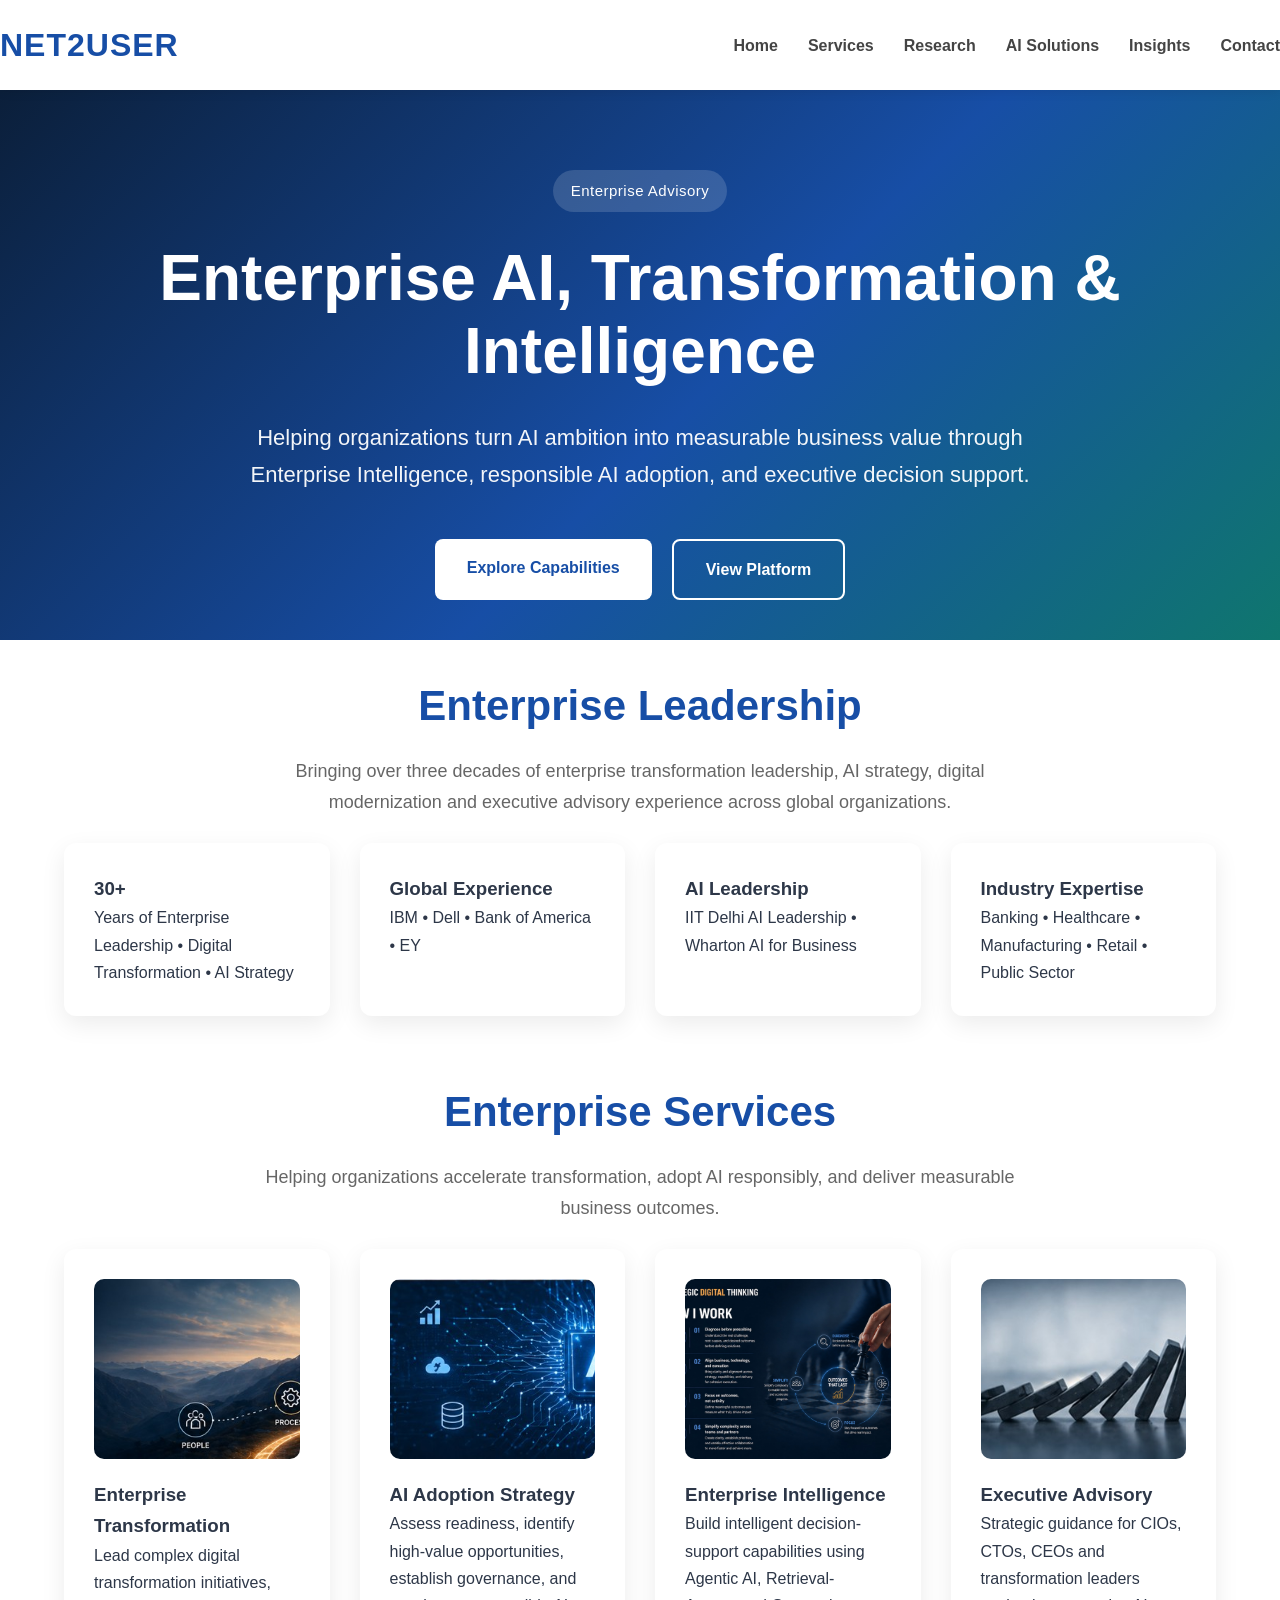
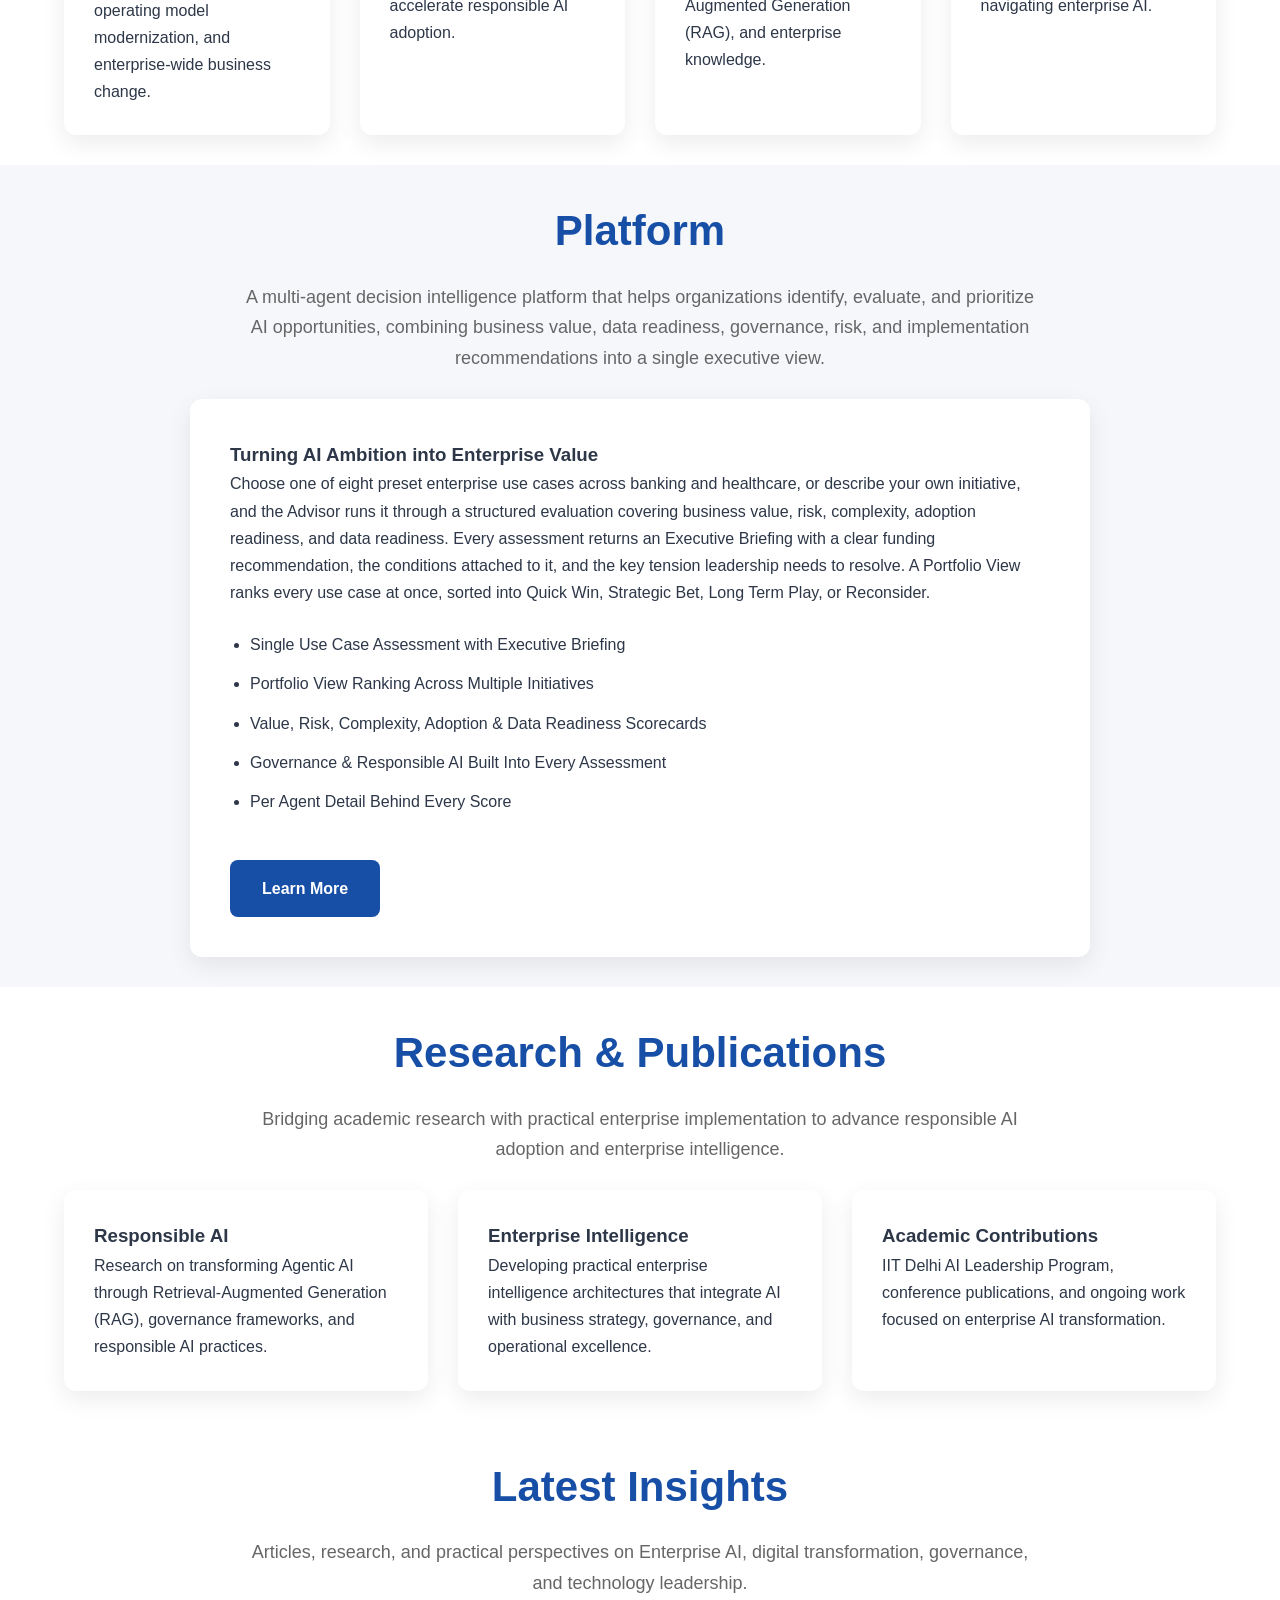
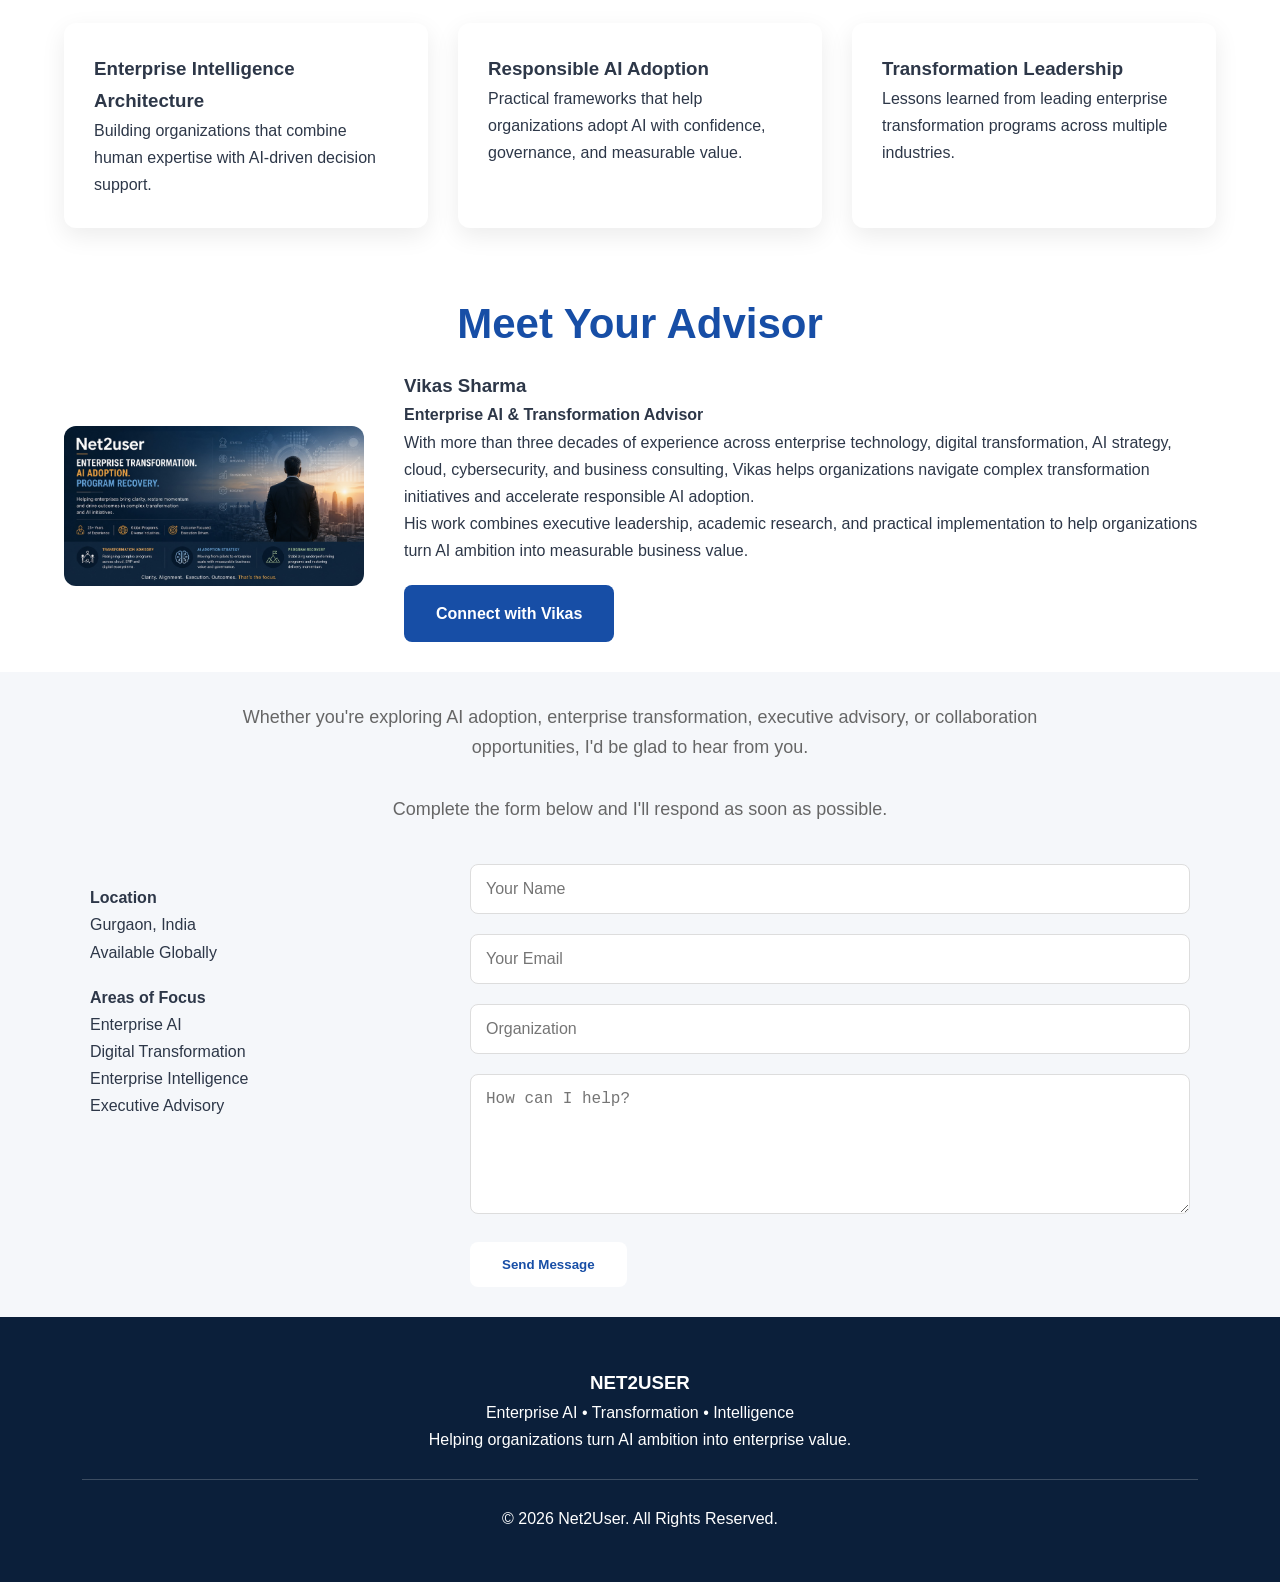
<file: index.html>
<!DOCTYPE html>
<html lang="en">

<head>

<!-- Google tag (gtag.js) -->
<script async src="https://www.googletagmanager.com/gtag/js?id=G-8HYZLM2S2Q"></script>
<script>
  window.dataLayer = window.dataLayer || [];
  function gtag(){dataLayer.push(arguments);}
  gtag('js', new Date());
  gtag('config', 'G-8HYZLM2S2Q');
</script>

<meta charset="UTF-8">

    <meta name="viewport"
          content="width=device-width, initial-scale=1.0">

    <title>
        Net2User | Enterprise AI & Transformation Advisory
    </title>

    <meta name="description"
          content="Enterprise AI, Transformation and Intelligence advisory by Vikas Sharma. Helping organizations adopt AI responsibly, modernize operations and build enterprise intelligence capabilities.">

    <link rel="stylesheet"
          href="css/styles.css">

</head>

<body>

<!-- =========================
     Navigation
========================== -->

<header>

    <nav class="navbar">
<div class="logo">NET2USER</div>
<button class="menu-toggle" id="menuToggle" aria-label="Toggle menu">
<span></span>
<span></span>
<span></span>
</button>
<ul class="nav-links" id="navLinks">

            <li><a href="index.html">Home</a></li>

            <li><a href="services.html">Services</a></li>

            <li><a href="research.html">Research</a></li>

            <li><a href="projects.html">AI Solutions</a></li>

            <li><a href="insights.html">Insights</a></li>

            <li><a href="contact.html">Contact</a></li>

        </ul>

    </nav>

</header>

<!-- =========================
     Hero
========================== -->

<section class="hero">

    <div class="hero-content">

        <span class="eyebrow">

            Enterprise Advisory

        </span>

        <h1>

            Enterprise AI,
            Transformation &
            Intelligence

        </h1>

        <p>

            Helping organizations turn AI ambition into measurable business value through Enterprise Intelligence, responsible AI adoption, and executive decision support.

        </p>

        <div class="buttons">

            <a href="services.html"
               class="btn-primary">

                Explore Capabilities

            </a>

            <a href="projects.html"
               class="btn-secondary">

                View Platform

            </a>

        </div>

    </div>

</section>

<!-- =========================
     Enterprise Leadership
========================== -->

<section class="experience">

    <div class="container">

        <h2>

            Enterprise Leadership

        </h2>

        <p class="section-intro">

            Bringing over three decades of enterprise transformation leadership, AI strategy, digital modernization and executive advisory experience across global organizations.

        </p>

        <div class="experience-grid">

    <div class="experience-card">

        <h3>30+</h3>

        <p>Years of Enterprise Leadership • Digital Transformation • AI Strategy</p>

    </div>

    <div class="experience-card">

        <h3>Global Experience</h3>

        <p>IBM • Dell • Bank of America • EY</p>

    </div>

    <div class="experience-card">

        <h3>AI Leadership</h3>

        <p>IIT Delhi AI Leadership • Wharton AI for Business</p>

    </div>

    <div class="experience-card">

        <h3>Industry Expertise</h3>

        <p>Banking • Healthcare • Manufacturing • Retail • Public Sector</p>

    </div>

</div>
    </div>

</section>

<!-- =========================
     Enterprise Services
========================== -->

<section class="services">

    <div class="container">

        <h2>Enterprise Services</h2>

        <p class="section-intro">

            Helping organizations accelerate transformation, adopt AI responsibly, and deliver measurable business outcomes.

        </p>

        <div class="services-grid">

            <div class="service-card">

                <img src="images/Transformation Advisory.jpg" alt="Enterprise Transformation">

                <h3>Enterprise Transformation</h3>

                <p>

                    Lead complex digital transformation initiatives,
                    operating model modernization,
                    and enterprise-wide business change.

                </p>

            </div>

            <div class="service-card">

                <img src="images/AI Adoption Strategy.jpg" alt="AI Adoption Strategy">

                <h3>AI Adoption Strategy</h3>

                <p>

                    Assess readiness,
                    identify high-value opportunities,
                    establish governance,
                    and accelerate responsible AI adoption.

                </p>

            </div>

            <div class="service-card">

                <img src="images/Strategic Thinking.jpeg" alt="Enterprise Intelligence">

                <h3>Enterprise Intelligence</h3>

                <p>

                    Build intelligent decision-support capabilities
                    using Agentic AI,
                    Retrieval-Augmented Generation (RAG),
                    and enterprise knowledge.

                </p>

            </div>

            <div class="service-card">

                <img src="images/Program Recovery.jpg" alt="Executive Advisory">

                <h3>Executive Advisory</h3>

                <p>

                    Strategic guidance for CIOs,
                    CTOs,
                    CEOs and transformation leaders navigating enterprise AI.

                </p>

            </div>

        </div>

    </div>

</section>

<!-- =========================
     AI Adoption Advisor
========================== -->

<section class="advisor">

    <div class="container">

        <h2>

            Platform

        </h2>

        <p class="section-intro">

            A multi-agent decision intelligence platform that helps organizations identify, evaluate, and prioritize AI opportunities, combining business value, data readiness, governance, risk, and implementation recommendations into a single executive view.

        </p>

        <div class="advisor-box">

            <h3>

                Turning AI Ambition into Enterprise Value

            </h3>

            <p>

                Choose one of eight preset enterprise use cases across banking and healthcare, or describe your own initiative, and the Advisor runs it through a structured evaluation covering business value, risk, complexity, adoption readiness, and data readiness. Every assessment returns an Executive Briefing with a clear funding recommendation, the conditions attached to it, and the key tension leadership needs to resolve. A Portfolio View ranks every use case at once, sorted into Quick Win, Strategic Bet, Long Term Play, or Reconsider.

            </p>

            <ul>

    <li>Single Use Case Assessment with Executive Briefing</li>

    <li>Portfolio View Ranking Across Multiple Initiatives</li>

    <li>Value, Risk, Complexity, Adoption & Data Readiness Scorecards</li>

    <li>Governance & Responsible AI Built Into Every Assessment</li>

    <li>Per Agent Detail Behind Every Score</li>

</ul>

            <a href="projects.html"
               class="btn-primary">

                Learn More

            </a>

        </div>

    </div>

</section>

<!-- =========================
     Research & Publications
========================== -->

<section class="research">

    <div class="container">

        <h2>Research & Publications</h2>

        <p class="section-intro">

            Bridging academic research with practical enterprise implementation to advance responsible AI adoption and enterprise intelligence.

        </p>

        <div class="research-grid">

            <div class="research-card">

                <h3>Responsible AI</h3>

                <p>

                    Research on transforming Agentic AI through Retrieval-Augmented Generation (RAG), governance frameworks, and responsible AI practices.

                </p>

            </div>

            <div class="research-card">

                <h3>Enterprise Intelligence</h3>

                <p>

                    Developing practical enterprise intelligence architectures that integrate AI with business strategy, governance, and operational excellence.

                </p>

            </div>

            <div class="research-card">

                <h3>Academic Contributions</h3>

                <p>

                    IIT Delhi AI Leadership Program, conference publications, and ongoing work focused on enterprise AI transformation.

                </p>

            </div>

        </div>

    </div>

</section>

<!-- =========================
     Insights
========================== -->

<section class="insights">

    <div class="container">

        <h2>Latest Insights</h2>

        <p class="section-intro">

            Articles, research, and practical perspectives on Enterprise AI, digital transformation, governance, and technology leadership.

        </p>

        <div class="insights-grid">

            <div class="insight-card">

                <h3>Enterprise Intelligence Architecture</h3>

                <p>

                    Building organizations that combine human expertise with AI-driven decision support.

                </p>

            </div>

            <div class="insight-card">

                <h3>Responsible AI Adoption</h3>

                <p>

                    Practical frameworks that help organizations adopt AI with confidence, governance, and measurable value.

                </p>

            </div>

            <div class="insight-card">

                <h3>Transformation Leadership</h3>

                <p>

                    Lessons learned from leading enterprise transformation programs across multiple industries.

                </p>

            </div>

        </div>

    </div>

</section>

<!-- =========================
     Meet Your Advisor
========================== -->

<section class="advisor-profile">

    <div class="container">

        <h2>Meet Your Advisor</h2>

        <div class="profile-box">

            <div class="profile-image">

                <img src="images/Banner Image Net2user.jpeg" alt="Net2User">

            </div>

            <div class="profile-content">

                <h3>Vikas Sharma</h3>

                <h4>

                    Enterprise AI & Transformation Advisor

                </h4>

                <p>

                    With more than three decades of experience across enterprise technology, digital transformation, AI strategy, cloud, cybersecurity, and business consulting, Vikas helps organizations navigate complex transformation initiatives and accelerate responsible AI adoption.

                </p>

                <p>

                    His work combines executive leadership, academic research, and practical implementation to help organizations turn AI ambition into measurable business value.

                </p>

                <a href="contact.html"
                   class="btn-primary">

                    Connect with Vikas

                </a>

            </div>

        </div>

    </div>

</section>

<!-- =========================
     Contact
========================== -->

<section class="contact">

    <div class="container">

        <p class="section-intro">
            Whether you're exploring AI adoption, enterprise transformation, executive advisory, or collaboration opportunities, I'd be glad to hear from you.
            <br><br>
            Complete the form below and I'll respond as soon as possible.
        </p>

        <div class="contact-grid">

            <aside class="contact-info">

                <p>
                    <strong>Location</strong><br>
                    Gurgaon, India<br>
                    Available Globally
                </p>

                <p>
                    <strong>Areas of Focus</strong><br>
                    Enterprise AI<br>
                    Digital Transformation<br>
                    Enterprise Intelligence<br>
                    Executive Advisory
                </p>

            </aside>

            <div class="contact-form">

    <form id="contactForm" action="https://formspree.io/f/xdaqylap" method="POST">

        <input type="text" name="_gotcha" style="display:none" tabindex="-1" autocomplete="off">

        <input type="hidden" name="_subject" value="New inquiry from Net2User website">

                    <input type="hidden" name="_next" value="https://net2user.com/thankyou.html">

                    <input
                        type="text"
                        name="name"
                        placeholder="Your Name"
                        required>

                    <input
                        type="email"
                        name="email"
                        placeholder="Your Email"
                        required>

                    <input
                        type="text"
                        name="organization"
                        placeholder="Organization">

                    <textarea
                        name="message"
                        rows="6"
                        placeholder="How can I help?"
                        required></textarea>

                    <button
                        class="btn-primary"
                        type="submit">
                        Send Message
                    </button>

                </form>

            </div>

        </div>

    </div>

</section>

<!-- =========================
     Footer
========================== -->

<footer>

    <div class="container">

        <div class="footer-content">

            <h3>NET2USER</h3>

            <p>

                Enterprise AI • Transformation • Intelligence

            </p>

            <p>

                Helping organizations turn AI ambition into enterprise value.

            </p>

            <hr>

            <p>

                © 2026 Net2User.
                All Rights Reserved.

            </p>

        </div>

    </div>

</footer>

<script src="js/main.js"></script>

<script>
const contactForm = document.getElementById('contactForm');
if (contactForm) {
  contactForm.addEventListener('submit', function (e) {
    e.preventDefault();
    const form = e.target;
    const data = new FormData(form);
    fetch(form.action, {
      method: 'POST',
      body: data,
      headers: { 'Accept': 'application/json' }
    }).then(response => {
      if (response.ok) {
        window.location.href = 'thankyou.html';
      } else {
        alert('Something went wrong sending your message. Please try again or email directly.');
      }
    }).catch(() => {
      alert('Something went wrong sending your message. Please try again or email directly.');
    });
  });
}
</script>

</body>

</html>
</file>
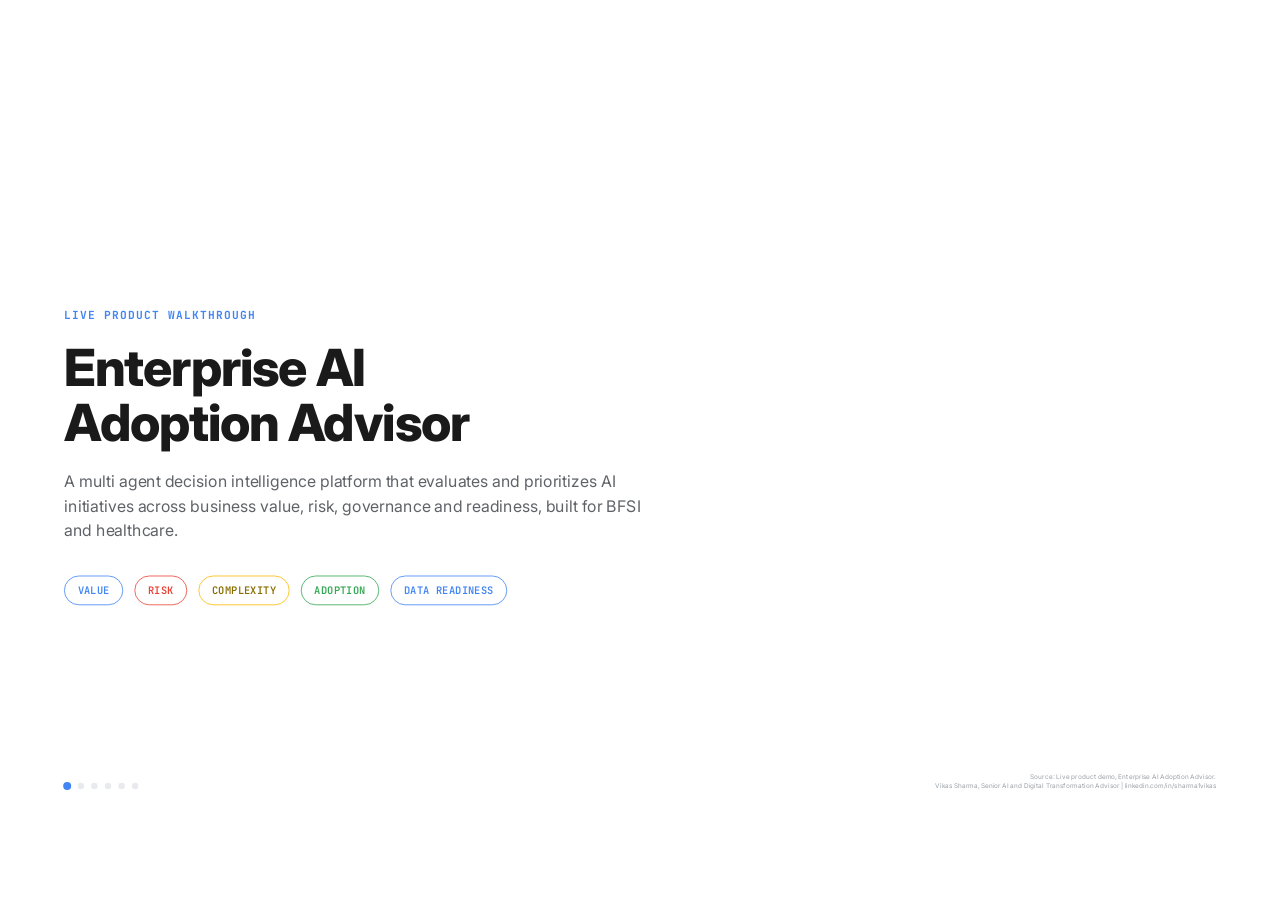
<file: adoption-advisor-demo.html>
<!DOCTYPE html>
<html lang="en">
<head>

<!-- Google tag (gtag.js) -->
<script async src="https://www.googletagmanager.com/gtag/js?id=G-8HYZLM2S2Q"></script>
<script>
  window.dataLayer = window.dataLayer || [];
  function gtag(){dataLayer.push(arguments);}
  gtag('js', new Date());
  gtag('config', 'G-8HYZLM2S2Q');
</script>

<meta charset="UTF-8">
<title>Enterprise AI Adoption Advisor — Live Demo</title>
<style>
  @import url('https://fonts.googleapis.com/css2?family=Inter:wght@400;500;600;700;800&family=JetBrains+Mono:wght@500;700&display=swap');

  :root{
    --bg:#FFFFFF;
    --ink:#1A1A1A;
    --muted:#5F6368;
    --line:#E8EAED;
    --blue:#4285F4;
    --red:#EA4335;
    --yellow:#FBBC05;
    --green:#34A853;
  }

  *{box-sizing:border-box;}
  html,body{margin:0;padding:0;background:var(--bg);height:100%;overflow:hidden;}
  body{
    font-family:'Inter',system-ui,-apple-system,sans-serif;
    color:var(--ink);
  }
  .viewport{
    width:100vw;
    height:100vh;
    display:flex;
    align-items:center;
    justify-content:center;
    background:var(--bg);
    overflow:hidden;
  }
  .stage{
    position:relative;
    width:1600px;
    height:900px;
    background:var(--bg);
    flex:none;
  }
  .scene{
    position:absolute;
    inset:0;
    opacity:0;
    pointer-events:none;
    display:flex;
    flex-direction:column;
    padding:64px 80px 48px 80px;
    transition:opacity .6s ease;
  }
  .scene.active{ opacity:1; pointer-events:auto; }

  .mono{ font-family:'JetBrains Mono',monospace; }

  /* header bar shared across scenes */
  .topbar{
    display:flex;
    align-items:baseline;
    justify-content:space-between;
    margin-bottom:36px;
  }
  .brand{
    font-weight:800;
    font-size:30px;
    letter-spacing:-0.5px;
  }
  .brand .dot{ color:var(--blue); }
  .tagline{
    font-size:14px;
    color:var(--muted);
    max-width:560px;
    text-align:right;
    line-height:1.5;
  }

  /* ---------- SCENE 1: HERO ---------- */
  #scene-hero{ align-items:flex-start; justify-content:center; }
  .hero-eyebrow{
    font-family:'JetBrains Mono',monospace;
    font-size:14px;
    font-weight:700;
    letter-spacing:2px;
    color:var(--blue);
    text-transform:uppercase;
    margin-bottom:22px;
    opacity:0;
  }
  .hero-title{
    font-size:64px;
    font-weight:800;
    letter-spacing:-1.5px;
    line-height:1.08;
    max-width:1100px;
    opacity:0;
  }
  .hero-sub{
    font-size:20px;
    color:var(--muted);
    max-width:760px;
    margin-top:24px;
    line-height:1.55;
    opacity:0;
  }
  .hero-chips{
    display:flex;
    gap:14px;
    margin-top:40px;
    opacity:0;
  }
  .chip{
    font-family:'JetBrains Mono',monospace;
    font-size:13px;
    font-weight:600;
    padding:9px 16px;
    border-radius:20px;
    border:1.5px solid var(--line);
    color:var(--ink);
  }
  .chip.b{ border-color:var(--blue); color:var(--blue); }
  .chip.g{ border-color:var(--green); color:var(--green); }
  .chip.y{ border-color:var(--yellow); color:#8a6d00; }
  .chip.r{ border-color:var(--red); color:var(--red); }

  #scene-hero.active .hero-eyebrow{ animation:riseIn .6s ease forwards .1s; }
  #scene-hero.active .hero-title{ animation:riseIn .7s ease forwards .3s; }
  #scene-hero.active .hero-sub{ animation:riseIn .7s ease forwards .55s; }
  #scene-hero.active .hero-chips{ animation:riseIn .7s ease forwards .8s; }

  @keyframes riseIn{
    from{ opacity:0; transform:translateY(18px); }
    to{ opacity:1; transform:translateY(0); }
  }

  /* ---------- SCENE 2: SINGLE USE CASE ---------- */
  .panel-label{
    display:flex;
    gap:28px;
    font-size:15px;
    font-weight:600;
    margin-bottom:22px;
  }
  .panel-label span{ padding-bottom:8px; color:var(--muted); }
  .panel-label span.on{ color:var(--red); border-bottom:2.5px solid var(--red); }

  .field-label{ font-size:13px; color:var(--muted); margin-bottom:8px; font-weight:600; }
  .input-box{
    border:1.5px solid var(--line);
    border-radius:8px;
    padding:16px 18px;
    font-size:15px;
    color:var(--ink);
    background:#FAFAFA;
    min-height:26px;
    margin-bottom:26px;
    max-width:900px;
  }
  #typed-text::after{
    content:'';
    display:inline-block;
    width:2px;
    height:16px;
    background:var(--ink);
    margin-left:2px;
    vertical-align:-2px;
    animation:blink 1s step-end infinite;
  }
  @keyframes blink{ 50%{ opacity:0; } }

  .run-btn{
    background:var(--red);
    color:#fff;
    font-weight:700;
    font-size:14px;
    border:none;
    border-radius:8px;
    padding:14px 26px;
    width:fit-content;
    margin-bottom:34px;
    opacity:.45;
    transition:opacity .3s ease, transform .15s ease;
  }
  .run-btn.pulse{ opacity:1; animation:pulseBtn .5s ease; }
  @keyframes pulseBtn{
    0%{ transform:scale(1); }
    40%{ transform:scale(1.05); box-shadow:0 0 0 8px rgba(234,67,53,0.12); }
    100%{ transform:scale(1); }
  }

  .score-row{
    display:flex;
    gap:20px;
    margin-bottom:30px;
  }
  .score-card{
    flex:1;
    border:1.5px solid var(--line);
    border-radius:10px;
    padding:18px 20px;
    opacity:0;
    transform:translateY(14px);
  }
  .score-card.show{ animation:cardIn .5s ease forwards; }
  @keyframes cardIn{ to{ opacity:1; transform:translateY(0); } }
  .score-card .lbl{ font-size:12.5px; color:var(--muted); font-weight:600; margin-bottom:10px; }
  .score-card .num{
    font-family:'JetBrains Mono',monospace;
    font-size:34px;
    font-weight:700;
  }
  .score-card .num small{ font-size:15px; color:var(--muted); font-weight:500; }
  .score-card .bar{
    height:5px;
    border-radius:3px;
    background:var(--line);
    margin-top:12px;
    overflow:hidden;
  }
  .score-card .bar i{
    display:block;
    height:100%;
    width:0%;
    border-radius:3px;
    transition:width 1s cubic-bezier(.2,.8,.3,1);
  }

  .brief-card{
    border:1.5px solid var(--line);
    border-radius:12px;
    padding:26px 30px;
    max-width:1050px;
    opacity:0;
    transform:translateY(16px);
    border-left:5px solid var(--green);
  }
  .brief-card.show{ animation:cardIn .6s ease forwards; }
  .brief-top{ display:flex; align-items:center; gap:14px; margin-bottom:14px; }
  .brief-badge{
    font-family:'JetBrains Mono',monospace;
    font-size:12.5px;
    font-weight:700;
    color:#fff;
    background:var(--green);
    padding:6px 12px;
    border-radius:6px;
    letter-spacing:.3px;
  }
  .brief-title{ font-size:19px; font-weight:700; }
  .brief-row{ font-size:14.5px; color:var(--muted); margin-top:8px; line-height:1.6; }
  .brief-row b{ color:var(--ink); }

  /* ---------- SCENE 3: PORTFOLIO ---------- */
  .port-note{ font-size:13.5px; color:var(--muted); margin-bottom:22px; }
  .port-list{ display:flex; flex-direction:column; gap:10px; }
  .port-row{
    display:grid;
    grid-template-columns:42px 1fr 210px 150px;
    align-items:center;
    gap:18px;
    padding:12px 16px;
    border:1.5px solid var(--line);
    border-radius:8px;
    opacity:0;
    transform:translateX(-14px);
  }
  .port-row.show{ animation:rowIn .45s ease forwards; }
  @keyframes rowIn{ to{ opacity:1; transform:translateX(0); } }
  .port-rank{ font-family:'JetBrains Mono',monospace; font-weight:700; color:var(--muted); font-size:15px; }
  .port-name{ font-size:14.5px; font-weight:600; }
  .port-sub{ font-size:12px; color:var(--muted); margin-top:2px; }
  .port-bar-wrap{ display:flex; align-items:center; gap:10px; }
  .port-bar{ flex:1; height:6px; border-radius:3px; background:var(--line); overflow:hidden; }
  .port-bar i{ display:block; height:100%; width:0%; border-radius:3px; transition:width 1s ease; }
  .port-score{ font-family:'JetBrains Mono',monospace; font-size:13px; font-weight:700; width:46px; text-align:right; }
  .port-tag{
    font-family:'JetBrains Mono',monospace;
    font-size:11.5px;
    font-weight:700;
    padding:6px 10px;
    border-radius:20px;
    text-align:center;
    width:fit-content;
    justify-self:end;
  }
  .tag-quick{ background:rgba(52,168,83,0.12); color:var(--green); }
  .tag-strategic{ background:rgba(251,188,5,0.16); color:#8a6d00; }
  .tag-longterm{ background:rgba(234,67,53,0.10); color:#b23528; }
  .tag-reconsider{ background:rgba(234,67,53,0.16); color:var(--red); }

  /* ---------- SCENE 4: CLOSING ---------- */
  #scene-close{ align-items:center; justify-content:center; text-align:center; }
  .close-title{ font-size:44px; font-weight:800; letter-spacing:-1px; opacity:0; }
  .close-sub{ font-size:17px; color:var(--muted); max-width:640px; margin-top:18px; opacity:0; }
  .close-link{
    font-family:'JetBrains Mono',monospace;
    font-size:15px;
    font-weight:700;
    color:var(--blue);
    margin-top:30px;
    opacity:0;
  }
  #scene-close.active .close-title{ animation:riseIn .6s ease forwards .1s; }
  #scene-close.active .close-sub{ animation:riseIn .6s ease forwards .3s; }
  #scene-close.active .close-link{ animation:riseIn .6s ease forwards .5s; }

  /* ---------- dots ---------- */
  .dots{
    position:absolute;
    bottom:26px;
    left:80px;
    display:flex;
    gap:9px;
  }
  .dots i{
    width:8px; height:8px; border-radius:50%;
    background:var(--line);
    transition:background .3s ease, transform .3s ease;
  }
  .dots i.on{ background:var(--blue); transform:scale(1.25); }

  .sig{
    position:absolute;
    bottom:24px;
    right:80px;
    font-size:8px;
    color:#9AA0A6;
    font-family:'Inter',sans-serif;
    text-align:right;
    line-height:1.5;
  }
</style>
</head>
<body>

<div class="viewport" id="viewport">
<div class="stage" id="stage">

  <!-- SCENE 1 : HERO -->
  <div class="scene" id="scene-hero">
    <div class="hero-eyebrow">Live Product Walkthrough</div>
    <div class="hero-title">Enterprise AI<br>Adoption Advisor</div>
    <div class="hero-sub">A multi agent decision intelligence platform that evaluates and prioritizes AI initiatives across business value, risk, governance and readiness, built for BFSI and healthcare.</div>
    <div class="hero-chips">
      <div class="chip b">VALUE</div>
      <div class="chip r">RISK</div>
      <div class="chip y">COMPLEXITY</div>
      <div class="chip g">ADOPTION</div>
      <div class="chip b">DATA READINESS</div>
    </div>
  </div>

  <!-- SCENE 2 : SINGLE USE CASE -->
  <div class="scene" id="scene-single">
    <div class="topbar">
      <div class="brand">Enterprise AI Adoption Advisor<span class="dot">.</span></div>
      <div class="tagline">Multi agent evaluation for BFSI and Healthcare AI use cases</div>
    </div>
    <div class="panel-label"><span class="on">Single Use Case</span><span>Portfolio View</span></div>
    <div class="field-label" id="case-id-label">Choose a sample use case</div>
    <div class="input-box"><span id="typed-text"></span></div>
    <button class="run-btn" id="run-btn">Run assessment</button>

    <div class="brief-card" id="brief-card" style="margin-bottom:26px;">
      <div class="brief-top"><div class="brief-badge">FUND WITH CONDITIONS</div><div class="brief-title" id="brief-headline">Executive Briefing</div></div>
      <div class="brief-row" id="brief-cond"><b>Top condition for funding:</b> —</div>
      <div class="brief-row" id="brief-tension"><b>Key tension:</b> —</div>
    </div>

    <div class="score-row" id="score-row">
      <div class="score-card" data-key="value"><div class="lbl">VALUE</div><div class="num"><span class="cnt">0</span><small>/100</small></div><div class="bar"><i style="background:var(--blue)"></i></div></div>
      <div class="score-card" data-key="risk"><div class="lbl">RISK</div><div class="num"><span class="cnt">0</span><small>/100</small></div><div class="bar"><i style="background:var(--red)"></i></div></div>
      <div class="score-card" data-key="complexity"><div class="lbl">COMPLEXITY</div><div class="num"><span class="cnt">0</span><small>/100</small></div><div class="bar"><i style="background:var(--yellow)"></i></div></div>
      <div class="score-card" data-key="adoption"><div class="lbl">ADOPTION</div><div class="num"><span class="cnt">0</span><small>/100</small></div><div class="bar"><i style="background:var(--green)"></i></div></div>
      <div class="score-card" data-key="data"><div class="lbl">DATA READINESS</div><div class="num"><span class="cnt">0</span><small>/100</small></div><div class="bar"><i style="background:var(--blue)"></i></div></div>
    </div>
  </div>

  <!-- SCENE 3 : PORTFOLIO -->
  <div class="scene" id="scene-portfolio">
    <div class="topbar">
      <div class="brand">Enterprise AI Adoption Advisor<span class="dot">.</span></div>
      <div class="tagline">Portfolio View — ranked across all eight use cases</div>
    </div>
    <div class="panel-label"><span>Single Use Case</span><span class="on">Portfolio View</span></div>
    <div class="port-note">Ranked Portfolio · cached across eight synthetic use cases, no live API calls needed</div>
    <div class="port-list" id="port-list">
      <!-- rows injected by JS -->
    </div>
    <div class="port-obs" id="port-obs" style="opacity:0;margin-top:22px;padding-top:18px;border-top:1.5px solid var(--line);">
      <div style="font-size:13px;font-weight:700;color:var(--muted);margin-bottom:10px;">PORTFOLIO LEVEL OBSERVATIONS</div>
      <div style="font-size:13.5px;line-height:1.7;color:var(--ink);">
        Heavily skewed towards procurement and clinical operations, a strong focus on operational efficiency &nbsp;·&nbsp;
        Higher risk and complexity scores point to the need for robust governance and change management &nbsp;·&nbsp;
        Adoption readiness is a common challenge, underscoring organizational readiness and stakeholder engagement
      </div>
    </div>
  </div>

  <!-- SCENE 4 : CLOSE -->
  <div class="scene" id="scene-close">
    <div class="close-title">Try it on your own use case</div>
    <div class="close-sub">Eight preset BFSI and healthcare scenarios, or describe your own initiative, evaluated in one structured executive view.</div>
    <div class="close-link">multi-agent-enterprise-ai-adoption-advisor-ixmdm7zxqmqrhxgkzna.streamlit.app</div>
  </div>

  <div class="dots">
    <i class="d0 on"></i><i class="d1"></i><i class="d2"></i><i class="d3"></i><i class="d4"></i><i class="d5"></i>
  </div>
  <div class="sig">Source: Live product demo, Enterprise AI Adoption Advisor.<br>Vikas Sharma, Senior AI and Digital Transformation Advisor | linkedin.com/in/sharma1vikas</div>

</div>
</div>

<script>
const singleCases = [
  {
    id: "UC-004 · AI-assisted clinical documentation for outpatient visits",
    desc: "Ambient AI system to draft clinical notes from physician patient conversations during outpatient consultations.",
    headline: "Ambient AI system for clinical note drafting offers significant value, but requires careful implementation and mitigation of risks.",
    condition: "Implementation of robust quality control and review processes for drafted clinical notes.",
    tension: "Balancing the benefits of the ambient AI system against the risks and complexity of its implementation, particularly around data privacy and security.",
    scores: { value:78, risk:82, complexity:85, adoption:68, data:40 }
  },
  {
    id: "UC-003 · Claims triage and fraud flagging",
    desc: "AI model to aggregate insurance claims and flag patterns consistent with historical fraud cases for human review.",
    headline: "Implement AI-driven insurance claims triage with careful data preparation and model explainability to unlock $1.5M to $2.5M in annual value.",
    condition: "Development of a comprehensive data labeling process for historical fraud cases.",
    tension: "High quality, labeled historical fraud data is needed to train the model, but preparing it may delay the project timeline.",
    scores: { value:72, risk:68, complexity:68, adoption:68, data:60 }
  },
  {
    id: "UC-002 · Automated KYC document verification",
    desc: "AI system to extract and verify identity documents during customer onboarding, reducing manual review time.",
    headline: "Invest in AI-powered identity document extraction and verification to reduce manual review time and enhance compliance.",
    condition: "Development of a comprehensive data standardization framework for identity documents.",
    tension: "Balancing the benefits of automated verification against the risk of non compliance and data breaches requires careful planning.",
    scores: { value:72, risk:70, complexity:68, adoption:72, data:60 }
  }
];
let caseIdx = 0;

const portfolio = [
  {rank:1, name:"Procurement of clinical supplies with demand forecasting", id:"UC-005", score:82, tag:"Quick Win", tagClass:"tag-quick", note:"High value with low risk and moderate complexity makes it a compelling first investment.", color:"var(--green)"},
  {rank:2, name:"AI-assisted procurement operations for indirect spend", id:"UC-001", score:76, tag:"Quick Win", tagClass:"tag-quick", note:"Balanced profile with high value, moderate risk and complexity, a close second for funding.", color:"var(--green)"},
  {rank:3, name:"AI-assisted vendor risk assessment for procurement", id:"UC-008", score:74, tag:"Quick Win", tagClass:"tag-quick", note:"Moderate to high value, lower risk and lower complexity make it a solid near-term choice.", color:"var(--green)"},
  {rank:4, name:"AI-based prior authorization triage", id:"UC-006", score:72, tag:"Strategic Bet", tagClass:"tag-strategic", note:"High value but higher risk and complexity require more governance and planning.", color:"var(--yellow)"},
  {rank:5, name:"Automated KYC document verification", id:"UC-002", score:68, tag:"Strategic Bet", tagClass:"tag-strategic", note:"Moderate to high value with higher risk and complexity, needs careful planning.", color:"var(--yellow)"},
  {rank:6, name:"Loan underwriting document summarization", id:"UC-007", score:66, tag:"Long Term Play", tagClass:"tag-longterm", note:"Moderate value with balanced risk and complexity, lower adoption readiness delays it.", color:"var(--red)"},
  {rank:7, name:"Claims triage and fraud flagging", id:"UC-003", score:65, tag:"Long Term Play", tagClass:"tag-longterm", note:"Moderate value but higher complexity and lower adoption readiness.", color:"var(--red)"},
  {rank:8, name:"AI-assisted clinical documentation for outpatient visits", id:"UC-004", score:62, tag:"Reconsider", tagClass:"tag-reconsider", note:"High risk and complexity outweigh the value, suggesting reevaluation.", color:"var(--red)"}
];

const portList = document.getElementById('port-list');
portfolio.forEach(p=>{
  const row = document.createElement('div');
  row.className = 'port-row';
  row.innerHTML = `
    <div class="port-rank">#${p.rank}</div>
    <div><div class="port-name">${p.name}</div><div class="port-sub">${p.id} — ${p.note}</div></div>
    <div class="port-bar-wrap"><div class="port-bar"><i style="background:${p.color}" data-target="${p.score}"></i></div><div class="port-score">${p.score}</div></div>
    <div class="port-tag ${p.tagClass}">${p.tag}</div>
  `;
  portList.appendChild(row);
});

function typeText(el, text, speed, done){
  let i = 0;
  el.textContent = '';
  const iv = setInterval(()=>{
    el.textContent += text[i];
    i++;
    if(i >= text.length){ clearInterval(iv); if(done) done(); }
  }, speed);
}

function countUp(el, target, dur){
  const start = performance.now();
  function tick(now){
    const p = Math.min(1, (now-start)/dur);
    el.textContent = Math.round(p*target);
    if(p<1) requestAnimationFrame(tick);
  }
  requestAnimationFrame(tick);
}

const scenes = ['scene-hero','scene-single','scene-single','scene-single','scene-portfolio','scene-close'];
let sceneIdx = 0;

function showScene(idx){
  const uniqueIds = ['scene-hero','scene-single','scene-portfolio','scene-close'];
  uniqueIds.forEach(id=>{
    document.getElementById(id).classList.toggle('active', scenes[idx]===id);
  });
  document.querySelectorAll('.dots i').forEach((d,i)=>d.classList.toggle('on', i===idx));

  if(scenes[idx] === 'scene-single'){
    runSingleScene();
  }
  if(scenes[idx] === 'scene-portfolio'){
    runPortfolioScene();
  }
}

function runSingleScene(){
  const data = singleCases[caseIdx % singleCases.length];
  caseIdx++;

  const idLabel = document.getElementById('case-id-label');
  const typedEl = document.getElementById('typed-text');
  const runBtn = document.getElementById('run-btn');
  const scoreRow = document.getElementById('score-row');
  const briefCard = document.getElementById('brief-card');

  idLabel.textContent = data.id;
  document.getElementById('brief-headline').textContent = data.headline;
  document.getElementById('brief-cond').innerHTML = '<b>Top condition for funding:</b> ' + data.condition;
  document.getElementById('brief-tension').innerHTML = '<b>Key tension:</b> ' + data.tension;

  typedEl.textContent = '';
  runBtn.classList.remove('pulse');
  scoreRow.querySelectorAll('.score-card').forEach(c=>{
    c.classList.remove('show');
    c.querySelector('.cnt').textContent = '0';
    c.querySelector('.bar i').style.width = '0%';
  });
  briefCard.classList.remove('show');

  typeText(typedEl, data.desc, 22, ()=>{
    setTimeout(()=>{
      runBtn.classList.add('pulse');
      setTimeout(()=>{
        briefCard.classList.add('show');
        setTimeout(()=>{
          scoreRow.querySelectorAll('.score-card').forEach((c,i)=>{
            setTimeout(()=>{
              c.classList.add('show');
              const target = data.scores[c.dataset.key];
              countUp(c.querySelector('.cnt'), target, 800);
              c.querySelector('.bar i').style.width = target + '%';
            }, i*120);
          });
        }, 500);
      }, 450);
    }, 350);
  });
}

function runPortfolioScene(){
  const rows = document.querySelectorAll('.port-row');
  const obs = document.getElementById('port-obs');
  obs.style.transition = 'opacity .6s ease';
  obs.style.opacity = 0;
  rows.forEach(r=>{
    r.classList.remove('show');
    r.querySelector('.port-bar i').style.width = '0%';
  });
  rows.forEach((r,i)=>{
    setTimeout(()=>{
      r.classList.add('show');
      const bar = r.querySelector('.port-bar i');
      bar.style.width = bar.dataset.target + '%';
    }, i*180);
  });
  setTimeout(()=>{ obs.style.opacity = 1; }, rows.length*180 + 300);
}

function loop(){
  showScene(sceneIdx);
  const durations = [4200, 7600, 7600, 7600, 7200, 4200];
  setTimeout(()=>{
    sceneIdx = (sceneIdx+1) % scenes.length;
    loop();
  }, durations[sceneIdx]);
}
function fitStage(){
  const stage = document.getElementById('stage');
  const scale = Math.min(window.innerWidth/1600, window.innerHeight/900);
  stage.style.transform = 'scale(' + scale + ')';
}
window.addEventListener('resize', fitStage);
fitStage();

loop();
</script>

</body>
</html>
</file>
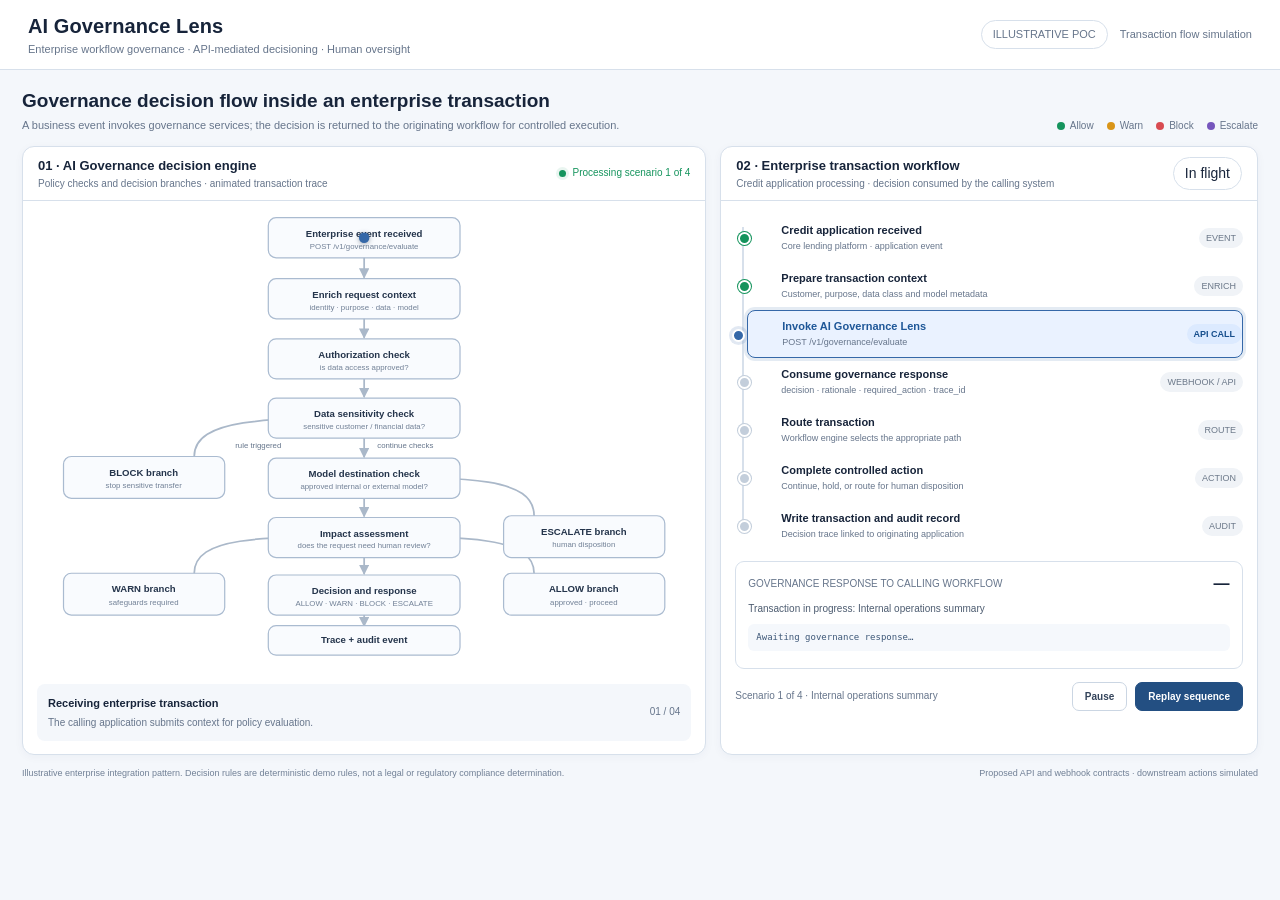
<file: ai-governance-lens-enterprise-workflow.html>
<!DOCTYPE html>
<html lang="en">
<head>
<meta charset="utf-8">
<meta name="viewport" content="width=device-width, initial-scale=1">
<title>AI Governance Lens | Enterprise Workflow Simulation</title>
<style>
:root{--ink:#17243a;--muted:#66758b;--line:#d7e0eb;--panel:#fff;--bg:#f4f7fb;--blue:#3568a8;--green:#15945d;--amber:#d99518;--red:#d84b51;--violet:#7656bd}
*{box-sizing:border-box}body{margin:0;background:var(--bg);color:var(--ink);font:14px/1.4 "Segoe UI",Arial,sans-serif}
header{height:70px;background:#fff;border-bottom:1px solid var(--line);display:flex;align-items:center;justify-content:space-between;padding:0 28px}
.brand{font-size:20px;font-weight:700;letter-spacing:.1px}.sub{color:var(--muted);font-size:11px;margin-top:2px}
.topright{display:flex;align-items:center;gap:12px;color:var(--muted);font-size:11px}
.pill{border:1px solid var(--line);border-radius:20px;padding:6px 11px;background:#fff}
main{padding:18px 22px 14px;max-width:1600px;margin:auto}
.intro{display:flex;justify-content:space-between;align-items:flex-end;margin-bottom:13px}
h1{font-size:19px;margin:0 0 3px}.intro p{margin:0;color:var(--muted);font-size:11px}
.legend{display:flex;gap:13px;font-size:10px;color:var(--muted)}.legend span{display:flex;align-items:center;gap:5px}
.swatch{width:8px;height:8px;border-radius:50%;display:inline-block}
.layout{display:grid;grid-template-columns:1.12fr .88fr;gap:14px;align-items:stretch}
.panel{background:var(--panel);border:1px solid var(--line);border-radius:12px;box-shadow:0 2px 10px #203c5b0a;overflow:hidden;min-width:0}
.panelhead{height:54px;padding:11px 15px;border-bottom:1px solid var(--line);display:flex;align-items:center;justify-content:space-between}
.panelhead strong{font-size:13px}.panelhead small{display:block;color:var(--muted);font-size:10px;margin-top:2px}
.live{font-size:10px;color:var(--green);display:flex;align-items:center;gap:6px}.live:before{content:"";width:7px;height:7px;background:var(--green);border-radius:50%;box-shadow:0 0 0 3px #15945d18}
.diagram{padding:8px 10px 4px}
svg{width:100%;height:auto;display:block;overflow:visible}
.node rect{fill:#f9fbfe;stroke:#aabbd0;stroke-width:1.4;rx:9}
.node text{font-size:11px;fill:#24344b;font-weight:600;text-anchor:middle;dominant-baseline:middle}
.node .subtext{font-size:9px;fill:#718096;font-weight:400}
.node.active rect{stroke:var(--blue);stroke-width:2.8;fill:#eef5ff}
.node.active.green rect{stroke:var(--green);fill:#e9f8ef;filter:drop-shadow(0 0 7px #15945d88)}
.node.active.amber rect{stroke:var(--amber);fill:#fff5dc;filter:drop-shadow(0 0 7px #d9951888)}
.node.active.red rect{stroke:var(--red);fill:#ffeded;filter:drop-shadow(0 0 7px #d84b5188)}
.node.active.violet rect{stroke:var(--violet);fill:#f2edff;filter:drop-shadow(0 0 7px #7656bd88)}
.node.active text{font-weight:800}
.dot{filter:drop-shadow(0 0 5px currentColor) drop-shadow(0 0 9px currentColor)}
.node.done rect{stroke:#8eb5a0;fill:#f1faf5}
.edge{fill:none;stroke:#aab8c9;stroke-width:2;stroke-linecap:round;stroke-linejoin:round}
.edge.active{stroke:var(--blue);stroke-width:3.2}
.edge.green{stroke:var(--green);filter:drop-shadow(0 0 4px #15945d88)}
.edge.amber{stroke:var(--amber);filter:drop-shadow(0 0 4px #d9951888)}
.edge.red{stroke:var(--red);filter:drop-shadow(0 0 4px #d84b5188)}
.edge.violet{stroke:var(--violet);filter:drop-shadow(0 0 4px #7656bd88)}
.edge-label{font-size:9px;fill:#65758b}
.dot{filter:drop-shadow(0 1px 3px #10243d66)}
.statusbar{margin:0 14px 13px;border-radius:8px;background:#f4f7fb;padding:9px 11px;display:flex;align-items:center;justify-content:space-between;gap:10px;min-height:42px}
.statusbar b{font-size:11px}.statusbar span{font-size:10px;color:var(--muted)}
.transaction{padding:13px 14px 14px}
.txflow{display:flex;flex-direction:column;gap:0;position:relative;padding-left:19px}
.txflow:before{content:"";position:absolute;left:7px;top:13px;bottom:17px;width:2px;background:#d7e0eb}
.txstep{position:relative;display:grid;grid-template-columns:19px 1fr auto;gap:8px;align-items:center;min-height:48px;padding:5px 0}
.txstep:before{content:"";position:absolute;left:-16px;top:18px;width:9px;height:9px;border-radius:50%;background:#c3cedb;border:2px solid white;z-index:1;box-shadow:0 0 0 1px #c3cedb}
.txstep.active:before{background:var(--blue);box-shadow:0 0 0 3px #3568a826}
#t2.active{background:#eaf2ff;border:1px solid #3568a8;border-radius:8px;padding-left:7px;margin-left:-7px;box-shadow:0 0 0 3px #3568a822}
#t2.active .txname{color:#1e5798;font-weight:800}
#t2.active .tag{background:#dceaff;color:#174f8d;font-weight:800}
.txstep.complete:before{background:var(--green);box-shadow:0 0 0 1px var(--green)}
.txstep.hold:before{background:var(--red);box-shadow:0 0 0 1px var(--red)}
.txstep.review:before{background:var(--violet);box-shadow:0 0 0 1px var(--violet)}
.txname{font-size:11px;font-weight:650}.txdesc{font-size:9px;color:var(--muted);margin-top:2px}
.tag{font-size:9px;border-radius:12px;padding:4px 7px;background:#f0f3f7;color:#6b7889;white-space:nowrap}
.tag.green{background:#e9f7ef;color:#137a4d}.tag.amber{background:#fff5df;color:#96620c}.tag.red{background:#ffeded;color:#b33139}.tag.violet{background:#f1edfb;color:#6846ad}
.result{margin-top:11px;border:1px solid var(--line);border-radius:9px;padding:11px 12px;min-height:108px}
.resulttop{display:flex;justify-content:space-between;align-items:center;margin-bottom:6px}
.decision{font-size:16px;font-weight:800;letter-spacing:.5px}.decision.green{color:var(--green)}.decision.amber{color:var(--amber)}.decision.red{color:var(--red)}.decision.violet{color:var(--violet)}
.result p{margin:0;color:#4d5c70;font-size:10px;line-height:1.5}.feed{margin-top:8px;background:#f5f8fc;border-radius:6px;padding:7px 8px;font:9px/1.45 Consolas,monospace;color:#3e5878;overflow-wrap:anywhere}
.controls{display:flex;align-items:center;justify-content:space-between;margin-top:13px;gap:12px}
.progress{font-size:10px;color:var(--muted)}.buttons{display:flex;gap:8px}
button{border:1px solid #cbd6e3;border-radius:7px;background:#fff;color:#34445b;padding:8px 12px;font-size:10px;font-weight:600;cursor:pointer}
button.primary{background:#234f82;color:white;border-color:#234f82}button:hover{filter:brightness(.97)}
footer{margin-top:12px;color:#718096;font-size:9px;display:flex;justify-content:space-between;gap:12px}
@media(max-width:1100px){.layout{grid-template-columns:1fr}.intro{display:block}.legend{margin-top:10px}}
@media(max-width:620px){
 body{font-size:12px}
 header{padding:12px 13px;align-items:flex-start;gap:8px}
 .brand{font-size:17px}.sub{font-size:9px}
 main{padding:10px}
 h1{font-size:17px;line-height:1.25}
 .intro{display:block;margin-bottom:10px}
 .intro p{font-size:10px}
 .legend{display:flex;flex-wrap:wrap;gap:8px 12px;margin-top:9px}
 .layout{grid-template-columns:minmax(0,1fr);gap:10px}
 .panelhead{height:auto;min-height:48px;padding:9px 10px;gap:7px}
 .panelhead strong{font-size:11px}.panelhead small{font-size:9px}
 .live{font-size:9px}
 .diagram{padding:5px}
 .statusbar{margin:0 7px 8px;padding:8px;font-size:10px}
 .transaction{padding:9px 10px}
 .txstep{min-height:44px}
 .txname{font-size:10px}.txdesc{font-size:9px}
 .result{padding:9px;min-height:0}
 .controls{flex-wrap:wrap}
 footer{font-size:8px;flex-direction:column}
 .topright{display:none}
}
</style>
</head>
<body>
<header>
 <div><div class="brand">AI Governance Lens</div><div class="sub">Enterprise workflow governance · API-mediated decisioning · Human oversight</div></div>
 <div class="topright"><span class="pill">ILLUSTRATIVE POC</span><span>Transaction flow simulation</span></div>
</header>
<main>
 <div class="intro">
  <div><h1>Governance decision flow inside an enterprise transaction</h1><p>A business event invokes governance services; the decision is returned to the originating workflow for controlled execution.</p></div>
  <div class="legend"><span><i class="swatch" style="background:#15945d"></i>Allow</span><span><i class="swatch" style="background:#d99518"></i>Warn</span><span><i class="swatch" style="background:#d84b51"></i>Block</span><span><i class="swatch" style="background:#7656bd"></i>Escalate</span></div>
 </div>
 <div class="layout">
  <section class="panel">
   <div class="panelhead"><div><strong>01 · AI Governance decision engine</strong><small>Policy checks and decision branches · animated transaction trace</small></div><div class="live" id="liveLabel">Processing scenario 1 of 4</div></div>
   <div class="diagram">
   <svg id="govSvg" viewBox="0 0 760 540" role="img" aria-label="AI governance decision tree">
    <defs><marker id="arr" markerWidth="7" markerHeight="7" refX="5" refY="3" orient="auto"><path d="M0 0 L6 3 L0 6" fill="#aab8c9"/></marker></defs>
    <path class="edge" id="e0" d="M380 56 V78" marker-end="url(#arr)"/>
    <path class="edge" id="e1" d="M380 126 V147" marker-end="url(#arr)"/>
    <path class="edge" id="e2" d="M380 195 V215" marker-end="url(#arr)"/>
    <path class="edge" id="e3" d="M380 263 V284" marker-end="url(#arr)"/>
    <path class="edge" id="e4" d="M380 332 V352" marker-end="url(#arr)"/>
    <path class="edge" id="e5" d="M380 400 V418" marker-end="url(#arr)"/>
    <path class="edge" id="e6" d="M380 466 V478" marker-end="url(#arr)"/>
    <path class="edge" id="branchA" d="M380 240 C270 240 185 240 185 284" />
    <path class="edge" id="branchB" d="M380 308 C500 308 575 308 575 352" />
    <path class="edge" id="branchC" d="M380 376 C260 376 185 376 185 418" />
    <path class="edge" id="branchD" d="M380 376 C500 376 575 376 575 418" />
    <g class="node" id="n0"><rect x="270" y="10" width="220" height="46"/><text x="380" y="29">Enterprise event received</text><text class="subtext" x="380" y="43">POST /v1/governance/evaluate</text></g>
    <g class="node" id="n1"><rect x="270" y="80" width="220" height="46"/><text x="380" y="99">Enrich request context</text><text class="subtext" x="380" y="113">identity · purpose · data · model</text></g>
    <g class="node" id="n2"><rect x="270" y="149" width="220" height="46"/><text x="380" y="168">Authorization check</text><text class="subtext" x="380" y="182">is data access approved?</text></g>
    <g class="node" id="n3"><rect x="270" y="217" width="220" height="46"/><text x="380" y="236">Data sensitivity check</text><text class="subtext" x="380" y="250">sensitive customer / financial data?</text></g>
    <g class="node" id="n4"><rect x="270" y="286" width="220" height="46"/><text x="380" y="305">Model destination check</text><text class="subtext" x="380" y="319">approved internal or external model?</text></g>
    <g class="node" id="n5"><rect x="270" y="354" width="220" height="46"/><text x="380" y="373">Impact assessment</text><text class="subtext" x="380" y="387">does the request need human review?</text></g>
    <g class="node" id="n6"><rect x="270" y="420" width="220" height="46"/><text x="380" y="439">Decision and response</text><text class="subtext" x="380" y="453">ALLOW · WARN · BLOCK · ESCALATE</text></g>
    <g class="node" id="n7"><rect x="270" y="478" width="220" height="34"/><text x="380" y="495">Trace + audit event</text></g>
    <g class="node" id="outA"><rect x="35" y="284" width="185" height="48"/><text x="127" y="303">BLOCK branch</text><text class="subtext" x="127" y="318">stop sensitive transfer</text></g>
    <g class="node" id="outB"><rect x="540" y="352" width="185" height="48"/><text x="632" y="371">ESCALATE branch</text><text class="subtext" x="632" y="386">human disposition</text></g>
    <g class="node" id="outC"><rect x="35" y="418" width="185" height="48"/><text x="127" y="437">WARN branch</text><text class="subtext" x="127" y="452">safeguards required</text></g>
    <g class="node" id="outD"><rect x="540" y="418" width="185" height="48"/><text x="632" y="437">ALLOW branch</text><text class="subtext" x="632" y="452">approved · proceed</text></g>
    <text class="edge-label" x="395" y="274">continue checks</text>
    <text class="edge-label" x="232" y="274">rule triggered</text>
    <circle id="traveller" class="dot" cx="380" cy="33" r="6" fill="#3568a8" style="transition:cx .55s linear,cy .55s linear;"/>
   </svg>
   </div>
   <div class="statusbar"><div><b id="govStatus">Receiving enterprise transaction</b><br><span id="govDetail">The calling application submits context for policy evaluation.</span></div><span id="scenarioCount">01 / 04</span></div>
  </section>
  <section class="panel">
   <div class="panelhead"><div><strong>02 · Enterprise transaction workflow</strong><small>Credit application processing · decision consumed by the calling system</small></div><div class="pill" id="txState">Awaiting decision</div></div>
   <div class="transaction">
    <div class="txflow" id="txFlow">
     <div class="txstep" id="t0"><div></div><div><div class="txname">Credit application received</div><div class="txdesc">Core lending platform · application event</div></div><span class="tag">EVENT</span></div>
     <div class="txstep" id="t1"><div></div><div><div class="txname">Prepare transaction context</div><div class="txdesc">Customer, purpose, data class and model metadata</div></div><span class="tag">ENRICH</span></div>
     <div class="txstep" id="t2"><div></div><div><div class="txname">Invoke AI Governance Lens</div><div class="txdesc">POST /v1/governance/evaluate</div></div><span class="tag">API CALL</span></div>
     <div class="txstep" id="t3"><div></div><div><div class="txname">Consume governance response</div><div class="txdesc">decision · rationale · required_action · trace_id</div></div><span class="tag">WEBHOOK / API</span></div>
     <div class="txstep" id="t4"><div></div><div><div class="txname" id="branchTitle">Route transaction</div><div class="txdesc" id="branchDesc">Workflow engine selects the appropriate path</div></div><span class="tag" id="branchTag">ROUTE</span></div>
     <div class="txstep" id="t5"><div></div><div><div class="txname" id="endTitle">Complete controlled action</div><div class="txdesc" id="endDesc">Continue, hold, or route for human disposition</div></div><span class="tag" id="endTag">ACTION</span></div>
     <div class="txstep" id="t6"><div></div><div><div class="txname">Write transaction and audit record</div><div class="txdesc">Decision trace linked to originating application</div></div><span class="tag">AUDIT</span></div>
    </div>
    <div class="result">
     <div class="resulttop"><span style="font-size:10px;color:var(--muted)">GOVERNANCE RESPONSE TO CALLING WORKFLOW</span><strong class="decision" id="decision">—</strong></div>
     <p id="summary">Waiting for the first transaction scenario to run.</p>
     <div class="feed" id="feed">POST /webhooks/transaction-result · response payload will appear here</div>
    </div>
    <div class="controls"><div class="progress" id="progress">Scenario 1 of 4 · autoplay sequence</div><div class="buttons"><button id="pauseBtn">Pause</button><button id="replayBtn" class="primary">Replay sequence</button></div></div>
   </div>
  </section>
 </div>
 <footer><span>Illustrative enterprise integration pattern. Decision rules are deterministic demo rules, not a legal or regulatory compliance determination.</span><span>Proposed API and webhook contracts · downstream actions simulated</span></footer>
</main>
<script>
const scenarios=[
 {name:"Internal operations summary",decision:"ALLOW",color:"#15945d",cls:"green",path:[0,1,2,3,4,5,"outD",6,7],checks:["Access approved","Internal operational data","Approved internal model","Low impact"],summary:"No configured blocking condition is triggered. The originating workflow receives an ALLOW response and continues its normal processing path.",route:"Continue underwriting workflow",routeDesc:"Proceed to the next lending decision stage",action:"Continue application processing",actionDesc:"Normal business controls remain in force",tag:"CONTINUE",payload:'{"decision":"ALLOW","required_action":"CONTINUE","trace_id":"AGL-ALW-1042"}',steps:[0,1,2,3,4,5,6]},
 {name:"Credit risk assessment",decision:"WARN",color:"#d99518",cls:"amber",path:[0,1,2,3,"outC",4,5,6,7],checks:["Access approved","Sensitive customer data","Approved internal model","Moderate impact"],summary:"Sensitive information creates a material risk indicator. The workflow receives WARN with safeguards and acknowledgement requirements before continuing.",route:"Apply safeguards",routeDesc:"Minimise data and confirm purpose and access",action:"Continue with conditions",actionDesc:"Retain human review path and safeguards",tag:"CONTINUE WITH SAFEGUARDS",payload:'{"decision":"WARN","required_action":"APPLY_SAFEGUARDS","trace_id":"AGL-WRN-2086"}',steps:[0,1,2,3,4,5,6]},
 {name:"External model data transfer",decision:"BLOCK",color:"#d84b51",cls:"red",path:[0,1,2,3,4,"outA",6,7],checks:["Access approved","Sensitive customer data","Unapproved external model","Transfer prohibited by demo rule"],summary:"Sensitive customer information is routed to an unapproved external model. The configured demo rule returns BLOCK; the transaction is held and remediation is returned.",route:"Hold outbound data transfer",routeDesc:"Do not send customer data to the external model",action:"Return remediation to originator",actionDesc:"Use an approved model or remove sensitive data",tag:"HOLD / REMEDIATE",payload:'{"decision":"BLOCK","required_action":"HOLD_AND_REMEDIATE","trace_id":"AGL-BLK-3319"}',steps:[0,1,2,3,4,5,6]},
 {name:"High-impact credit decision",decision:"ESCALATE",color:"#7656bd",cls:"violet",path:[0,1,2,3,4,5,"outB",6,7],checks:["Access approved","Sensitive customer data","Approved internal model","High impact: human oversight required"],summary:"The high-impact request is held for human review. A reviewer task is created; after approval with safeguards, the originating workflow can resume under the recorded conditions.",route:"Create compliance review task",routeDesc:"Route to authorised human reviewer",action:"Reviewer approves with safeguards",actionDesc:"Resume transaction subject to recorded conditions",tag:"REVIEW THEN RESUME",payload:'{"decision":"ESCALATE","required_action":"HUMAN_REVIEW","review_outcome":"APPROVE_WITH_SAFEGUARDS","trace_id":"AGL-ESC-4471"}',steps:[0,1,2,3,4,5,6]}
];
const $=id=>document.getElementById(id);
let scenarioIndex=0,paused=false,runToken=0;
const sleep=ms=>new Promise(r=>setTimeout(r,ms));
function node(id,active=true){const el=$("n"+id);if(el){el.classList.toggle("active",active);el.classList.toggle("done",!active)}}
function resetVisual(){for(let i=0;i<=7;i++){const el=$("n"+i);el.classList.remove("active","done")}["outA","outB","outC","outD"].forEach(id=>$(id).classList.remove("active","done"));document.querySelectorAll(".edge").forEach(e=>e.classList.remove("active","green","amber","red","violet"));document.querySelectorAll(".txstep").forEach(e=>{e.classList.remove("active","complete","hold","review","green","amber","red","violet")});document.querySelectorAll(".tag").forEach(e=>e.className="tag");$("traveller").setAttribute("fill","#3568a8")}
function colorFor(s){$("traveller").setAttribute("fill",s.color)}
async function moveDot(points,s,token){
 const dot=$("traveller");
 const coords=id=>{
  if(typeof id==="number"){const r=$("n"+id).querySelector("rect");return [+r.getAttribute("x")+ +r.getAttribute("width")/2,+r.getAttribute("y")+23]}
  const r=$(id).querySelector("rect");return [+r.getAttribute("x")+ +r.getAttribute("width")/2,+r.getAttribute("y")+24]
 };
 let previous=points[0],p0=coords(previous);dot.setAttribute("cx",p0[0]);dot.setAttribute("cy",p0[1]);colorFor(s);
 for(let k=0;k<points.length;k++){
  const id=points[k];
  if(token!==runToken)return;
  while(paused&&token===runToken)await sleep(150);
  const [x,y]=coords(id);
  dot.setAttribute("cx",x);dot.setAttribute("cy",y);
  if(typeof id==="number")node(id);
  else $(id).classList.add("active");
  if(k>0){
   const edgeId=(previous==="outA"||previous==="outB"||previous==="outC"||id==="outA"||id==="outB"||id==="outC"||previous==="outD"||id==="outD")?
     (id==="outA"||previous==="outA"?"branchA":id==="outB"||previous==="outB"?"branchB":id==="outD"||previous==="outD"?"branchD":"branchC"):"e"+Math.min(typeof previous==="number"?previous:0,6);
   const edge=$(edgeId);if(edge){edge.classList.add("active",s.cls); }
  }
  const labels={
   0:["Receiving enterprise event","POST /v1/governance/evaluate"],
   1:["Enriching identity and request context","Caller, purpose, data class and model metadata"],
   2:["Checking access authorization",s.checks[0]],
   3:["Classifying data sensitivity",s.checks[1]],
   4:["Checking model destination",s.checks[2]],
   5:["Assessing potential impact",s.checks[3]],
   6:["Generating governance decision","Returning decision, rationale and required action"],
   7:["Recording trace and audit event","Trace ID linked to originating transaction"],
   outA:["BLOCK branch selected","Hold sensitive data transfer, return remediation"],
   outB:["ESCALATE branch selected","Create human review task before transaction proceeds"],
   outC:["WARN branch selected","Return safeguards and acknowledgement requirements"],
   outD:["ALLOW branch selected","Governance approved; continue the originating transaction"]
  };
  $("govStatus").textContent=labels[id][0];
  $("govDetail").textContent=labels[id][1];
  $("scenarioCount").textContent=String(scenarioIndex+1).padStart(2,"0")+" / 04";
  previous=id;
  await sleep(id===0?350:520);
  if(token!==runToken)return;
 }
}
async function txStep(id,s,token){
 if(token!==runToken)return;
 const el=$("t"+id);el.classList.add("active");
 if(id>0)$("t"+(id-1)).classList.remove("active"),$("t"+(id-1)).classList.add("complete");
 await sleep(470);
 el.classList.remove("active");el.classList.add(id===5&&s.decision==="BLOCK"?"hold":id===5&&s.decision==="ESCALATE"?"review":"complete");
}
async function runScenario(index,token){
 scenarioIndex=index;const s=scenarios[index];resetVisual();
 $("liveLabel").textContent="Processing scenario "+(index+1)+" of 4";
 $("progress").textContent="Scenario "+(index+1)+" of 4 · "+s.name;
 $("decision").textContent="—";$("decision").className="decision";$("summary").textContent="Transaction in progress: "+s.name;
 $("feed").textContent="Awaiting governance response…";$("txState").textContent="In flight";
 $("branchTitle").textContent="Route transaction";$("branchDesc").textContent="Workflow engine selects the appropriate path";$("branchTag").textContent="ROUTE";
 $("endTitle").textContent="Complete controlled action";$("endDesc").textContent="Continue, hold, or route for human disposition";$("endTag").textContent="ACTION";
 for(let i=0;i<=2;i++)await txStep(i,s,token);
 await moveDot(s.path,s,token);if(token!==runToken)return;
 await txStep(3,s,token);
 $("decision").textContent=s.decision;$("decision").className="decision "+s.cls;
 $("summary").textContent=s.summary;
 $("feed").textContent='POST /webhooks/transaction-result  ·  '+s.payload;
 $("txState").textContent=s.decision+" received";$("t3").classList.add(s.cls);
 $("branchTitle").textContent=s.route;$("branchDesc").textContent=s.routeDesc;$("branchTag").textContent=s.decision;
 $("branchTag").className="tag "+s.cls;
 await txStep(4,s,token);
 $("endTitle").textContent=s.action;$("endDesc").textContent=s.actionDesc;$("endTag").textContent=s.tag;
 $("endTag").className="tag "+s.cls;
 await txStep(5,s,token);
 await txStep(6,s,token);
 $("govStatus").textContent=s.decision+" · transaction path completed";
 $("govDetail").textContent="Decision, rationale, required action and trace ID returned to the calling workflow.";
 $("liveLabel").textContent="Scenario completed";
 $("txState").textContent="Completed · "+s.decision;
 await sleep(1050);
}
async function sequence(){
 const token=++runToken;paused=false;$("pauseBtn").textContent="Pause";
 for(let i=0;i<scenarios.length;i++){if(token!==runToken)return;await runScenario(i,token)}
 if(token===runToken){$("liveLabel").textContent="All four paths completed";$("progress").textContent="Complete · 4 decision paths demonstrated";$("govStatus").textContent="Sequence complete";$("govDetail").textContent="Each governance response was consumed by the enterprise transaction workflow and recorded.";$("pauseBtn").textContent="Replay"}
}
$("pauseBtn").addEventListener("click",()=>{if($("pauseBtn").textContent==="Replay"){sequence();return}paused=!paused;$("pauseBtn").textContent=paused?"Resume":"Pause"});
$("replayBtn").addEventListener("click",sequence);
sequence();
</script>
</body>
</html>
</file>
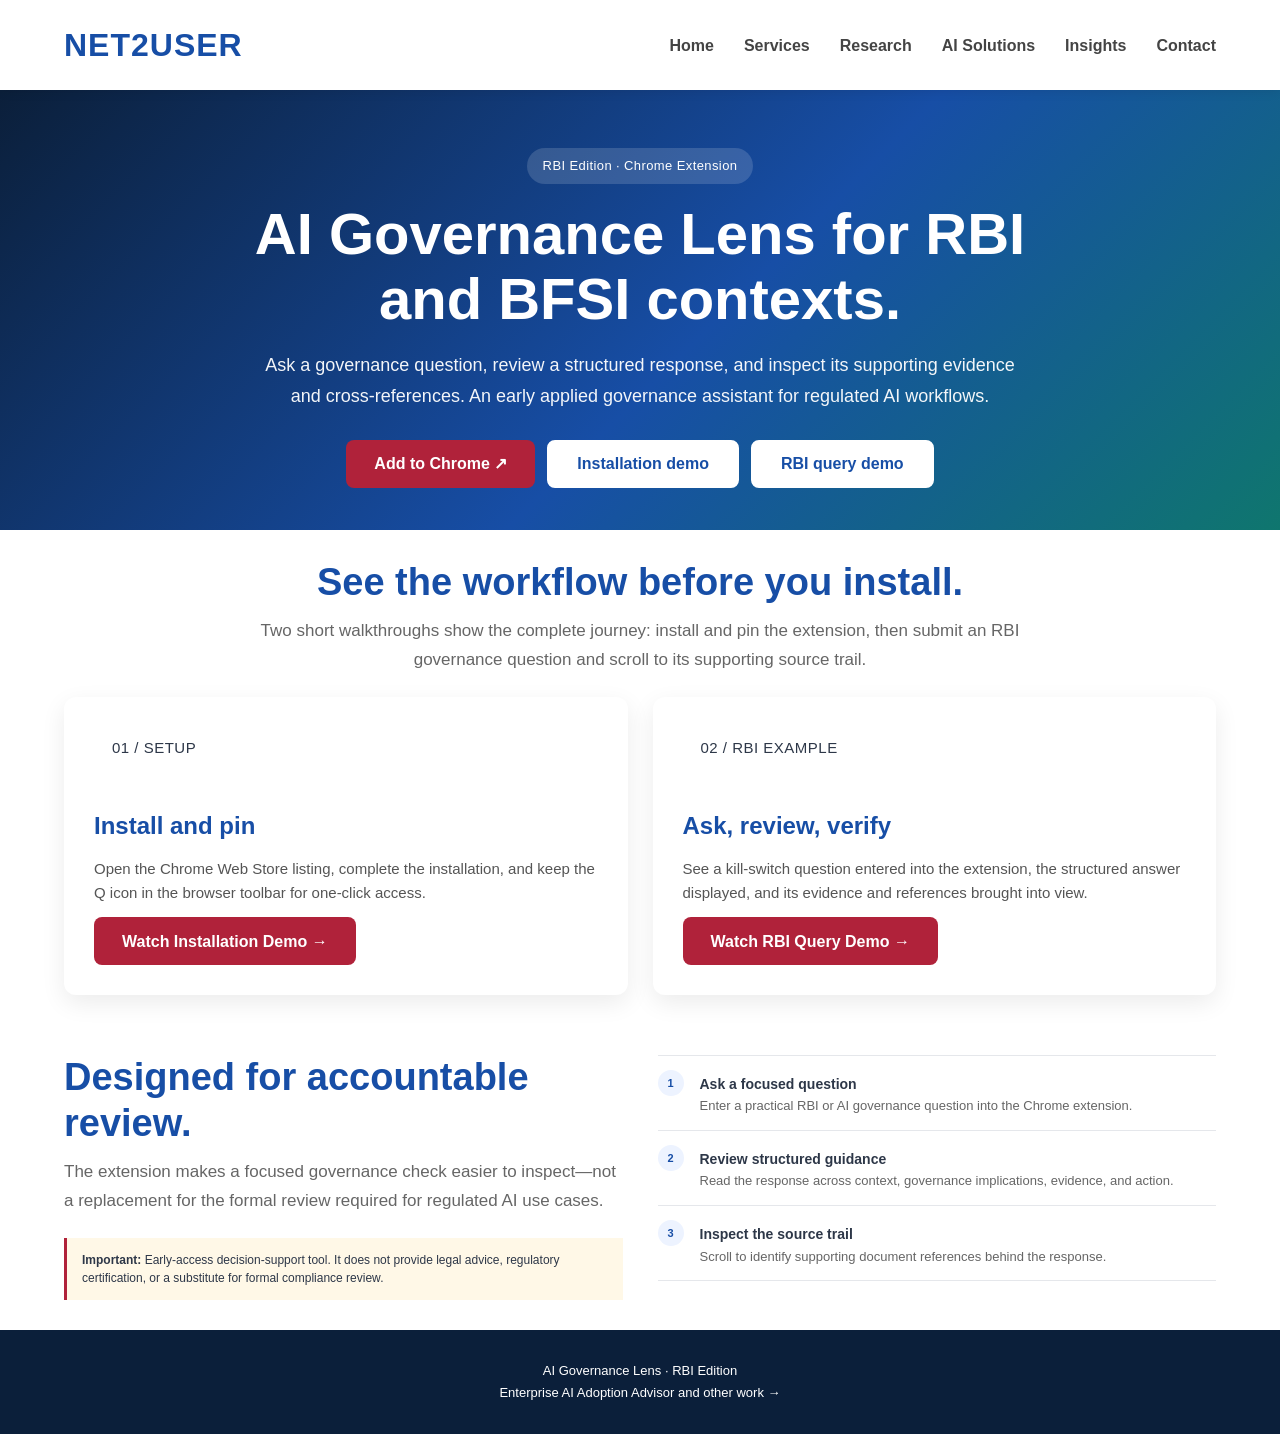
<file: ai-governance-lens.html>
<!DOCTYPE html>
<html lang="en"><head><meta charset="UTF-8"><meta name="viewport" content="width=device-width,initial-scale=1.0"><meta name="description" content="AI Governance Lens — RBI Edition"><title>AI Governance Lens | Net2User</title><link rel="stylesheet" href="css/styles.css"><style>
/* Scoped AI Governance Lens page styles. Shared typography and site navigation come from css/styles.css. */
.lens-page{background:#fff;color:#2d3748}.lens-page .lens-hero{background:linear-gradient(135deg,#0B1F3A 0%,#174EA6 55%,#0F766E 100%);color:#fff;text-align:center;padding:58px 20px 42px}.lens-page .lens-hero .eyebrow{display:inline-block;padding:7px 16px;background:rgba(255,255,255,.15);border-radius:40px;margin-bottom:18px;font-size:13px;letter-spacing:.4px}.lens-page .lens-hero h1{font-size:clamp(36px,5vw,58px);line-height:1.12;margin:0 auto 18px;max-width:850px}.lens-page .lens-hero p{max-width:760px;margin:auto;font-size:18px;opacity:.95}.lens-page .lens-buttons{margin-top:28px;display:flex;justify-content:center;gap:12px;flex-wrap:wrap}.lens-page .lens-buttons a{display:inline-flex;align-items:center;justify-content:center;min-height:48px;padding:0 28px;border-radius:8px;text-decoration:none;font-weight:700;font-size:16px;transition:.25s}.lens-page .lens-buttons .lens-primary{background:#B0223A;color:#fff}.lens-page .lens-buttons .lens-primary:hover{background:#8A1A2D;transform:translateY(-2px)}.lens-page .lens-buttons .lens-secondary{background:#fff;color:#174EA6;border:2px solid #fff}.lens-page .lens-buttons .lens-secondary:hover{background:#edf3ff}.lens-page .lens-section{padding:30px 0}.lens-page .lens-section h2{color:#174EA6;text-align:center;font-size:38px;margin:0 0 8px;line-height:1.2}.lens-page .lens-intro{max-width:800px;margin:12px auto 22px;text-align:center;color:#666;font-size:17px}.lens-page .lens-cards{display:grid;grid-template-columns:repeat(2,1fr);gap:25px}.lens-page .lens-card{background:#fff;padding:30px;border-radius:12px;box-shadow:0 8px 25px rgba(0,0,0,.08)}.lens-page .lens-card h3{font-size:24px;color:#174EA6;margin:8px 0 10px}.lens-page .lens-card p{color:#555;font-size:15px;line-height:1.6}.lens-page .lens-card .lens-link{display:inline-flex;align-items:center;justify-content:center;min-height:48px;margin-top:12px;padding:0 28px;background:#B0223A;color:#fff;border-radius:8px;font-weight:700;text-decoration:none;font-size:16px}.lens-page .lens-card .lens-link:hover{background:#8A1A2D;transform:translateY(-2px)}.lens-page .lens-review{display:grid;grid-template-columns:1fr 1fr;gap:35px;align-items:start}.lens-page .lens-review h2{text-align:left}.lens-page .lens-process{border-top:1px solid #e5e7eb}.lens-page .lens-step{display:grid;grid-template-columns:32px 1fr;gap:10px;padding:14px 0;border-bottom:1px solid #e5e7eb}.lens-page .lens-step i{width:26px;height:26px;border-radius:50%;background:#edf3ff;color:#174EA6;display:grid;place-items:center;font-style:normal;font-size:11px;font-weight:700}.lens-page .lens-step b{font-size:14px}.lens-page .lens-step span{display:block;color:#666;font-size:13px;line-height:1.45}.lens-page .lens-notice{margin-top:18px;background:#fff8e7;border-left:3px solid #B0223A;padding:13px 15px;font-size:12px;line-height:1.5}.lens-page .lens-footer{background:#0B1F3A;color:#fff;text-align:center;padding:30px 20px;font-size:13px}.lens-page .lens-footer a{color:#fff;text-decoration:none}.lens-page .lens-footer a:hover{text-decoration:underline}@media(max-width:768px){.lens-page .lens-hero{padding:44px 18px 34px}.lens-page .lens-hero h1{font-size:40px}.lens-page .lens-hero p{font-size:16px}.lens-page .lens-section{padding:25px 0}.lens-page .lens-section h2{font-size:31px}.lens-page .lens-cards,.lens-page .lens-review{grid-template-columns:1fr}.lens-page .lens-review h2{text-align:center}}
</style></head><body class="lens-page"><header><nav class="navbar container"><div class="logo">NET2USER</div><button class="menu-toggle" id="menuToggle" aria-label="Toggle menu"><span></span><span></span><span></span></button><ul class="nav-links" id="navLinks"><li><a href="index.html">Home</a></li><li><a href="services.html">Services</a></li><li><a href="research.html">Research</a></li><li><a href="projects.html">AI Solutions</a></li><li><a href="insights.html">Insights</a></li><li><a href="contact.html">Contact</a></li></ul></nav></header><main><section class="lens-hero"><span class="eyebrow">RBI Edition · Chrome Extension</span><h1>AI Governance Lens for RBI and BFSI contexts.</h1><p>Ask a governance question, review a structured response, and inspect its supporting evidence and cross-references. An early applied governance assistant for regulated AI workflows.</p><div class="lens-buttons"><a class="lens-primary" target="_blank" rel="noopener noreferrer" href="https://chromewebstore.google.com/detail/ai-governance-lens/mcgadedepjjjeofllnldicainnjdlhmg">Add to Chrome ↗</a><a class="lens-secondary" href="demos/install-demo.html" target="_blank" rel="noopener noreferrer">Installation demo</a><a class="lens-secondary" href="demos/rbi-query-demo.html" target="_blank" rel="noopener noreferrer">RBI query demo</a></div></section><section class="lens-section"><div class="container"><h2>See the workflow before you install.</h2><p class="lens-intro">Two short walkthroughs show the complete journey: install and pin the extension, then submit an RBI governance question and scroll to its supporting source trail.</p><div class="lens-cards"><article class="lens-card"><div class="eyebrow">01 / SETUP</div><h3>Install and pin</h3><p>Open the Chrome Web Store listing, complete the installation, and keep the Q icon in the browser toolbar for one-click access.</p><a class="lens-link" href="demos/install-demo.html" target="_blank" rel="noopener noreferrer">Watch Installation Demo →</a></article><article class="lens-card"><div class="eyebrow">02 / RBI EXAMPLE</div><h3>Ask, review, verify</h3><p>See a kill-switch question entered into the extension, the structured answer displayed, and its evidence and references brought into view.</p><a class="lens-link" href="demos/rbi-query-demo.html" target="_blank" rel="noopener noreferrer">Watch RBI Query Demo →</a></article></div></div></section><section class="lens-section"><div class="container lens-review"><div><h2>Designed for accountable review.</h2><p class="lens-intro" style="text-align:left">The extension makes a focused governance check easier to inspect—not a replacement for the formal review required for regulated AI use cases.</p><div class="lens-notice"><strong>Important:</strong> Early-access decision-support tool. It does not provide legal advice, regulatory certification, or a substitute for formal compliance review.</div></div><div class="lens-process"><div class="lens-step"><i>1</i><div><b>Ask a focused question</b><span>Enter a practical RBI or AI governance question into the Chrome extension.</span></div></div><div class="lens-step"><i>2</i><div><b>Review structured guidance</b><span>Read the response across context, governance implications, evidence, and action.</span></div></div><div class="lens-step"><i>3</i><div><b>Inspect the source trail</b><span>Scroll to identify supporting document references behind the response.</span></div></div></div></div></section></main><footer class="lens-footer"><p>AI Governance Lens · RBI Edition</p><p><a href="projects.html">Enterprise AI Adoption Advisor and other work →</a></p></footer><script src="js/main.js"></script></body></html>
</file>
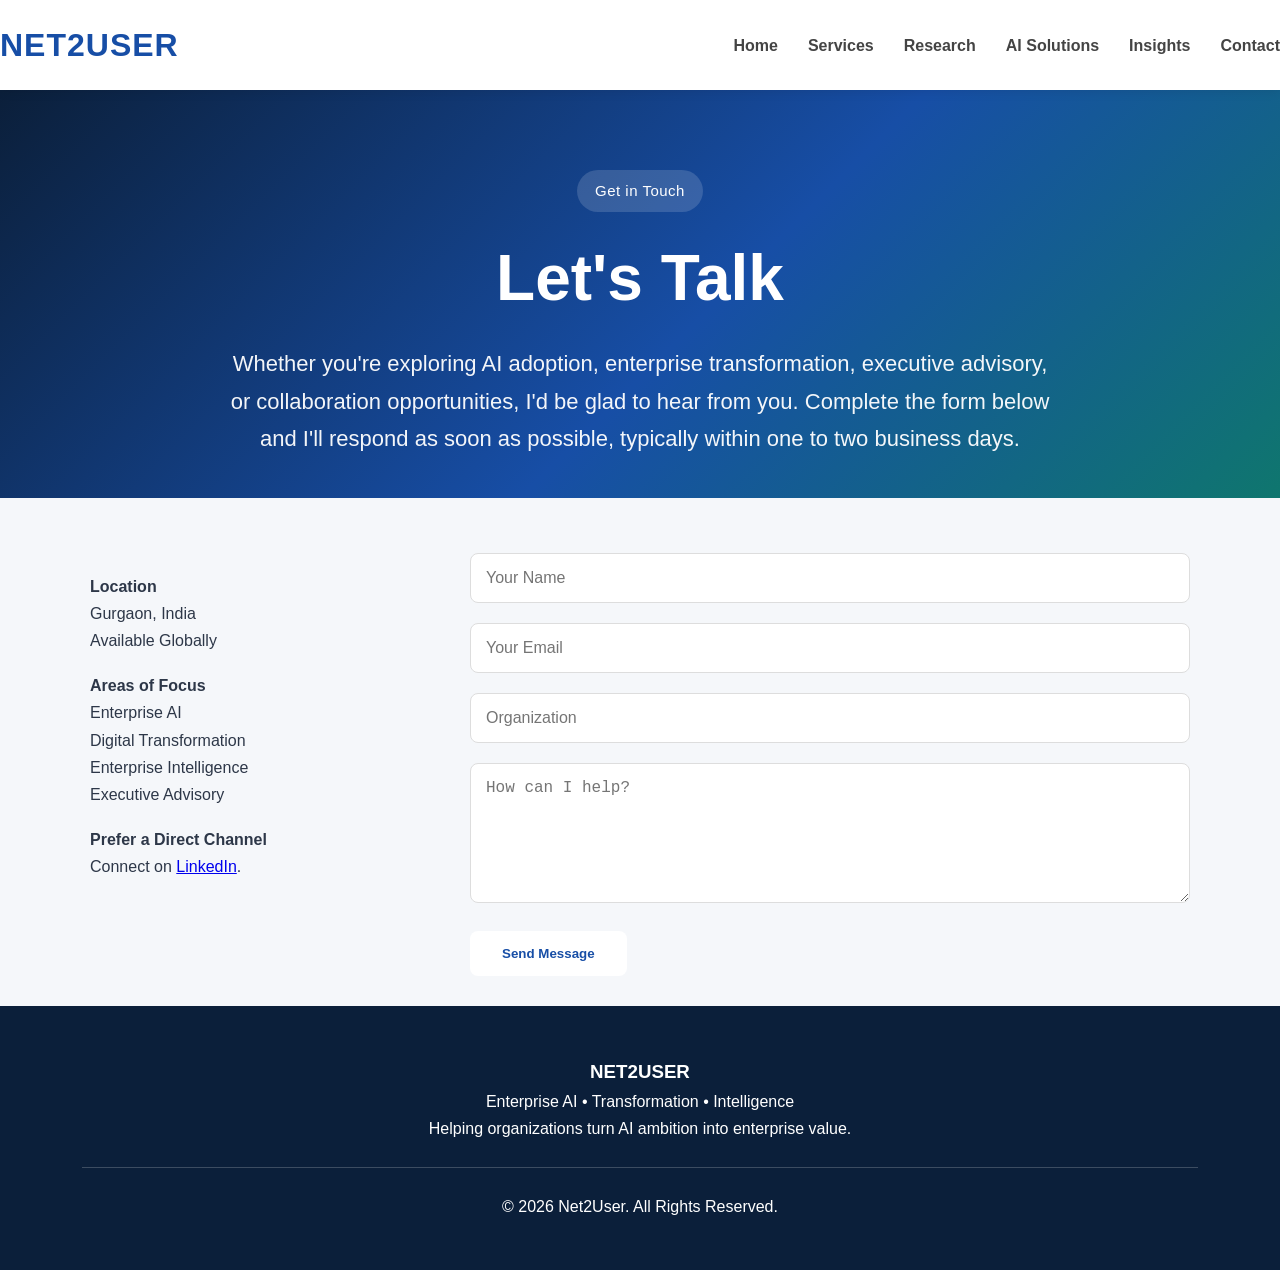
<file: contact.html>
<!DOCTYPE html>
<html lang="en">
<head>

<!-- Google tag (gtag.js) -->
<script async src="https://www.googletagmanager.com/gtag/js?id=G-8HYZLM2S2Q"></script>
<script>
  window.dataLayer = window.dataLayer || [];
  function gtag(){dataLayer.push(arguments);}
  gtag('js', new Date());
  gtag('config', 'G-8HYZLM2S2Q');
</script>

<meta charset="UTF-8">
<meta name="viewport" content="width=device-width, initial-scale=1.0">
<title>Contact | Net2User</title>
<meta name="description" content="Connect with Vikas Sharma for enterprise AI, transformation and executive advisory.">
<link rel="stylesheet" href="css/styles.css">
</head>
<body>

<header>
<nav class="navbar">
<div class="logo">NET2USER</div>
<button class="menu-toggle" id="menuToggle" aria-label="Toggle menu">
<span></span>
<span></span>
<span></span>
</button>
<ul class="nav-links" id="navLinks">
<li><a href="index.html">Home</a></li>
<li><a href="services.html">Services</a></li>
<li><a href="research.html">Research</a></li>
<li><a href="projects.html">AI Solutions</a></li>
<li><a href="insights.html">Insights</a></li>
<li><a href="contact.html">Contact</a></li>
</ul>
</nav>
</header>

<section class="hero">
<div class="hero-content">
<span class="eyebrow">Get in Touch</span>
<h1>Let's Talk</h1>
<p>
Whether you're exploring AI adoption, enterprise transformation, executive advisory, or collaboration opportunities, I'd be glad to hear from you. Complete the form below and I'll respond as soon as possible, typically within one to two business days.
</p>
</div>
</section>

<section class="contact">
<div class="container">
<div class="contact-grid">
<div class="contact-info">
<p>
<strong>Location</strong><br>
Gurgaon, India<br>
Available Globally
</p>
<p>
<strong>Areas of Focus</strong><br>
Enterprise AI<br>
Digital Transformation<br>
Enterprise Intelligence<br>
Executive Advisory
</p>
<p>
<strong>Prefer a Direct Channel</strong><br>
Connect on <a href="https://linkedin.com/in/sharma1vikas" target="_blank" rel="noopener">LinkedIn</a>.
</p>
</div>

<div class="contact-form">
<form id="contactForm" action="https://formspree.io/f/xdaqylap" method="POST">

    <input type="hidden" name="_subject" value="New inquiry from Net2User website">

    <!-- Honeypot field for spam protection, left blank by real visitors, filled in by bots -->
    <input type="text" name="_gotcha" style="display:none" tabindex="-1" autocomplete="off">

    <input
        type="text"
        name="name"
        placeholder="Your Name"
        required>

    <input
        type="email"
        name="email"
        placeholder="Your Email"
        required>

    <input
        type="text"
        name="organization"
        placeholder="Organization">

    <textarea
        name="message"
        rows="6"
        placeholder="How can I help?"
        required></textarea>

    <button
        class="btn-primary"
        type="submit">

        Send Message

    </button>

</form>
</div>

</div>
</div>
</section>

<footer>
<div class="container">
<div class="footer-content">
<h3>NET2USER</h3>
<p>Enterprise AI • Transformation • Intelligence</p>
<p>Helping organizations turn AI ambition into enterprise value.</p>
<hr>
<p>© 2026 Net2User. All Rights Reserved.</p>
</div>
</div>
</footer>

<script src="js/main.js"></script>

<script>
const contactForm = document.getElementById('contactForm');
if (contactForm) {
  contactForm.addEventListener('submit', function (e) {
    e.preventDefault();
    const form = e.target;
    const data = new FormData(form);
    fetch(form.action, {
      method: 'POST',
      body: data,
      headers: { 'Accept': 'application/json' }
    }).then(response => {
      if (response.ok) {
        window.location.href = 'thankyou.html';
      } else {
        alert('Something went wrong sending your message. Please try again or email directly.');
      }
    }).catch(() => {
      alert('Something went wrong sending your message. Please try again or email directly.');
    });
  });
}
</script>

</body>
</html>
</file>
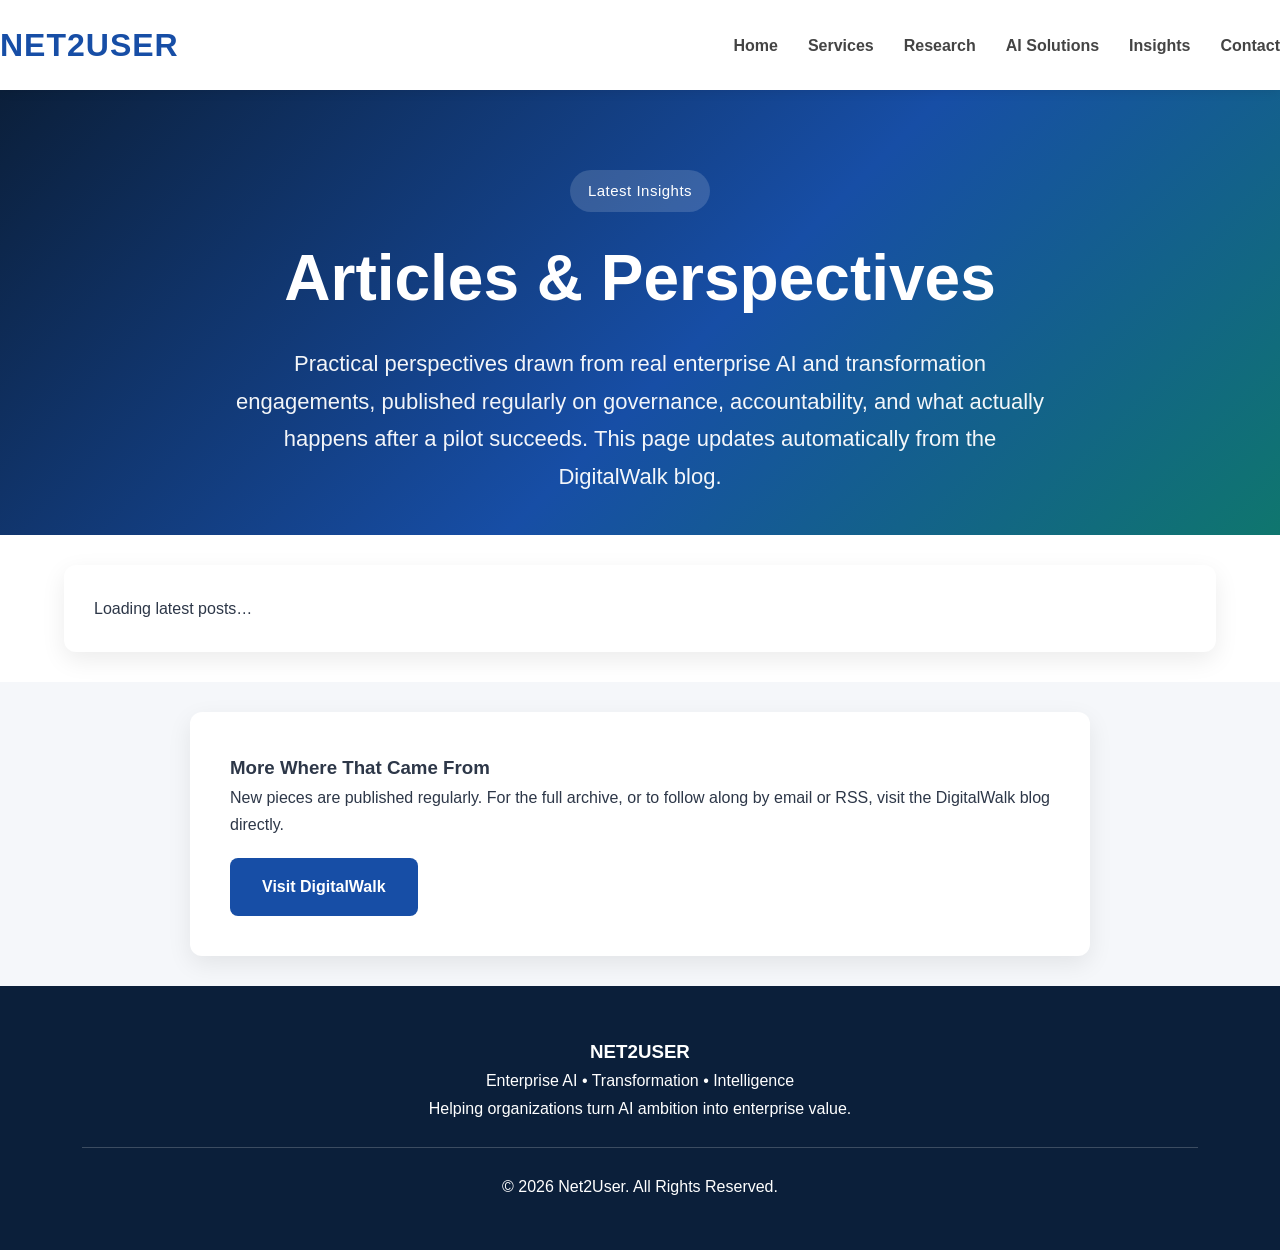
<file: insights.html>
<!DOCTYPE html>
<html lang="en">
<head>

<!-- Google tag (gtag.js) -->
<script async src="https://www.googletagmanager.com/gtag/js?id=G-8HYZLM2S2Q"></script>
<script>
  window.dataLayer = window.dataLayer || [];
  function gtag(){dataLayer.push(arguments);}
  gtag('js', new Date());
  gtag('config', 'G-8HYZLM2S2Q');
</script>

<meta charset="UTF-8">
<meta name="viewport" content="width=device-width, initial-scale=1.0">
<title>Insights | Net2User</title>
<meta name="description" content="Articles and perspectives from Vikas Sharma on enterprise AI, responsible adoption, governance and transformation leadership.">
<link rel="stylesheet" href="css/styles.css">
<style>
.read-more{
    display:inline-block;
    font-size:13px;
    font-weight:700;
    letter-spacing:1px;
    text-transform:uppercase;
    color:#B0223A;
    background:none;
    padding:0;
    text-decoration:none;
    margin-top:14px;
    transition:.3s;
}
.read-more:hover{
    color:#8A1A2D;
    text-decoration:underline;
}
.post-date{
    font-size:13px;
    color:#888;
    display:block;
    margin-top:16px;
}
</style>
</head>
<body>

<header>
<nav class="navbar">
<div class="logo">NET2USER</div>
<button class="menu-toggle" id="menuToggle" aria-label="Toggle menu">
<span></span>
<span></span>
<span></span>
</button>
<ul class="nav-links" id="navLinks">
<li><a href="index.html">Home</a></li>
<li><a href="services.html">Services</a></li>
<li><a href="research.html">Research</a></li>
<li><a href="projects.html">AI Solutions</a></li>
<li><a href="insights.html">Insights</a></li>
<li><a href="contact.html">Contact</a></li>
</ul>
</nav>
</header>

<section class="hero">
<div class="hero-content">
<span class="eyebrow">Latest Insights</span>
<h1>Articles & Perspectives</h1>
<p>
Practical perspectives drawn from real enterprise AI and transformation engagements, published regularly on governance, accountability, and what actually happens after a pilot succeeds. This page updates automatically from the DigitalWalk blog.
</p>
</div>
</section>

<section class="insights">
<div class="container">
<div class="insights-grid" id="blogPosts">
<div class="insight-card"><p>Loading latest posts…</p></div>
</div>
</div>
</section>

<section class="advisor">
<div class="container">
<div class="advisor-box">
<h3>More Where That Came From</h3>
<p>New pieces are published regularly. For the full archive, or to follow along by email or RSS, visit the DigitalWalk blog directly.</p>
<a href="https://vikas-sharma-digitalwalk.blogspot.com/" target="_blank" rel="noopener" class="btn-primary">Visit DigitalWalk</a>
</div>
</div>
</section>

<footer>
<div class="container">
<div class="footer-content">
<h3>NET2USER</h3>
<p>Enterprise AI • Transformation • Intelligence</p>
<p>Helping organizations turn AI ambition into enterprise value.</p>
<hr>
<p>© 2026 Net2User. All Rights Reserved.</p>
</div>
</div>
</footer>

<script src="js/main.js"></script>

<script>
function stripHtml(html) {
  if (!html) return '';
  return html.replace(/<[^>]*>/g, ' ').replace(/\s+/g, ' ').trim();
}

function renderBlogPosts(data) {
  const container = document.getElementById('blogPosts');
  const entries = data.feed.entry || [];

  if (entries.length === 0) {
    container.innerHTML = '<div class="insight-card"><p>No posts found right now. Visit the blog directly for the latest writing.</p></div>';
    return;
  }

  container.innerHTML = '';

  entries.forEach(function (entry) {
    const title = entry.title.$t;

    let link = '#';
    for (let i = 0; i < entry.link.length; i++) {
      if (entry.link[i].rel === 'alternate') {
        link = entry.link[i].href;
        break;
      }
    }

    const rawDate = entry.published.$t;
    const dateObj = new Date(rawDate);
    const dateStr = dateObj.toLocaleDateString('en-US', { year: 'numeric', month: 'long', day: 'numeric' });

    let raw = (entry.summary && entry.summary.$t) ? entry.summary.$t : entry.content.$t;
    let excerpt = stripHtml(raw);
    if (excerpt.length > 220) {
      excerpt = excerpt.substring(0, 220).trim() + '…';
    }

    const card = document.createElement('div');
    card.className = 'insight-card';
    card.innerHTML =
      '<h3>' + title + '</h3>' +
      '<p>' + excerpt + '</p>' +
      '<span class="post-date">' + dateStr + '</span>' +
      '<a href="' + link + '" target="_blank" rel="noopener" class="read-more">Read More</a>';
    container.appendChild(card);
  });
}
</script>

<script src="https://vikas-sharma-digitalwalk.blogspot.com/feeds/posts/default?alt=json-in-script&max-results=6&callback=renderBlogPosts"></script>

</body>
</html>
</file>
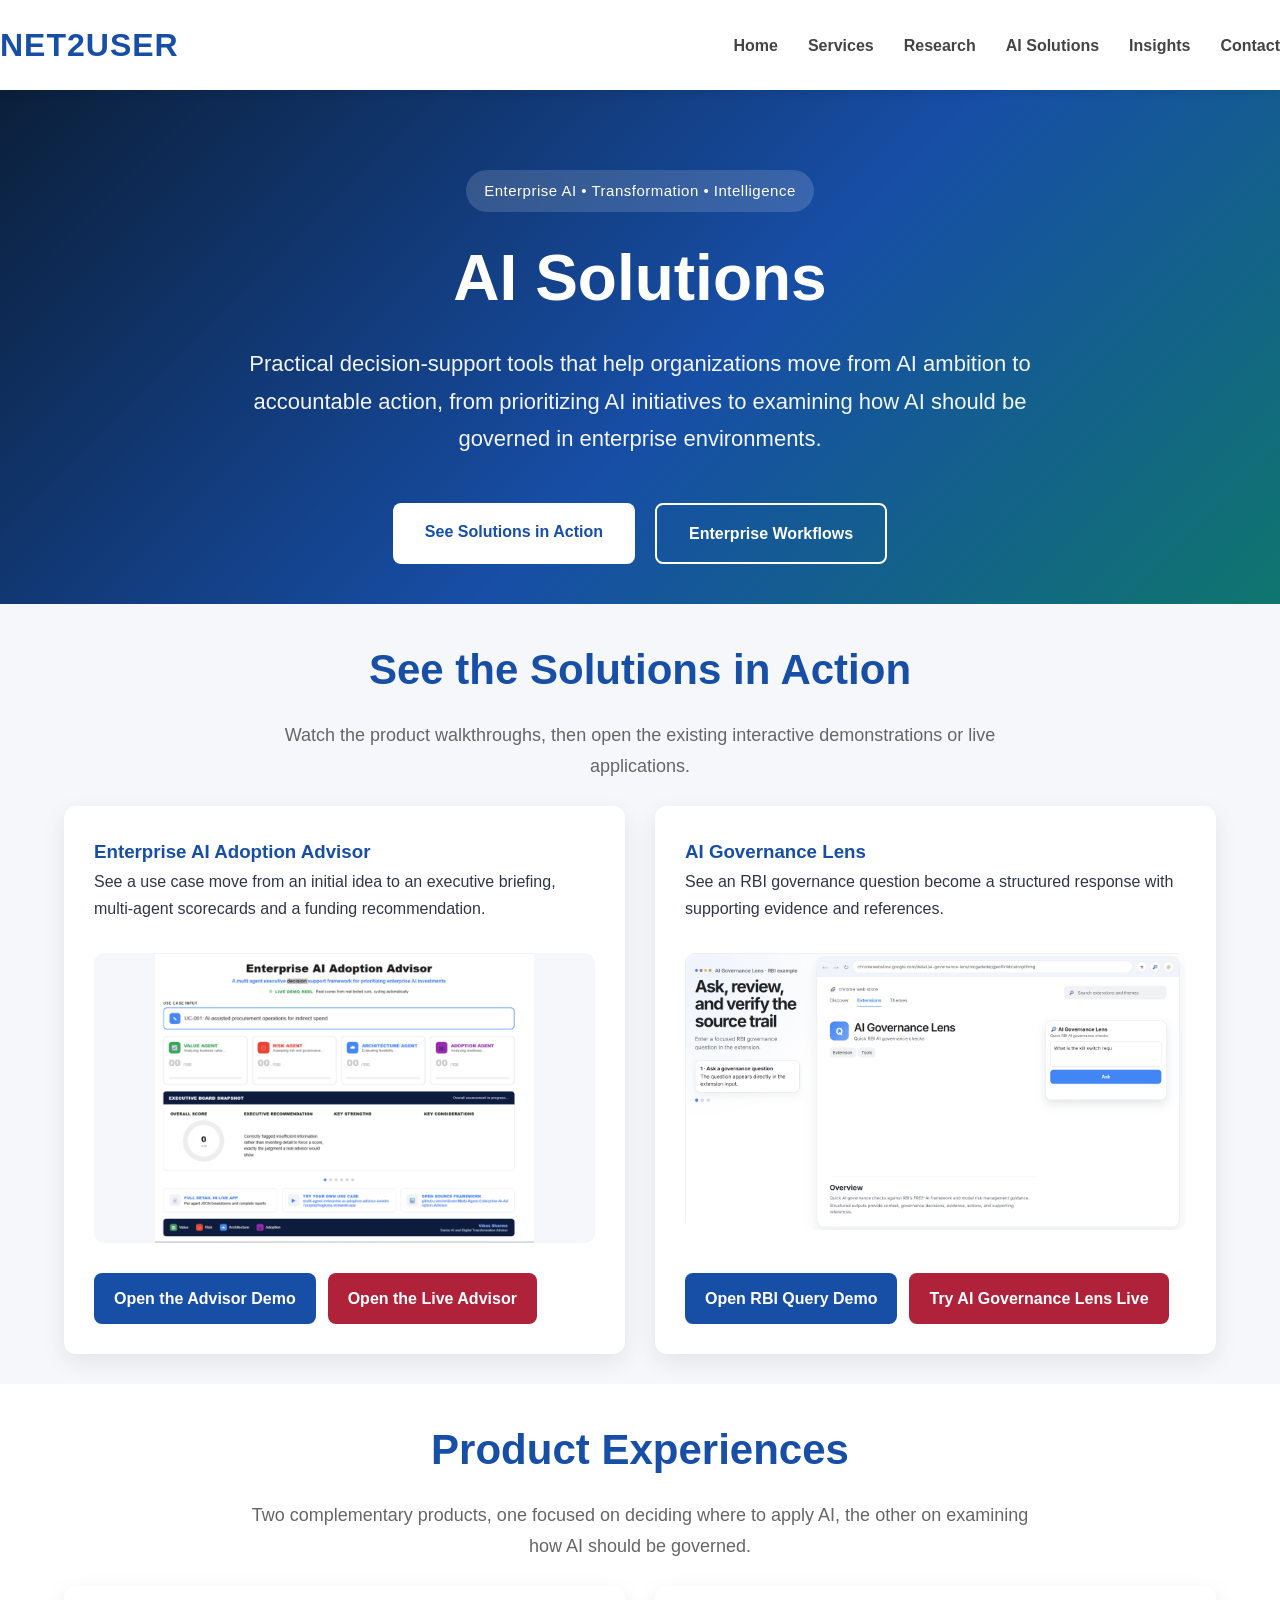
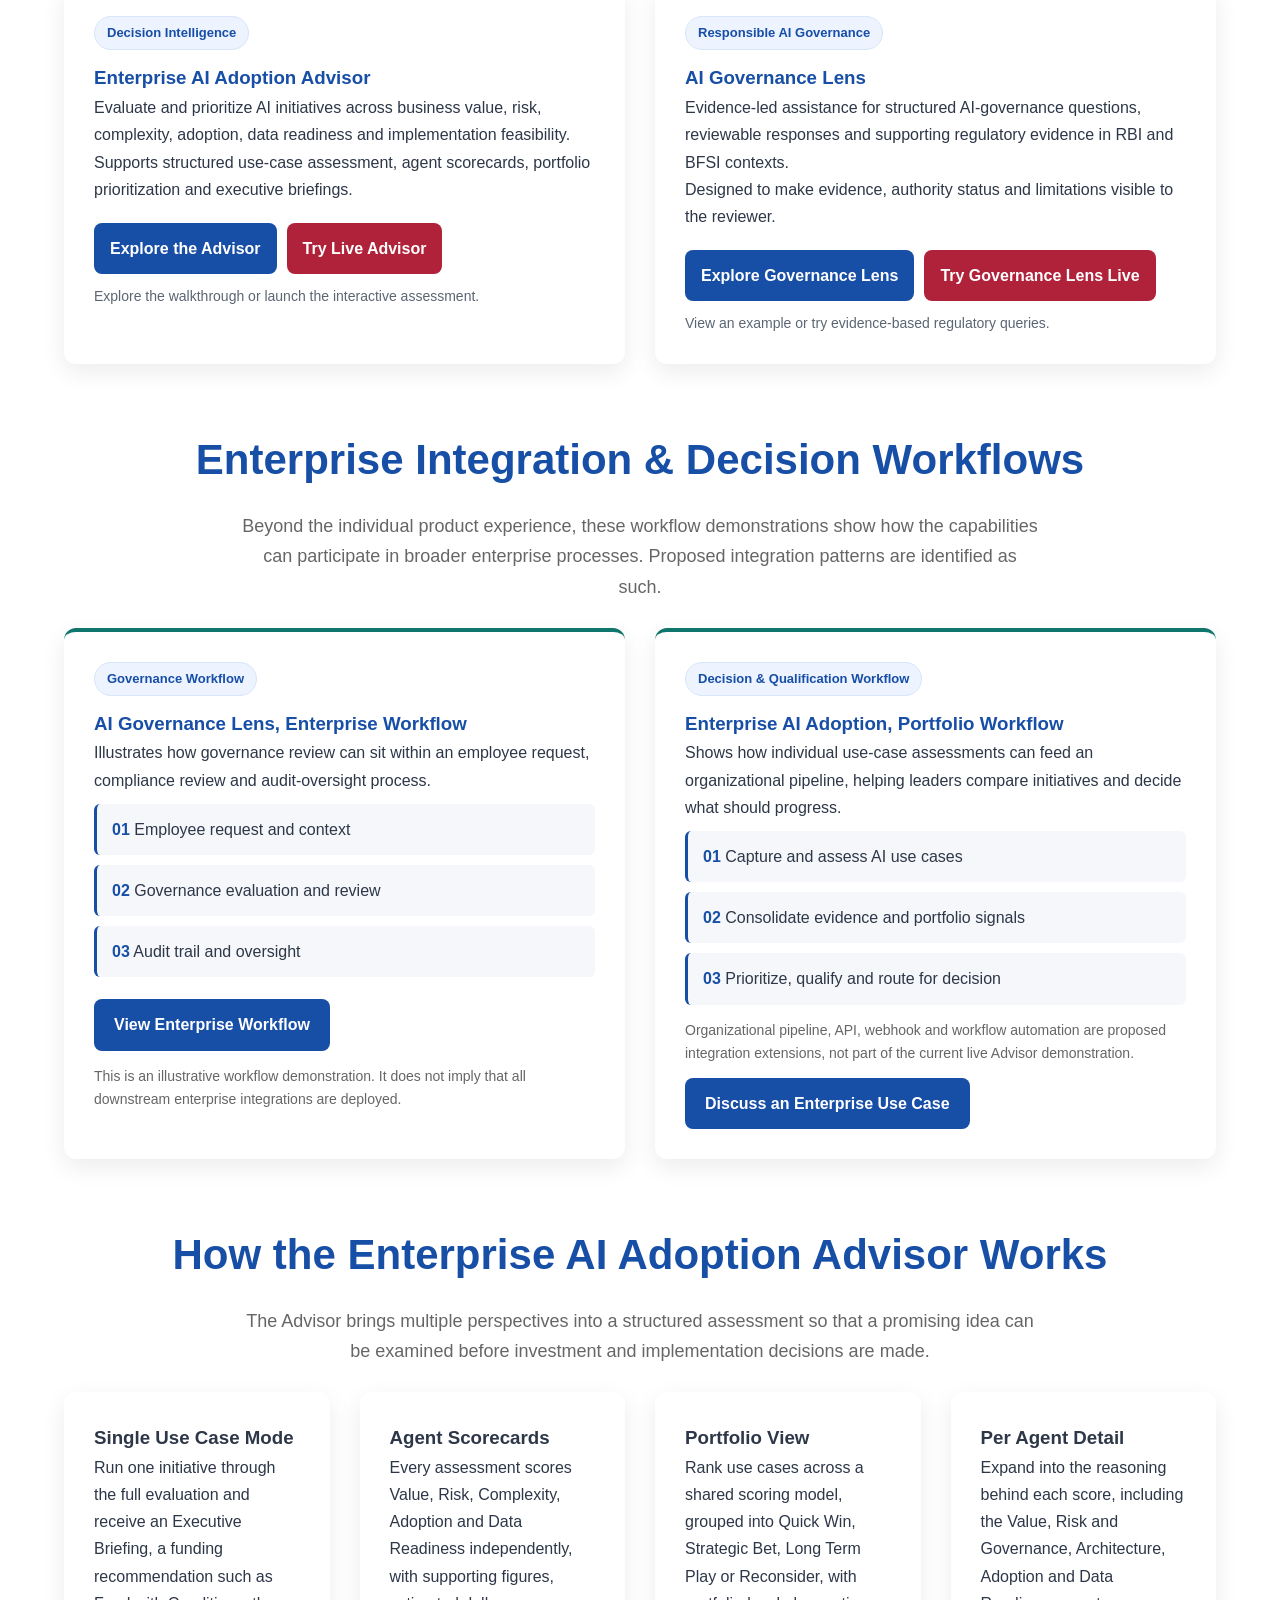
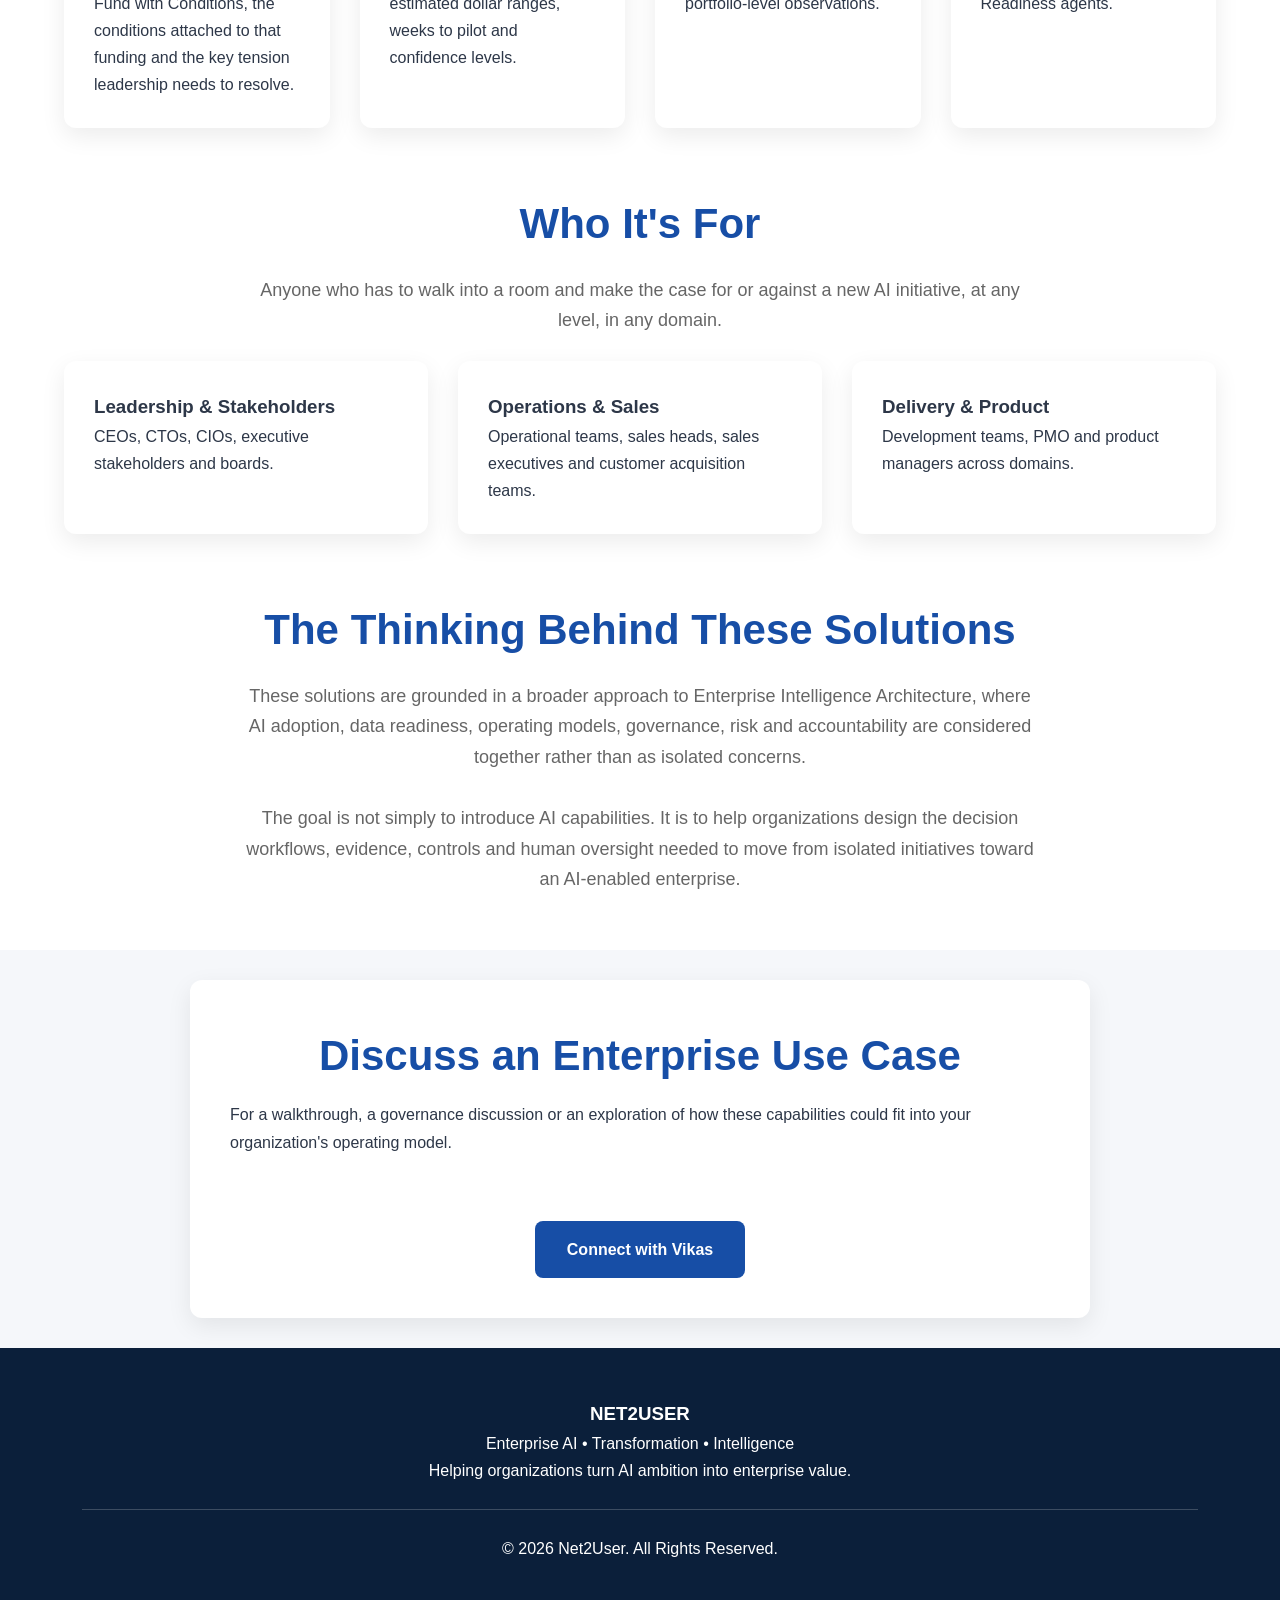
<file: projects.html>
<!DOCTYPE html>
<html lang="en">
<head>
<meta charset="UTF-8">
<meta name="viewport" content="width=device-width, initial-scale=1.0">
<title>AI Solutions | Net2User</title>
<meta name="description" content="Explore Net2User's Enterprise AI Adoption Advisor and AI Governance Lens, including product walkthroughs, live demonstrations and enterprise workflow patterns.">
<link rel="stylesheet" href="css/styles.css">
<!-- Page-specific refinements. The shared site theme remains in css/styles.css. -->
<style>
.solution-label{display:inline-block;margin-bottom:12px;padding:5px 12px;border-radius:20px;background:#edf3ff;color:#174EA6;border:1px solid #d8e5fa;font-size:13px;font-weight:700}
.solution-actions{justify-content:flex-start;gap:10px;margin-top:20px}
.solution-actions a{padding:12px 16px;border-radius:8px;text-decoration:none;font-weight:700;transition:.3s;text-align:center}
.solution-actions .btn-primary{background:#174EA6;color:#fff}
.solution-actions .btn-live{background:#B0223A;color:#fff}
.solution-guidance{margin:12px 0 0;color:#5b6573;font-size:14px;line-height:1.5}
.solution-actions a:hover{transform:translateY(-3px)}
.solution-card h3,.demo-card h3,.workflow-card h3{color:#174EA6}
.demo-card{display:flex;flex-direction:column;height:100%}
.demo-card img{width:100%;height:auto;max-height:290px;object-fit:contain;background:#F5F7FA;border-radius:10px;margin:18px 0}
.demo-card p{margin-bottom:12px}
.demo-actions{display:flex;flex-wrap:wrap;gap:12px;margin-top:auto;padding-top:12px}
.demo-actions a{display:inline-block;padding:12px 20px;border-radius:8px;text-decoration:none;font-weight:700;background:#174EA6;color:#fff;transition:.3s}
.demo-actions a:hover{transform:translateY(-3px)}
.demo-actions a.live-link{background:#B0223A}
.workflow-card{border-top:4px solid #0F766E}
.workflow-step{background:#F5F7FA;border-left:3px solid #174EA6;border-radius:6px;padding:12px 15px;margin:10px 0}
.workflow-step strong{color:#174EA6}
.workflow-note{font-size:14px;color:#666;margin-top:14px}
@media(max-width:768px){.demo-card img{max-height:220px}.demo-actions a{width:100%;text-align:center}}
</style>
<!-- Google tag (gtag.js) -->
<script async src="https://www.googletagmanager.com/gtag/js?id=G-8HYZLM2S2Q"></script>
<script>window.dataLayer=window.dataLayer||[];function gtag(){dataLayer.push(arguments);}gtag('js',new Date());gtag('config','G-8HYZLM2S2Q');</script>
</head>
<body>
<header>
<nav class="navbar">
<div class="logo">NET2USER</div>
<button class="menu-toggle" id="menuToggle" aria-label="Toggle menu"><span></span><span></span><span></span></button>
<ul class="nav-links" id="navLinks">
<li><a href="index.html">Home</a></li><li><a href="services.html">Services</a></li><li><a href="research.html">Research</a></li><li><a href="projects.html">AI Solutions</a></li><li><a href="insights.html">Insights</a></li><li><a href="contact.html">Contact</a></li>
</ul>
</nav>
</header>

<section class="hero"><div class="hero-content">
<span class="eyebrow">Enterprise AI • Transformation • Intelligence</span>
<h1>AI Solutions</h1>
<p>Practical decision-support tools that help organizations move from AI ambition to accountable action, from prioritizing AI initiatives to examining how AI should be governed in enterprise environments.</p>
<div class="buttons"><a href="#see-it-in-action" class="btn-primary">See Solutions in Action</a><a href="#enterprise-workflows" class="btn-secondary">Enterprise Workflows</a></div>
</div></section>

<section class="advisor" id="see-it-in-action"><div class="container">
<h2>See the Solutions in Action</h2>
<p class="section-intro">Watch the product walkthroughs, then open the existing interactive demonstrations or live applications.</p>
<div class="services-grid">
<div class="service-card demo-card" id="eaaa-demo">
<h3>Enterprise AI Adoption Advisor</h3>
<p>See a use case move from an initial idea to an executive briefing, multi-agent scorecards and a funding recommendation.</p>
<img src="images/enterprise-ai-adoption-advisor-demo-220fps.gif" alt="Enterprise AI Adoption Advisor animated product walkthrough">
<div class="demo-actions">
<a href="adoption-advisor-demo.html" target="_blank" rel="noopener noreferrer">Open the Advisor Demo</a>
<a class="live-link" href="https://multi-agent-enterprise-ai-adoption-advisor-ixmdm7zxqmqrhxgkzna.streamlit.app/" target="_blank" rel="noopener noreferrer">Open the Live Advisor</a>
</div></div>
<div class="service-card demo-card" id="agl-demo">
<h3>AI Governance Lens</h3>
<p>See an RBI governance question become a structured response with supporting evidence and references.</p>
<img src="images/ai_governance_lens_322fps.gif" alt="AI Governance Lens RBI governance query animated walkthrough">
<div class="demo-actions">
<a href="demos/rbi-query-demo.html" target="_blank" rel="noopener noreferrer">Open RBI Query Demo</a>
<a class="live-link" href="https://ai-governance-lens-api.onrender.com" target="_blank" rel="noopener noreferrer">Try AI Governance Lens Live</a>
</div></div>
</div></div></section>

<section class="services" id="ai-solutions"><div class="container">
<h2>Product Experiences</h2>
<p class="section-intro">Two complementary products, one focused on deciding where to apply AI, the other on examining how AI should be governed.</p>
<div class="services-grid">
<div class="service-card solution-card">
<span class="solution-label">Decision Intelligence</span>
<h3>Enterprise AI Adoption Advisor</h3>
<p>Evaluate and prioritize AI initiatives across business value, risk, complexity, adoption, data readiness and implementation feasibility.</p>
<p>Supports structured use-case assessment, agent scorecards, portfolio prioritization and executive briefings.</p>
<div class="buttons solution-actions">
<a href="#eaaa-demo" class="btn-primary">Explore the Advisor</a>
<a href="https://multi-agent-enterprise-ai-adoption-advisor-ixmdm7zxqmqrhxgkzna.streamlit.app/" class="btn-live" target="_blank" rel="noopener noreferrer">Try Live Advisor</a>
</div>
<p class="solution-guidance">Explore the walkthrough or launch the interactive assessment.</p>
</div>
<div class="service-card solution-card">
<span class="solution-label">Responsible AI Governance</span>
<h3>AI Governance Lens</h3>
<p>Evidence-led assistance for structured AI-governance questions, reviewable responses and supporting regulatory evidence in RBI and BFSI contexts.</p>
<p>Designed to make evidence, authority status and limitations visible to the reviewer.</p>
<div class="buttons solution-actions">
<a href="#agl-demo" class="btn-primary">Explore Governance Lens</a>
<a href="https://ai-governance-lens-api.onrender.com" class="btn-live" target="_blank" rel="noopener noreferrer">Try Governance Lens Live</a>
</div>
<p class="solution-guidance">View an example or try evidence-based regulatory queries.</p>
</div>
</div></div></section>

<section class="services" id="enterprise-workflows"><div class="container">
<h2>Enterprise Integration &amp; Decision Workflows</h2>
<p class="section-intro">Beyond the individual product experience, these workflow demonstrations show how the capabilities can participate in broader enterprise processes. Proposed integration patterns are identified as such.</p>
<div class="services-grid">
<div class="service-card workflow-card">
<span class="solution-label">Governance Workflow</span>
<h3>AI Governance Lens, Enterprise Workflow</h3>
<p>Illustrates how governance review can sit within an employee request, compliance review and audit-oversight process.</p>
<div class="workflow-step"><strong>01</strong> Employee request and context</div>
<div class="workflow-step"><strong>02</strong> Governance evaluation and review</div>
<div class="workflow-step"><strong>03</strong> Audit trail and oversight</div>
<div class="demo-actions"><a href="ai-governance-lens-enterprise-workflow.html" target="_blank" rel="noopener noreferrer">View Enterprise Workflow</a></div>
<p class="workflow-note">This is an illustrative workflow demonstration. It does not imply that all downstream enterprise integrations are deployed.</p>
</div>
<div class="service-card workflow-card">
<span class="solution-label">Decision &amp; Qualification Workflow</span>
<h3>Enterprise AI Adoption, Portfolio Workflow</h3>
<p>Shows how individual use-case assessments can feed an organizational pipeline, helping leaders compare initiatives and decide what should progress.</p>
<div class="workflow-step"><strong>01</strong> Capture and assess AI use cases</div>
<div class="workflow-step"><strong>02</strong> Consolidate evidence and portfolio signals</div>
<div class="workflow-step"><strong>03</strong> Prioritize, qualify and route for decision</div>
<p class="workflow-note">Organizational pipeline, API, webhook and workflow automation are proposed integration extensions, not part of the current live Advisor demonstration.</p>
<div class="demo-actions"><a href="contact.html">Discuss an Enterprise Use Case</a></div>
</div></div></div></section>

<section class="services" id="advisor-capabilities"><div class="container">
<h2>How the Enterprise AI Adoption Advisor Works</h2>
<p class="section-intro">The Advisor brings multiple perspectives into a structured assessment so that a promising idea can be examined before investment and implementation decisions are made.</p>
<div class="services-grid">
<div class="service-card"><h3>Single Use Case Mode</h3><p>Run one initiative through the full evaluation and receive an Executive Briefing, a funding recommendation such as Fund with Conditions, the conditions attached to that funding and the key tension leadership needs to resolve.</p></div>
<div class="service-card"><h3>Agent Scorecards</h3><p>Every assessment scores Value, Risk, Complexity, Adoption and Data Readiness independently, with supporting figures, estimated dollar ranges, weeks to pilot and confidence levels.</p></div>
<div class="service-card"><h3>Portfolio View</h3><p>Rank use cases across a shared scoring model, grouped into Quick Win, Strategic Bet, Long Term Play or Reconsider, with portfolio-level observations.</p></div>
<div class="service-card"><h3>Per Agent Detail</h3><p>Expand into the reasoning behind each score, including the Value, Risk and Governance, Architecture, Adoption and Data Readiness agents.</p></div>
</div></div></section>

<section class="research"><div class="container">
<h2>Who It's For</h2>
<p class="section-intro">Anyone who has to walk into a room and make the case for or against a new AI initiative, at any level, in any domain.</p>
<div class="services-grid">
<div class="service-card"><h3>Leadership &amp; Stakeholders</h3><p>CEOs, CTOs, CIOs, executive stakeholders and boards.</p></div>
<div class="service-card"><h3>Operations &amp; Sales</h3><p>Operational teams, sales heads, sales executives and customer acquisition teams.</p></div>
<div class="service-card"><h3>Delivery &amp; Product</h3><p>Development teams, PMO and product managers across domains.</p></div>
</div></div></section>

<section class="services"><div class="container">
<h2>The Thinking Behind These Solutions</h2>
<p class="section-intro">These solutions are grounded in a broader approach to Enterprise Intelligence Architecture, where AI adoption, data readiness, operating models, governance, risk and accountability are considered together rather than as isolated concerns.<br><br>The goal is not simply to introduce AI capabilities. It is to help organizations design the decision workflows, evidence, controls and human oversight needed to move from isolated initiatives toward an AI-enabled enterprise.</p>
</div></section>

<section class="advisor"><div class="container"><div class="advisor-box">
<h2>Discuss an Enterprise Use Case</h2>
<p>For a walkthrough, a governance discussion or an exploration of how these capabilities could fit into your organization's operating model.</p>
<div class="buttons"><a href="contact.html" class="btn-primary">Connect with Vikas</a></div>
</div></div></section>

<footer><div class="container"><div class="footer-content">
<h3>NET2USER</h3><p>Enterprise AI • Transformation • Intelligence</p>
<p>Helping organizations turn AI ambition into enterprise value.</p><hr>
<p>© 2026 Net2User. All Rights Reserved.</p>
</div></div></footer>
<script src="js/main.js"></script>
</body>
</html>
</file>
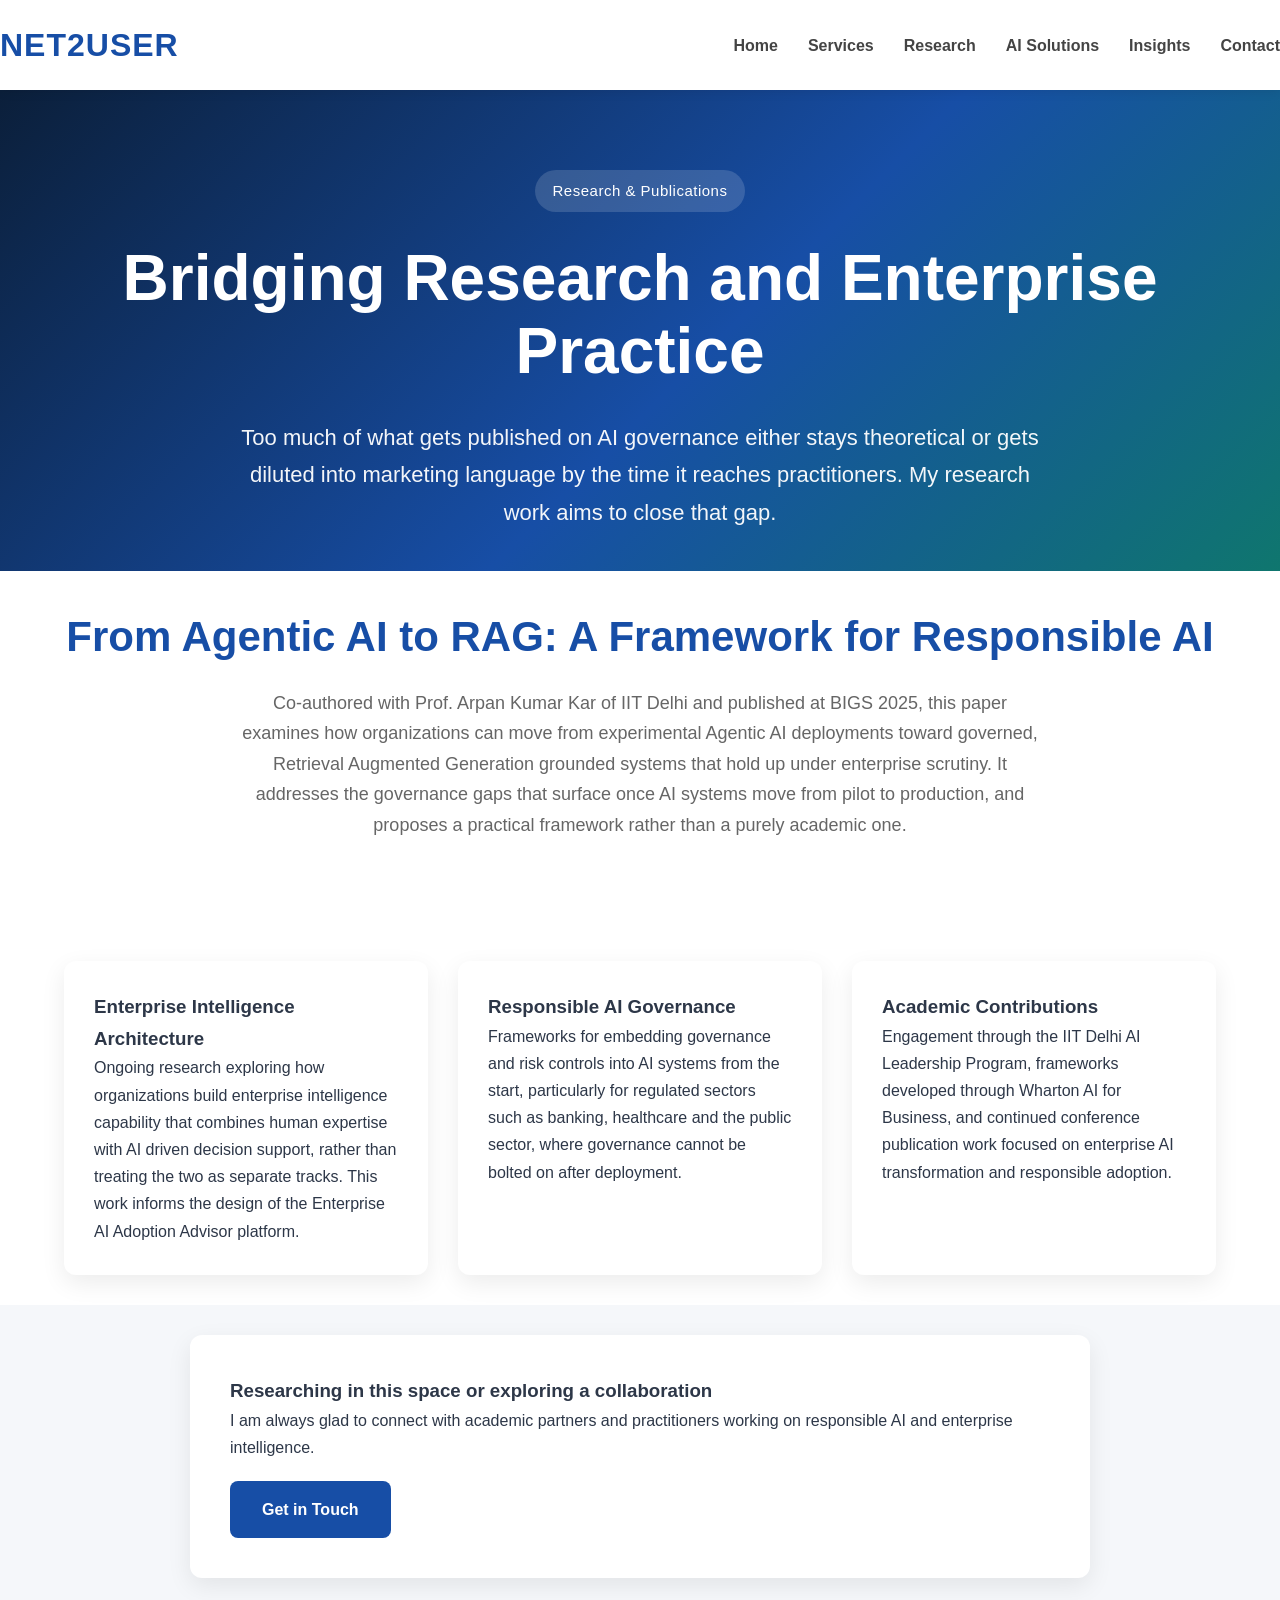
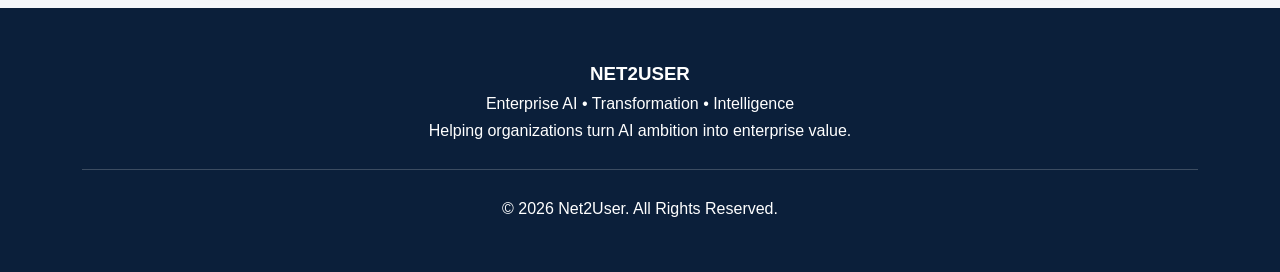
<file: research.html>
<!DOCTYPE html>
<html lang="en">
<head>

<!-- Google tag (gtag.js) -->
<script async src="https://www.googletagmanager.com/gtag/js?id=G-8HYZLM2S2Q"></script>
<script>
  window.dataLayer = window.dataLayer || [];
  function gtag(){dataLayer.push(arguments);}
  gtag('js', new Date());
  gtag('config', 'G-8HYZLM2S2Q');
</script>

<meta charset="UTF-8">
<meta name="viewport" content="width=device-width, initial-scale=1.0">
<title>Research | Net2User</title>
<meta name="description" content="Research and publications by Vikas Sharma on Agentic AI, Retrieval-Augmented Generation, responsible AI governance and enterprise intelligence.">
<link rel="stylesheet" href="css/styles.css">
</head>
<body>

<header>
<nav class="navbar">
<div class="logo">NET2USER</div>
<button class="menu-toggle" id="menuToggle" aria-label="Toggle menu">
<span></span>
<span></span>
<span></span>
</button>
<ul class="nav-links" id="navLinks">
<li><a href="index.html">Home</a></li>
<li><a href="services.html">Services</a></li>
<li><a href="research.html">Research</a></li>
<li><a href="projects.html">AI Solutions</a></li>
<li><a href="insights.html">Insights</a></li>
<li><a href="contact.html">Contact</a></li>
</ul>
</nav>
</header>

<section class="hero">
<div class="hero-content">
<span class="eyebrow">Research & Publications</span>
<h1>Bridging Research and Enterprise Practice</h1>
<p>
Too much of what gets published on AI governance either stays theoretical or gets diluted into marketing language by the time it reaches practitioners. My research work aims to close that gap.
</p>
</div>
</section>

<section class="research">
<div class="container">
<h2>From Agentic AI to RAG: A Framework for Responsible AI</h2>
<p class="section-intro">
Co-authored with Prof. Arpan Kumar Kar of IIT Delhi and published at BIGS 2025, this paper examines how organizations can move from experimental Agentic AI deployments toward governed, Retrieval Augmented Generation grounded systems that hold up under enterprise scrutiny. It addresses the governance gaps that surface once AI systems move from pilot to production, and proposes a practical framework rather than a purely academic one.
<br><br>
<a href="https://aisel.aisnet.org/bigs2025/1/" target="_blank" rel="noopener" class="btn-secondary">Read the paper on AIS eLibrary</a>
</p>
<div class="services-grid">
<div class="service-card">
<h3>Enterprise Intelligence Architecture</h3>
<p>
Ongoing research exploring how organizations build enterprise intelligence capability that combines human expertise with AI driven decision support, rather than treating the two as separate tracks. This work informs the design of the Enterprise AI Adoption Advisor platform.
</p>
</div>
<div class="service-card">
<h3>Responsible AI Governance</h3>
<p>
Frameworks for embedding governance and risk controls into AI systems from the start, particularly for regulated sectors such as banking, healthcare and the public sector, where governance cannot be bolted on after deployment.
</p>
</div>
<div class="service-card">
<h3>Academic Contributions</h3>
<p>
Engagement through the IIT Delhi AI Leadership Program, frameworks developed through Wharton AI for Business, and continued conference publication work focused on enterprise AI transformation and responsible adoption.
</p>
</div>
</div>
</div>
</section>

<section class="advisor">
<div class="container">
<div class="advisor-box">
<h3>Researching in this space or exploring a collaboration</h3>
<p>I am always glad to connect with academic partners and practitioners working on responsible AI and enterprise intelligence.</p>
<a href="contact.html" class="btn-primary">Get in Touch</a>
</div>
</div>
</section>

<footer>
<div class="container">
<div class="footer-content">
<h3>NET2USER</h3>
<p>Enterprise AI • Transformation • Intelligence</p>
<p>Helping organizations turn AI ambition into enterprise value.</p>
<hr>
<p>© 2026 Net2User. All Rights Reserved.</p>
</div>
</div>
</footer>

<script src="js/main.js"></script>
</body>
</html>
</file>
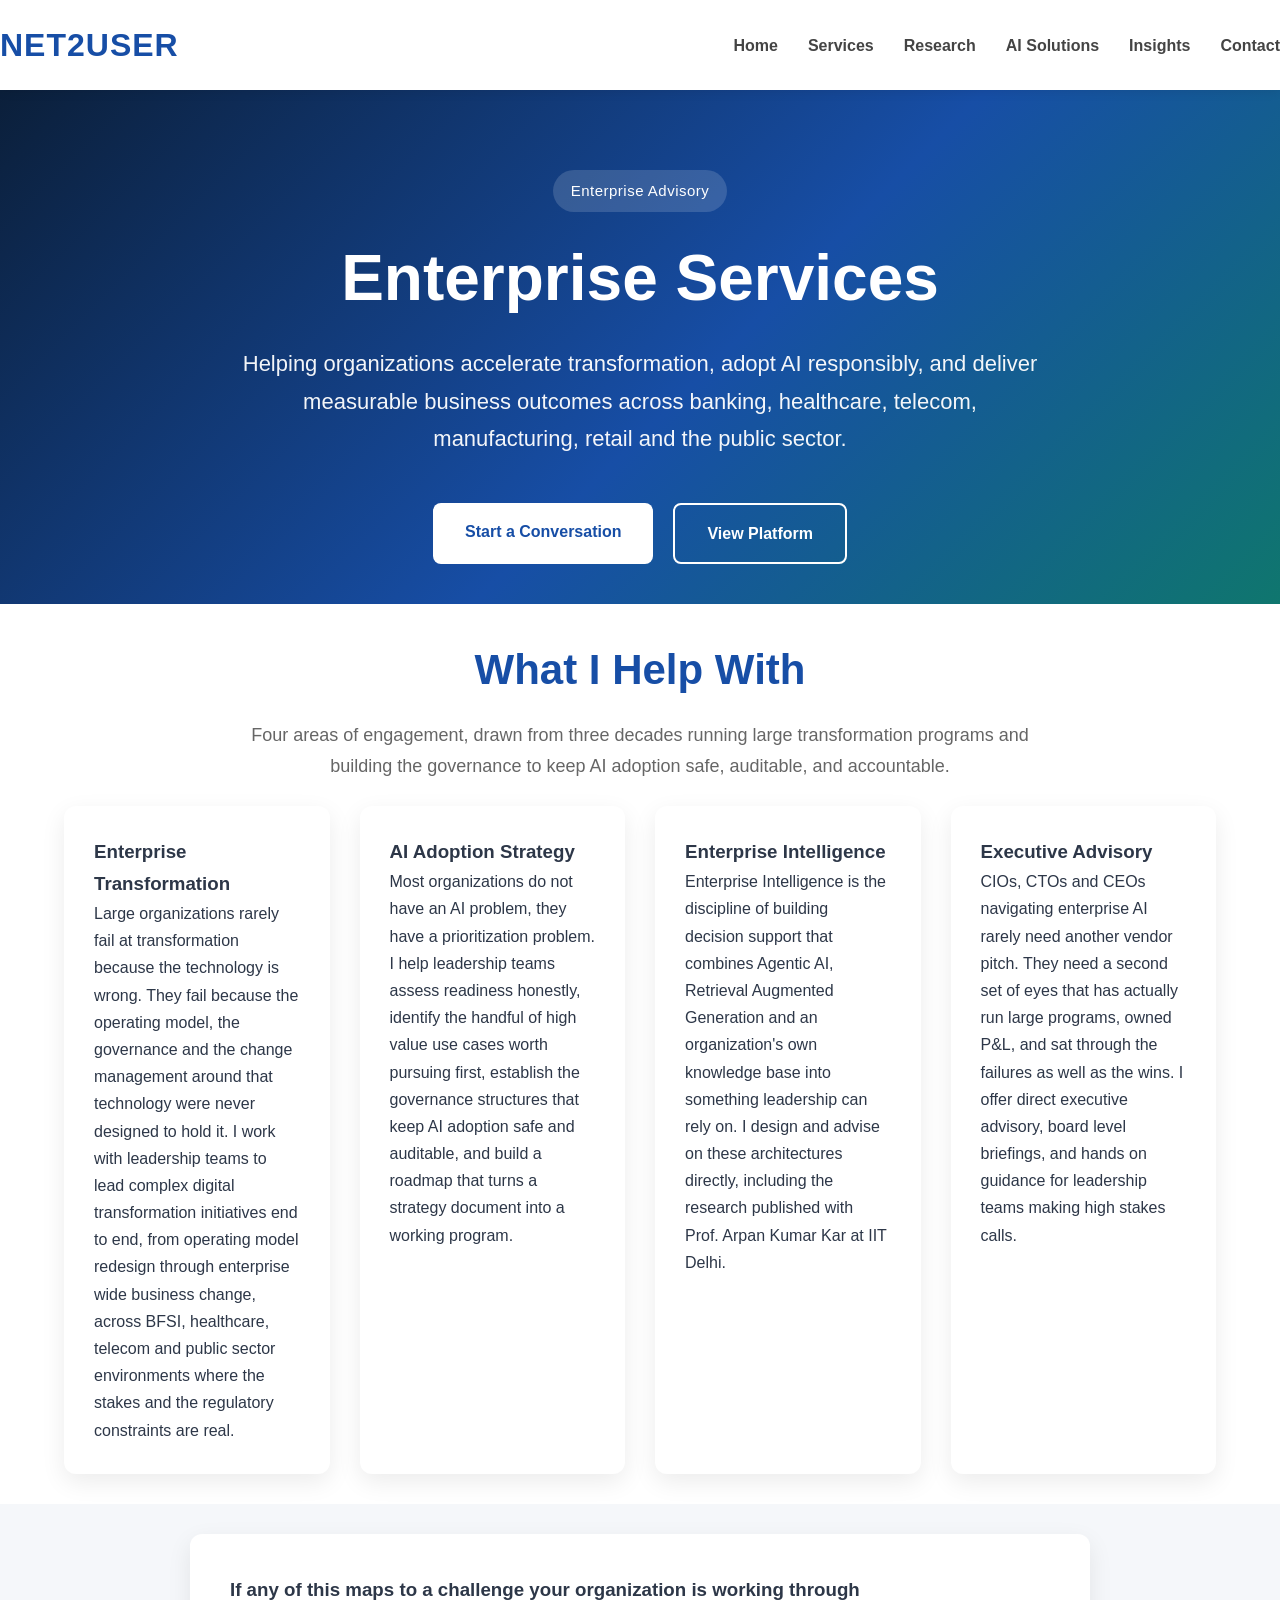
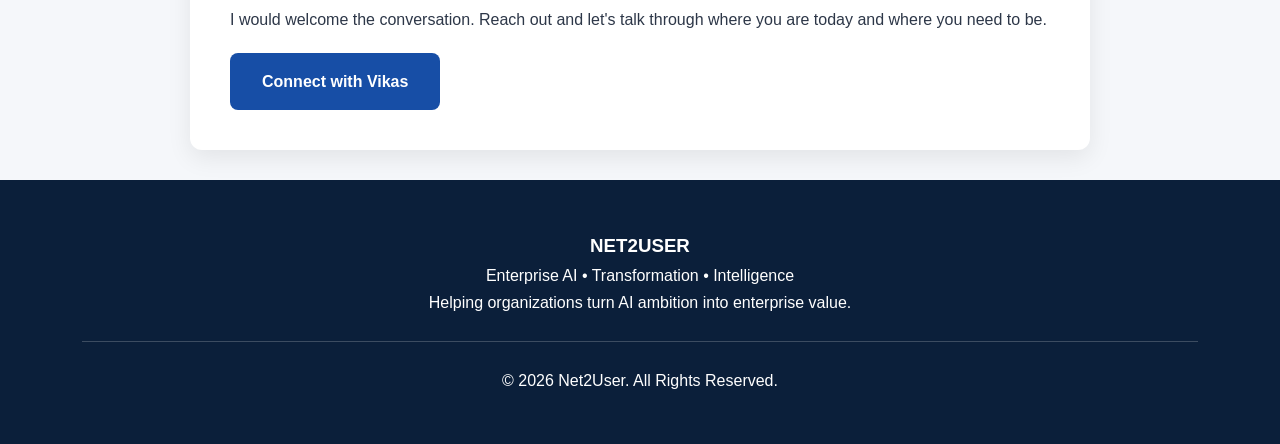
<file: services.html>
<!DOCTYPE html>
<html lang="en">
<head>

<!-- Google tag (gtag.js) -->
<script async src="https://www.googletagmanager.com/gtag/js?id=G-8HYZLM2S2Q"></script>
<script>
  window.dataLayer = window.dataLayer || [];
  function gtag(){dataLayer.push(arguments);}
  gtag('js', new Date());
  gtag('config', 'G-8HYZLM2S2Q');
</script>

<meta charset="UTF-8">
<meta name="viewport" content="width=device-width, initial-scale=1.0">
<title>Services | Net2User</title>
<meta name="description" content="Enterprise transformation, AI adoption strategy, enterprise intelligence and executive advisory services from Vikas Sharma, Net2User.">
<link rel="stylesheet" href="css/styles.css">
</head>
<body>

<header>
<nav class="navbar">
<div class="logo">NET2USER</div>
<button class="menu-toggle" id="menuToggle" aria-label="Toggle menu">
<span></span>
<span></span>
<span></span>
</button>
<ul class="nav-links" id="navLinks">
<li><a href="index.html">Home</a></li>
<li><a href="services.html">Services</a></li>
<li><a href="research.html">Research</a></li>
<li><a href="projects.html">AI Solutions</a></li>
<li><a href="insights.html">Insights</a></li>
<li><a href="contact.html">Contact</a></li>
</ul>
</nav>
</header>

<section class="hero">
<div class="hero-content">
<span class="eyebrow">Enterprise Advisory</span>
<h1>Enterprise Services</h1>
<p>
Helping organizations accelerate transformation, adopt AI responsibly, and deliver measurable business outcomes across banking, healthcare, telecom, manufacturing, retail and the public sector.
</p>
<div class="buttons">
<a href="contact.html" class="btn-primary">Start a Conversation</a>
<a href="projects.html" class="btn-secondary">View Platform</a>
</div>
</div>
</section>

<section class="services">
<div class="container">
<h2>What I Help With</h2>
<p class="section-intro">
Four areas of engagement, drawn from three decades running large transformation programs and building the governance to keep AI adoption safe, auditable, and accountable.
</p>
<div class="services-grid">

<div class="service-card">
<h3>Enterprise Transformation</h3>
<p>
Large organizations rarely fail at transformation because the technology is wrong. They fail because the operating model, the governance and the change management around that technology were never designed to hold it. I work with leadership teams to lead complex digital transformation initiatives end to end, from operating model redesign through enterprise wide business change, across BFSI, healthcare, telecom and public sector environments where the stakes and the regulatory constraints are real.
</p>
</div>

<div class="service-card">
<h3>AI Adoption Strategy</h3>
<p>
Most organizations do not have an AI problem, they have a prioritization problem. I help leadership teams assess readiness honestly, identify the handful of high value use cases worth pursuing first, establish the governance structures that keep AI adoption safe and auditable, and build a roadmap that turns a strategy document into a working program.
</p>
</div>

<div class="service-card">
<h3>Enterprise Intelligence</h3>
<p>
Enterprise Intelligence is the discipline of building decision support that combines Agentic AI, Retrieval Augmented Generation and an organization's own knowledge base into something leadership can rely on. I design and advise on these architectures directly, including the research published with Prof. Arpan Kumar Kar at IIT Delhi.
</p>
</div>

<div class="service-card">
<h3>Executive Advisory</h3>
<p>
CIOs, CTOs and CEOs navigating enterprise AI rarely need another vendor pitch. They need a second set of eyes that has actually run large programs, owned P&L, and sat through the failures as well as the wins. I offer direct executive advisory, board level briefings, and hands on guidance for leadership teams making high stakes calls.
</p>
</div>

</div>
</div>
</section>

<section class="advisor">
<div class="container">
<div class="advisor-box">
<h3>If any of this maps to a challenge your organization is working through</h3>
<p>I would welcome the conversation. Reach out and let's talk through where you are today and where you need to be.</p>
<a href="contact.html" class="btn-primary">Connect with Vikas</a>
</div>
</div>
</section>

<footer>
<div class="container">
<div class="footer-content">
<h3>NET2USER</h3>
<p>Enterprise AI • Transformation • Intelligence</p>
<p>Helping organizations turn AI ambition into enterprise value.</p>
<hr>
<p>© 2026 Net2User. All Rights Reserved.</p>
</div>
</div>
</footer>

<script src="js/main.js"></script>
</body>
</html>
</file>
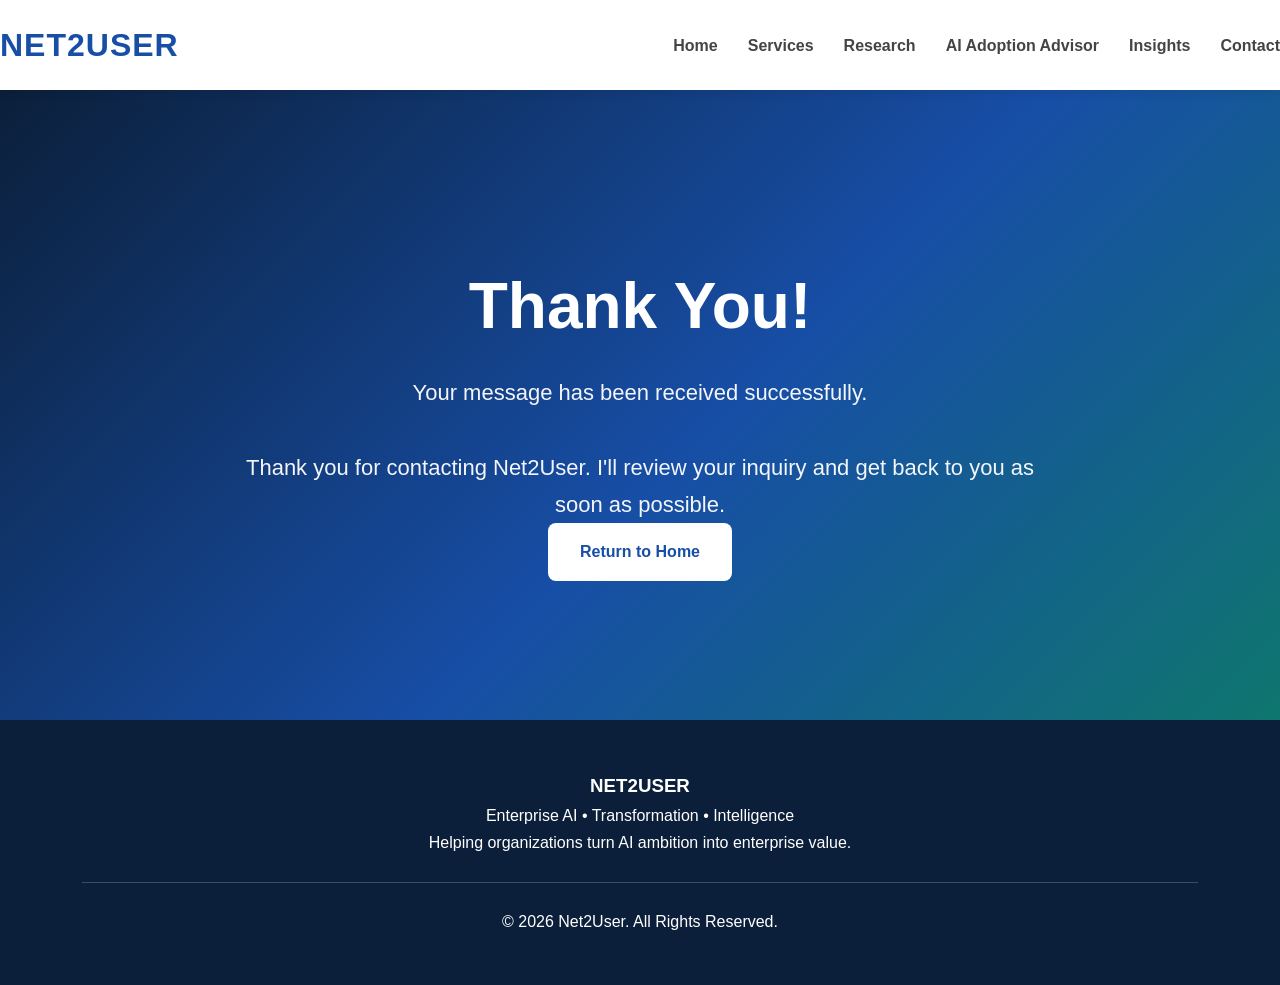
<file: thankyou.html>
<!DOCTYPE html>
<html lang="en">
<head>

<!-- Google tag (gtag.js) -->
<script async src="https://www.googletagmanager.com/gtag/js?id=G-8HYZLM2S2Q"></script>
<script>
  window.dataLayer = window.dataLayer || [];
  function gtag(){dataLayer.push(arguments);}
  gtag('js', new Date());
  gtag('config', 'G-8HYZLM2S2Q');
</script>

<meta charset="UTF-8">
    <meta name="viewport" content="width=device-width, initial-scale=1.0">
    <title>Thank You | Net2User</title>
    <link rel="stylesheet" href="css/styles.css">
</head>
<body>

<header>
<nav class="navbar">
<div class="logo">NET2USER</div>
<button class="menu-toggle" id="menuToggle" aria-label="Toggle menu">
<span></span>
<span></span>
<span></span>
</button>
<ul class="nav-links" id="navLinks">
<li><a href="index.html">Home</a></li>
<li><a href="services.html">Services</a></li>
<li><a href="research.html">Research</a></li>
<li><a href="projects.html">AI Adoption Advisor</a></li>
<li><a href="insights.html">Insights</a></li>
<li><a href="contact.html">Contact</a></li>
</ul>
</nav>
</header>

<section class="hero" style="min-height:70vh;display:flex;align-items:center;justify-content:center;text-align:center;">
    <div class="container">
        <h1>Thank You!</h1>
        <p class="section-intro" style="color:white;">
            Your message has been received successfully.
            <br><br>
            Thank you for contacting Net2User.
            I'll review your inquiry and get back to you as soon as possible.
        </p>
        <a href="index.html" class="btn-primary">
            Return to Home
        </a>
    </div>
</section>

<footer>
<div class="container">
<div class="footer-content">
<h3>NET2USER</h3>
<p>Enterprise AI • Transformation • Intelligence</p>
<p>Helping organizations turn AI ambition into enterprise value.</p>
<hr>
<p>© 2026 Net2User. All Rights Reserved.</p>
</div>
</div>
</footer>

<script src="js/main.js"></script>
</body>
</html>
</file>
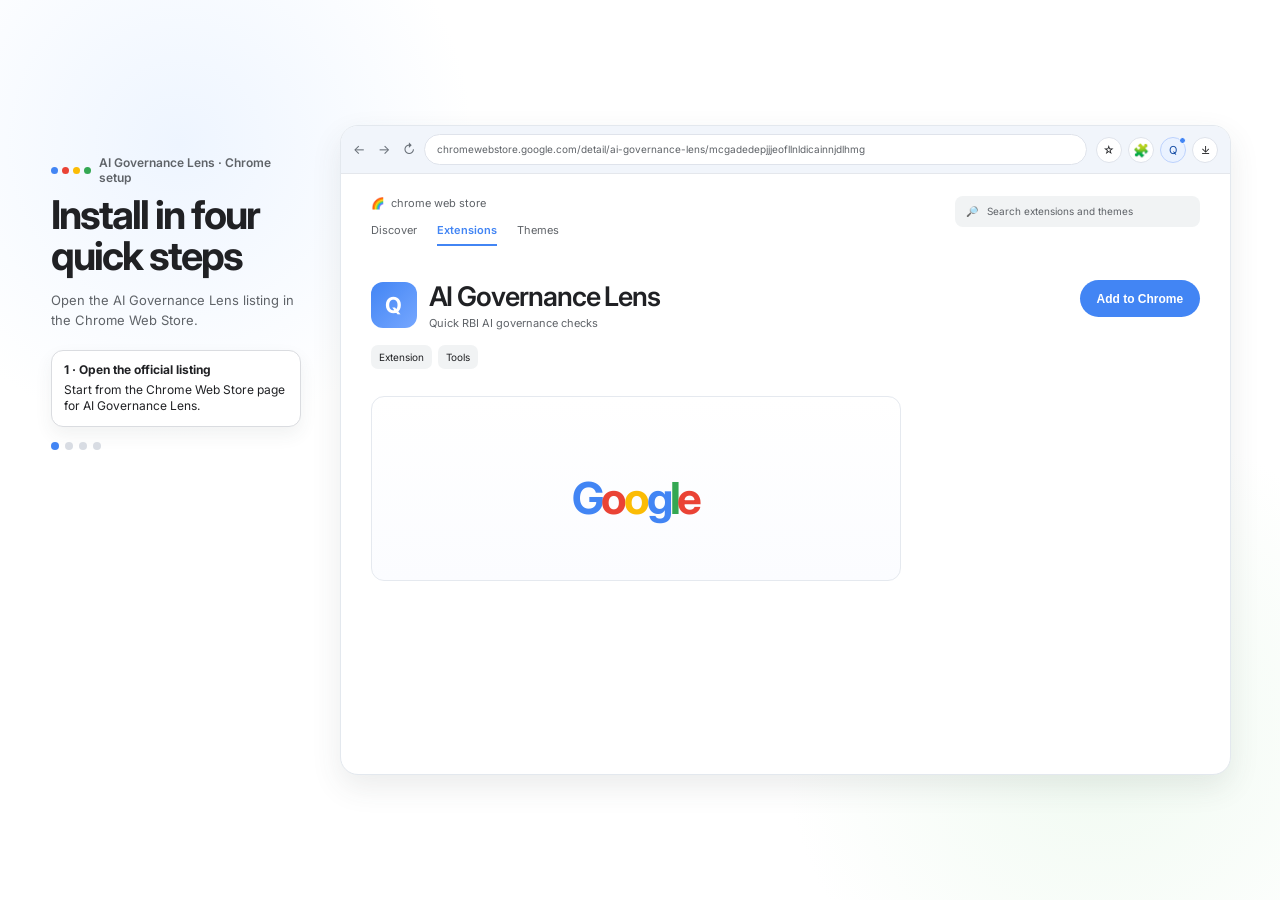
<file: demos/install-demo.html>
<!DOCTYPE html>
<html lang="en"><head><meta charset="UTF-8"><meta name="viewport" content="width=device-width,initial-scale=1.0"><title>AI Governance Lens — Installation Demo</title><link rel="preconnect" href="https://fonts.googleapis.com"><link rel="preconnect" href="https://fonts.gstatic.com" crossorigin><link href="https://fonts.googleapis.com/css2?family=Inter:wght@400;500;600;700&display=swap" rel="stylesheet"><style>
:root{--blue:#4285f4;--red:#ea4335;--yellow:#fbbc05;--green:#34a853;--ink:#202124;--muted:#5f6368;--line:#dadce0}*{box-sizing:border-box}body{margin:0;background:#fff;color:var(--ink);font-family:Inter,Arial,sans-serif;overflow:hidden}.stage{min-height:100vh;padding:clamp(20px,4vw,56px);display:grid;place-items:center;background:radial-gradient(circle at 14% 16%,#eef5ff 0,transparent 22%),radial-gradient(circle at 86% 82%,#f0faf1 0,transparent 24%),#fff}.layout{width:min(1180px,96vw);display:grid;grid-template-columns:minmax(190px,250px) 1fr;gap:clamp(18px,3vw,42px);align-items:center}.intro{align-self:start;padding-top:30px}.eyebrow{display:flex;align-items:center;gap:8px;color:var(--muted);font-size:12px;font-weight:600}.dots{display:flex;gap:4px}.dots i{display:block;width:7px;height:7px;border-radius:50%}.dots i:nth-child(1){background:var(--blue)}.dots i:nth-child(2){background:var(--red)}.dots i:nth-child(3){background:var(--yellow)}.dots i:nth-child(4){background:var(--green)}h1{font-size:clamp(25px,3.1vw,42px);line-height:1.04;letter-spacing:-.05em;margin:10px 0 12px}.intro p{font-size:13px;line-height:1.55;color:var(--muted);margin:0}.scene{margin-top:20px;padding:11px 12px;border:1px solid var(--line);border-radius:12px;background:#fff;font-size:12px;line-height:1.4;box-shadow:0 8px 18px rgba(60,64,67,.07)}.scene b{display:block;font-size:12px;margin-bottom:3px}.steps{display:flex;gap:6px;margin-top:15px}.steps i{width:8px;height:8px;border-radius:50%;background:#d8dce3}.s1 .steps i:nth-child(1),.s2 .steps i:nth-child(2),.s3 .steps i:nth-child(3),.s4 .steps i:nth-child(4){background:var(--blue)}.browser{width:100%;height:min(650px,82vh);min-height:510px;border:1px solid #e3e8ee;border-radius:18px;background:#fff;overflow:hidden;box-shadow:0 12px 30px rgba(60,64,67,.10)}.bar{height:48px;background:#f1f5fb;border-bottom:1px solid #e4e7ec;padding:8px 12px;display:flex;align-items:center;gap:9px}.nav{font-size:13px;color:#697078;white-space:nowrap}.addr{height:31px;flex:1;border:1px solid #dfe3eb;border-radius:999px;background:#fff;padding:8px 12px;font-size:10px;color:#5f6368;white-space:nowrap;overflow:hidden}.tools{display:flex;gap:6px;align-items:center}.tool{width:26px;height:26px;border-radius:50%;background:#fff;border:1px solid #dfe3eb;display:grid;place-items:center;font-size:11px;position:relative}.tool.extension{font-size:13px}.tool.pinned{border-color:#bcd1fc;background:#eaf2ff;color:#174ea6}.tool.pinned:after{content:'';position:absolute;width:5px;height:5px;border-radius:50%;background:var(--blue);right:-1px;top:-1px;border:1px solid #fff}.screen{height:calc(100% - 48px);position:relative;overflow:hidden}.store{padding:22px 30px}.storetop{display:flex;justify-content:space-between;gap:18px;align-items:flex-start}.brand{font-size:11px;color:#5f6368}.tabs{display:flex;gap:20px;margin-top:13px;font-size:11px;color:#5f6368}.tabs .active{color:var(--blue);font-weight:600;border-bottom:2px solid var(--blue);padding-bottom:7px}.search{width:245px;height:31px;border-radius:8px;background:#f1f3f4;font-size:10px;color:#5f6368;padding:9px 11px}.listing{display:grid;grid-template-columns:1fr auto;gap:20px;margin-top:34px}.identity{display:flex;gap:12px;align-items:center}.logo{width:46px;height:46px;border-radius:12px;background:linear-gradient(135deg,var(--blue),#76a7ff);display:grid;place-items:center;color:#fff;font-size:22px;font-weight:700}.name{font-size:27px;font-weight:600;letter-spacing:-.04em}.sub{font-size:11px;color:var(--muted);margin-top:3px}.tags{display:flex;gap:6px;margin-top:15px}.tag{font-size:10px;padding:6px 8px;background:#f1f3f4;border-radius:7px}.add{height:37px;padding:0 17px;border:none;border-radius:999px;background:var(--blue);color:#fff;font-size:12px;font-weight:600}.preview{width:min(530px,86%);height:185px;margin-top:27px;border:1px solid #e5e9ef;border-radius:13px;position:relative;background:linear-gradient(#fff,#fbfcff)}.google{position:absolute;left:50%;top:55%;transform:translate(-50%,-50%);font-size:44px;font-weight:700;letter-spacing:-.07em}.b{color:var(--blue)}.r{color:var(--red)}.y{color:var(--yellow)}.g{color:var(--green)}.dialogmask{position:absolute;inset:0;background:rgba(32,33,36,.29);opacity:0}.dialog{position:absolute;left:50%;top:23%;transform:translateX(-50%);width:350px;border-radius:13px;background:#fff;padding:15px;box-shadow:0 15px 30px rgba(0,0,0,.2)}.dialog strong{font-size:14px}.dialog p{font-size:11px;line-height:1.45;color:var(--muted);margin:8px 0}.dactions{display:flex;gap:7px;justify-content:flex-end}.dactions span{font-size:10px;font-weight:600;border:1px solid #dfe3eb;padding:8px 10px;border-radius:999px}.dactions .primary{color:#fff;background:var(--blue);border-color:var(--blue)}.ext{position:absolute;right:17px;top:17px;width:215px;padding:12px;border:1px solid #dfe3eb;border-radius:13px;background:#fff;box-shadow:0 12px 25px rgba(60,64,67,.15);opacity:0}.ext strong{font-size:13px}.ext p{font-size:10px;color:var(--muted);line-height:1.4}.item{margin-top:8px;border-top:1px solid #eef1f4;padding-top:9px;display:flex;justify-content:space-between;font-size:11px}.pin-icon{color:var(--blue);font-size:16px}.success{position:absolute;right:80px;top:53px;width:230px;border:1px solid #dfe3eb;border-radius:12px;background:#fff;padding:10px;display:flex;gap:9px;box-shadow:0 13px 25px rgba(60,64,67,.14);opacity:0}.mini{width:30px;height:30px;border-radius:8px;background:var(--blue);color:#fff;display:grid;place-items:center;font-size:15px;font-weight:700;flex:0 0 30px}.success b{font-size:10px;line-height:1.35;display:block}.success span{font-size:9px;color:var(--muted);line-height:1.35;display:block;margin-top:2px}.pin-note{position:absolute;right:18px;top:55px;padding:7px 9px;border:1px solid #bcd1fc;border-radius:8px;background:#fff;font-size:9px;color:#174ea6;opacity:0;box-shadow:0 8px 15px rgba(60,64,67,.10)}.pin-note:before{content:'';position:absolute;top:-5px;right:30px;width:8px;height:8px;background:#fff;border-left:1px solid #bcd1fc;border-top:1px solid #bcd1fc;transform:rotate(45deg)}.s3 .dialogmask,.s4 .ext,.s4 .success,.s4 .pin-note{opacity:1;transition:.35s}.s4 .success{transition-delay:.1s}.s4 .pin-note{transition-delay:.25s}@media(max-width:800px){body{overflow:auto}.stage{padding:24px 14px}.layout{grid-template-columns:1fr}.intro{padding:0}.browser{height:610px;min-height:0}.search{display:none}.store{padding:17px}.name{font-size:22px}.preview{width:100%}.intro p{max-width:46ch}.success{right:14px}.pin-note{right:12px}}
</style></head><body><main class="stage s1" id="stage"><div class="layout"><section class="intro"><div class="eyebrow"><span class="dots"><i></i><i></i><i></i><i></i></span>AI Governance Lens · Chrome setup</div><h1>Install in four quick steps</h1><p id="introText">Open the AI Governance Lens listing in the Chrome Web Store.</p><div class="scene"><b id="sceneTitle">1 · Open the official listing</b><span id="sceneCopy">Start from the Chrome Web Store page for AI Governance Lens.</span></div><div class="steps"><i></i><i></i><i></i><i></i></div></section><section class="browser"><div class="bar"><span class="nav">←　→　↻</span><div class="addr">chromewebstore.google.com/detail/ai-governance-lens/mcgadedepjjjeofllnldicainnjdlhmg</div><div class="tools"><span class="tool">☆</span><span class="tool extension">🧩</span><span class="tool pinned" title="AI Governance Lens pinned">Q</span><span class="tool">⤓</span></div></div><div class="screen"><div class="store"><div class="storetop"><div><div class="brand">🌈 &nbsp;chrome web store</div><div class="tabs"><span>Discover</span><span class="active">Extensions</span><span>Themes</span></div></div><div class="search">🔎 &nbsp; Search extensions and themes</div></div><div class="listing"><div><div class="identity"><div class="logo">Q</div><div><div class="name">AI Governance Lens</div><div class="sub">Quick RBI AI governance checks</div></div></div><div class="tags"><span class="tag">Extension</span><span class="tag">Tools</span></div><div class="preview"><div class="google"><span class="b">G</span><span class="r">o</span><span class="y">o</span><span class="b">g</span><span class="g">l</span><span class="r">e</span></div></div></div><button class="add">Add to Chrome</button></div></div><div class="dialogmask"><div class="dialog"><strong>Confirm installation</strong><p>Review the browser message, then continue to add AI Governance Lens.</p><div class="dactions"><span>Cancel</span><span class="primary">Continue to install</span></div></div></div><div class="ext"><strong>Extensions</strong><p>Pin the extension to keep it available in the Chrome toolbar.</p><div class="item"><span>AI Governance Lens</span><span class="pin-icon">♟</span></div><div class="item"><span>Manage extensions</span><span>⚙</span></div></div><div class="success"><div class="mini">Q</div><div><b>AI Governance Lens has been added to Chrome</b><span>Open Extensions and pin it for one-click access.</span></div></div><div class="pin-note">AI Governance Lens is pinned here</div></div></section></div></main><script>const stage=document.getElementById('stage'),title=document.getElementById('sceneTitle'),copy=document.getElementById('sceneCopy'),intro=document.getElementById('introText');const scenes=[['s1','1 · Open the official listing','Start from the Chrome Web Store page for AI Governance Lens.','Open the AI Governance Lens listing in the Chrome Web Store.'],['s2','2 · Select Add to Chrome','Use the primary button to start installation.','Select Add to Chrome to begin installation.'],['s3','3 · Confirm installation','Approve the browser dialog to continue.','Confirm the browser dialog to finish setup.'],['s4','4 · Pin for quick access','The AI Governance Lens Q icon is now visible and pinned in the browser toolbar.','The pinned toolbar icon gives you one-click access to AI Governance Lens.']];let n=0;setInterval(()=>{n=(n+1)%4;stage.className='stage '+scenes[n][0];title.textContent=scenes[n][1];copy.textContent=scenes[n][2];intro.textContent=scenes[n][3]},3200)</script></body></html>
</file>
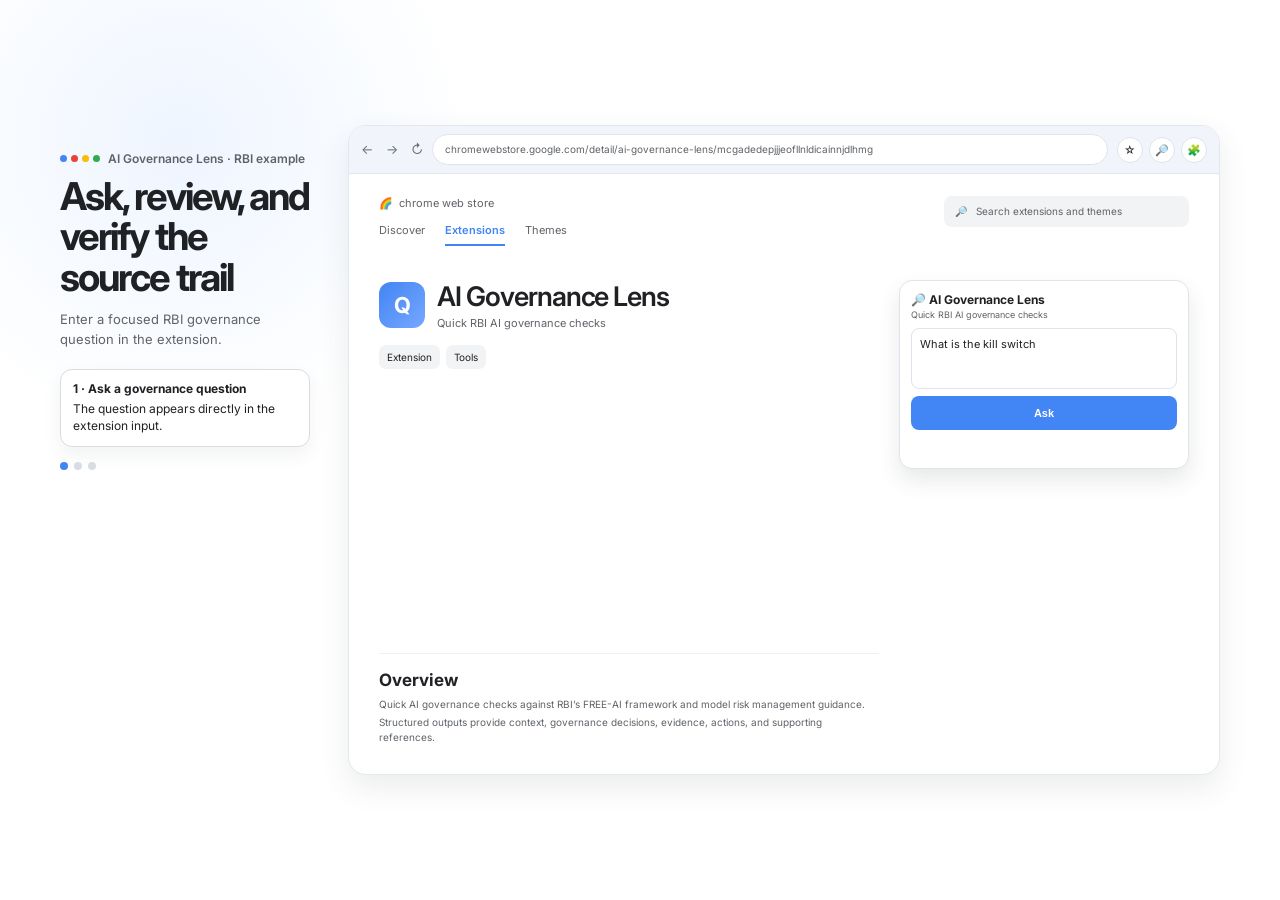
<file: demos/rbi-query-demo.html>
<!DOCTYPE html>
<html lang="en"><head><meta charset="UTF-8"><meta name="viewport" content="width=device-width,initial-scale=1.0"><title>AI Governance Lens — RBI Query Demo</title><link rel="preconnect" href="https://fonts.googleapis.com"><link rel="preconnect" href="https://fonts.gstatic.com" crossorigin><link href="https://fonts.googleapis.com/css2?family=Inter:wght@400;500;600;700&display=swap" rel="stylesheet"><style>
:root{--blue:#4285f4;--ink:#202124;--muted:#5f6368;--line:#dadce0}*{box-sizing:border-box}body{margin:0;background:#fff;color:var(--ink);font-family:Inter,Arial,sans-serif;overflow:hidden}.stage{min-height:100vh;padding:clamp(18px,3vw,46px);display:grid;place-items:center;background:radial-gradient(circle at 14% 16%,#eef5ff 0,transparent 22%),#fff}.layout{width:min(1160px,96vw);display:grid;grid-template-columns:minmax(190px,250px) 1fr;gap:clamp(18px,3vw,42px);align-items:center}.intro{align-self:start;padding-top:26px}.eyebrow{display:flex;align-items:center;gap:8px;color:var(--muted);font-size:12px;font-weight:600}.dots{display:flex;gap:4px}.dots i{width:7px;height:7px;border-radius:50%;display:block}.dots i:nth-child(1){background:#4285f4}.dots i:nth-child(2){background:#ea4335}.dots i:nth-child(3){background:#fbbc05}.dots i:nth-child(4){background:#34a853}h1{font-size:clamp(25px,3vw,40px);line-height:1.05;letter-spacing:-.05em;margin:10px 0 12px}.intro p{font-size:13px;line-height:1.55;color:var(--muted);margin:0}.scene{margin-top:20px;padding:11px 12px;border:1px solid var(--line);border-radius:12px;background:#fff;font-size:12px;line-height:1.4;box-shadow:0 8px 18px rgba(60,64,67,.07)}.scene b{display:block;font-size:12px;margin-bottom:3px}.steps{display:flex;gap:6px;margin-top:15px}.steps i{width:8px;height:8px;border-radius:50%;background:#d8dce3}.typing .steps i:nth-child(1),.checking .steps i:nth-child(2),.answer .steps i:nth-child(3){background:var(--blue)}.browser{height:min(650px,82vh);min-height:510px;width:100%;background:#fff;border:1px solid #e3e8ee;border-radius:18px;overflow:hidden;box-shadow:0 12px 30px rgba(60,64,67,.1)}.bar{height:48px;background:#f1f5fb;border-bottom:1px solid #e4e7ec;padding:8px 12px;display:flex;align-items:center;gap:9px}.nav{font-size:13px;color:#697078;white-space:nowrap}.addr{height:31px;flex:1;border:1px solid #dfe3eb;border-radius:999px;background:#fff;padding:8px 12px;font-size:10px;color:#5f6368;white-space:nowrap;overflow:hidden}.tools{display:flex;gap:6px}.tool{width:26px;height:26px;border-radius:50%;background:#fff;border:1px solid #dfe3eb;display:grid;place-items:center;font-size:11px}.screen{height:calc(100% - 48px);position:relative;overflow:hidden}.store{padding:22px 30px}.storetop{display:flex;justify-content:space-between;gap:18px;align-items:flex-start}.brand{font-size:11px;color:#5f6368}.tabs{display:flex;gap:20px;margin-top:13px;font-size:11px;color:#5f6368}.tabs .active{color:var(--blue);font-weight:600;border-bottom:2px solid var(--blue);padding-bottom:7px}.search{width:245px;height:31px;border-radius:8px;background:#f1f3f4;font-size:10px;color:#5f6368;padding:9px 11px}.content{display:grid;grid-template-columns:1fr 290px;gap:20px;margin-top:34px}.identity{display:flex;gap:12px;align-items:center}.logo{width:46px;height:46px;border-radius:12px;background:linear-gradient(135deg,var(--blue),#76a7ff);display:grid;place-items:center;color:#fff;font-size:22px;font-weight:700}.name{font-size:27px;font-weight:600;letter-spacing:-.04em}.sub{font-size:11px;color:var(--muted);margin-top:3px}.tags{display:flex;gap:6px;margin-top:15px}.tag{font-size:10px;padding:6px 8px;background:#f1f3f4;border-radius:7px}.overview{position:absolute;left:30px;right:340px;bottom:25px;border-top:1px solid #edf0f4;padding-top:16px}.overview h3{margin:0 0 7px;font-size:17px}.overview p{font-size:10px;color:var(--muted);line-height:1.48;margin:4px 0}.popup{position:relative;padding:11px;border:1px solid #dfe3eb;border-radius:13px;background:#fff;box-shadow:0 11px 22px rgba(60,64,67,.12)}.phead{font-size:12px;font-weight:700}.psub{font-size:9px;color:var(--muted);margin:2px 0 8px}.question{min-height:61px;border:1px solid #dfe3eb;border-radius:8px;padding:8px;font-size:11px;line-height:1.4}.ask{width:100%;height:34px;border:0;border-radius:8px;background:var(--blue);color:#fff;font-size:11px;font-weight:600;margin-top:7px}.status{margin-top:7px;color:var(--muted);font-size:9px;display:flex;align-items:center;gap:6px;opacity:0}.spin{width:10px;height:10px;border:2px solid #dbe6ff;border-top-color:var(--blue);border-radius:50%;animation:spin .9s linear infinite}@keyframes spin{to{transform:rotate(360deg)}}.result{height:0;opacity:0;overflow:hidden;margin-top:9px;background:#eef3fd;border-left:3px solid var(--blue);border-radius:9px;transition:height .6s ease,opacity .35s ease}.resultinner{padding:10px 10px 14px;font-size:9.6px;line-height:1.48;transition:transform 6.2s ease-in-out}.result h4{font-size:10px;margin:0 0 3px}.result p{margin:0 0 8px}.refs{display:flex;flex-wrap:wrap;gap:4px}.ref{font-size:7.5px;color:#735a00;background:#fce8b2;border-radius:999px;padding:3px 5px}.checking .status{opacity:1}.checking .ask{background:#d4d7db}.answer .result{height:347px;opacity:1}.answer .resultinner{transform:translateY(-430px);transition-delay:1.5s}@media(max-width:800px){body{overflow:auto}.stage{padding:24px 14px}.layout{grid-template-columns:1fr}.intro{padding:0}.browser{height:620px;min-height:0}.store{padding:17px}.search{display:none}.name{font-size:22px}.content{grid-template-columns:1fr;margin-top:28px}.overview{display:none}.popup{margin-top:12px}.intro p{max-width:46ch}}
</style></head><body><main class="stage typing" id="stage"><div class="layout"><section class="intro"><div class="eyebrow"><span class="dots"><i></i><i></i><i></i><i></i></span>AI Governance Lens · RBI example</div><h1>Ask, review, and verify the source trail</h1><p id="introText">Enter a focused RBI governance question in the extension.</p><div class="scene"><b id="sceneTitle">1 · Ask a governance question</b><span id="sceneCopy">The question appears directly in the extension input.</span></div><div class="steps"><i></i><i></i><i></i></div></section><section class="browser"><div class="bar"><span class="nav">←　→　↻</span><div class="addr">chromewebstore.google.com/detail/ai-governance-lens/mcgadedepjjjeofllnldicainnjdlhmg</div><div class="tools"><span class="tool">☆</span><span class="tool">🔎</span><span class="tool">🧩</span></div></div><div class="screen"><div class="store"><div class="storetop"><div><div class="brand">🌈 &nbsp;chrome web store</div><div class="tabs"><span>Discover</span><span class="active">Extensions</span><span>Themes</span></div></div><div class="search">🔎 &nbsp; Search extensions and themes</div></div><div class="content"><div><div class="identity"><div class="logo">Q</div><div><div class="name">AI Governance Lens</div><div class="sub">Quick RBI AI governance checks</div></div></div><div class="tags"><span class="tag">Extension</span><span class="tag">Tools</span></div></div><div class="popup"><div class="phead">🔎 AI Governance Lens</div><div class="psub">Quick RBI AI governance checks</div><div class="question" id="question"></div><button class="ask">Ask</button><div class="status"><i class="spin"></i>Checking, may take a few seconds...</div><div class="result"><div class="resultinner"><h4>RBI Information</h4><p>The draft Guidance on Regulatory Principles for Model Risk Management, 2026 states that human-oversight arrangements must include override, suspension, or deactivation mechanisms, including kill-switch arrangements for AI models.</p><h4>Contextual Interpretation</h4><p>For AI or ML models making decisions without continuous human intervention, RBI expects a functional kill-switch that can halt model execution or output when triggered by a human or automated safety signal.</p><h4>Governance Decision</h4><p>Proceed with conditions: deploy only after the kill-switch is documented, tested, access-controlled, and integrated into the model-risk management framework.</p><h4>Evidence</h4><p>Guidance on Regulatory Principles for Model Risk Management, 2026 Draft, Human Oversight section; override, suspension, and deactivation mechanisms including kill-switch arrangements.</p><h4>Action</h4><p>Design and implement a kill-switch, record activation events, notify relevant stakeholders, and complete governance review before production use.</p><div class="refs"><span class="ref">Guidance on Regulatory Principles for Model Risk Management</span><span class="ref">Framework for Responsible and Ethical Enablement of AI</span><span class="ref">Reserve Bank of India Digital Lending</span></div></div></div></div></div><div class="overview"><h3>Overview</h3><p>Quick AI governance checks against RBI’s FREE-AI framework and model risk management guidance.</p><p>Structured outputs provide context, governance decisions, evidence, actions, and supporting references.</p></div></div></section></div></main><script>const stage=document.getElementById('stage'),question=document.getElementById('question'),title=document.getElementById('sceneTitle'),copy=document.getElementById('sceneCopy'),intro=document.getElementById('introText'),q='What is the kill switch requirement?';const scenes=[['typing','1 · Ask a governance question','The question appears directly in the extension input.','Enter a focused RBI governance question in the extension.'],['checking','2 · Check the RBI context','A short checking state confirms the request is being processed.','AI Governance Lens checks the relevant RBI context.'],['answer','3 · Review and verify','Read the answer, then scroll down to evidence and supporting references.','Review the structured guidance and source trail.']];let k=0,n=0;function type(){if(k<=q.length){question.textContent=q.slice(0,k++);setTimeout(type,k<8?80:40)}}type();setInterval(()=>{n=(n+1)%3;stage.className='stage '+scenes[n][0];title.textContent=scenes[n][1];copy.textContent=scenes[n][2];intro.textContent=scenes[n][3];if(n===0){k=0;question.textContent='';type()}},9000)</script></body></html>
</file>
<file: css/styles.css>
/* ==========================================
NET2USER
Enterprise AI, Transformation & Intelligence
Version 1.0
========================================== */

*{
    margin:0;
    padding:0;
    box-sizing:border-box;
}

html{
    scroll-behavior:smooth;
}

body{
    font-family:"Segoe UI",Arial,sans-serif;
    background:#ffffff;
    color:#2d3748;
    line-height:1.7;
}

img{
    max-width:100%;
    display:block;
}

.container{
    width:90%;
    max-width:1200px;
    margin:auto;
}

/* ===========================
Navigation
=========================== */

header{
    position:sticky;
    top:0;
    z-index:999;
    background:#ffffff;
    box-shadow:0 2px 10px rgba(0,0,0,.08);
}

.navbar{
    display:flex;
    justify-content:space-between;
    align-items:center;
    padding:18px 0;
}

.logo{
    color:#174EA6;
    font-size:32px;
    font-weight:700;
    letter-spacing:1px;
}

.nav-links{
    display:flex;
    list-style:none;
    gap:30px;
}

.nav-links a{
    text-decoration:none;
    color:#444;
    font-weight:600;
    transition:.3s;
}

.nav-links a:hover{
    color:#174EA6;
}

.menu-toggle{
    display:none;
    flex-direction:column;
    justify-content:space-between;
    width:28px;
    height:20px;
    background:none;
    border:none;
    cursor:pointer;
    padding:0;
}

.menu-toggle span{
    display:block;
    height:3px;
    width:100%;
    background:#174EA6;
    border-radius:2px;
}

/* ===========================
Hero
=========================== */

.hero{
    background:linear-gradient(
        135deg,
        #0B1F3A 0%,
        #174EA6 55%,
        #0F766E 100%
    );
    color:white;
    text-align:center;
    padding:80px 20px 40px;
}

.eyebrow{
    display:inline-block;
    padding:8px 18px;
    background:rgba(255,255,255,.15);
    border-radius:40px;
    margin-bottom:30px;
    font-size:15px;
    letter-spacing:.5px;
}

.hero h1{
    font-size:64px;
    line-height:1.15;
    margin-bottom:30px;
}

.hero p{
    max-width:820px;
    margin:auto;
    font-size:22px;
    opacity:.95;
}

.buttons{
    margin-top:45px;
    display:flex;
    justify-content:center;
    gap:20px;
    flex-wrap:wrap;
}

.btn-primary{
    display:inline-block;
    background:white;
    color:#174EA6;
    padding:15px 32px;
    border-radius:8px;
    text-decoration:none;
    font-weight:700;
    transition:.3s;
}

.btn-primary:hover{
    transform:translateY(-3px);
}

/* Primary buttons inside white content panels */
.advisor-box .btn-primary,
.profile-content .btn-primary{
    background:#174EA6;
    color:#ffffff;
    margin-top:20px;
}

.advisor-box .btn-primary:hover,
.profile-content .btn-primary:hover{
    background:#123B7C;
}

/* Live Advisor CTA */
#liveAdvisorBtn{
    background:#B0223A;
    color:#ffffff;
}

#liveAdvisorBtn:hover{
    background:#8A1A2D;
}

.btn-secondary{
    display:inline-block;
    border:2px solid white;
    color:white;
    padding:15px 32px;
    border-radius:8px;
    text-decoration:none;
    font-weight:700;
    transition:.3s;
}

.btn-secondary:hover{
    background:white;
    color:#174EA6;
}

/* ===========================
Sections
=========================== */

section{
    padding:30px 0;
}

.section-intro{
    max-width:800px;
    margin:15px auto 25px;
    text-align:center;
    color:#666;
    font-size:18px;
}

h2{
    text-align:center;
    font-size:42px;
    color:#174EA6;
    margin-bottom:10px;
}

/* ===========================
Cards
=========================== */

.experience-grid,
.services-grid,
.research-grid,
.insights-grid{
    display:grid;
    grid-template-columns:repeat(auto-fit,minmax(250px,1fr));
    gap:30px;
}

.experience-card,
.service-card,
.research-card,
.insight-card{
    background:#fff;
    padding:30px;
    border-radius:12px;
    box-shadow:0 8px 25px rgba(0,0,0,.08);
    transition:.3s;
}

.experience-card:hover,
.service-card:hover,
.research-card:hover,
.insight-card:hover{
    transform:translateY(-8px);
}

.service-card img{
    width:100%;
    height:180px;
    object-fit:cover;
    border-radius:10px;
    margin-bottom:20px;
}

/* ===========================
Advisor
=========================== */

.advisor{
    background:#F5F7FA;
}

.advisor-box{
    max-width:900px;
    margin:auto;
    background:#fff;
    padding:40px;
    border-radius:12px;
    box-shadow:0 8px 25px rgba(0,0,0,.08);
}

.advisor-box ul{
    margin:25px 0;
    padding-left:20px;
}

.advisor-box li{
    margin-bottom:12px;
}

/* ===========================
Profile
=========================== */

.profile-box{
    display:grid;
    grid-template-columns:300px 1fr;
    gap:40px;
    align-items:center;
}

.profile-image img{
    border-radius:12px;
}

/* ===========================
Contact
=========================== */

.contact{
    background:#F5F7FA;
    padding-top:15px;
}

.contact .section-intro{
    margin-bottom:15px;
}

.contact-grid{
    display:grid;
    grid-template-columns:320px 1fr;
    gap:60px;
    align-items:start;
    max-width:1100px;
    margin:40px auto 0;
}

.contact-info{
    padding-top:20px;
}

.contact-info h3{
    margin-bottom:10px;
}

.contact-info p{
    margin-bottom:18px;
}

.contact-form,
.contact-form form{
    width:100%;
}

.contact-form input,
.contact-form textarea{
    width:100%;
    padding:15px;
    margin-bottom:20px;
    border:1px solid #ddd;
    border-radius:8px;
    font-size:16px;
}

.contact-form button{
    border:none;
    cursor:pointer;
}

/* ===========================
Footer
=========================== */

footer{
    background:#0B1F3A;
    color:white;
    text-align:center;
    padding:50px 20px;
}

footer hr{
    margin:25px 0;
    border:none;
    border-top:1px solid rgba(255,255,255,.2);
}

/* ===========================
Mobile
=========================== */

@media(max-width:768px){
    .hero h1{
        font-size:42px;
    }

    .navbar{
        flex-direction:row;
        justify-content:space-between;
    }

    .menu-toggle{
        display:flex;
    }

    .nav-links{
        display:none;
        flex-direction:column;
        position:absolute;
        top:70px;
        left:0;
        width:100%;
        background:#ffffff;
        box-shadow:0 8px 20px rgba(0,0,0,.1);
        padding:20px 0;
        gap:0;
    }

    .nav-links.active{
        display:flex;
    }

    .nav-links li{
        text-align:center;
        padding:15px 0;
    }

    .profile-box,
    .contact-grid{
        grid-template-columns:1fr;
    }

    .contact-grid{
        gap:30px;
        margin-top:25px;
    }

    .contact-info{
        padding-top:0;
    }
}

/* AI Governance Lens: teal secondary action */
a.btn-primary.governance-demo-btn,
.advisor-box a.btn-primary.governance-demo-btn{
  background:#0F766E !important;
  background-color:#0F766E !important;
  color:#ffffff !important;
  border:2px solid #0F766E !important;
}

a.btn-primary.governance-demo-btn:hover,
.advisor-box a.btn-primary.governance-demo-btn:hover{
  background:#0B5D57 !important;
  background-color:#0B5D57 !important;
  border-color:#0B5D57 !important;
  color:#ffffff !important;
}

/* Enterprise AI Adoption Advisor: cherry card action */
a.btn-primary.advisor-demo-btn{
  background:#B0223A !important;
  background-color:#B0223A !important;
  color:#ffffff !important;
  border:2px solid #B0223A !important;
}

a.btn-primary.advisor-demo-btn:hover{
  background:#8A1A2D !important;
  background-color:#8A1A2D !important;
  border-color:#8A1A2D !important;
  color:#ffffff !important;
}
</file>
